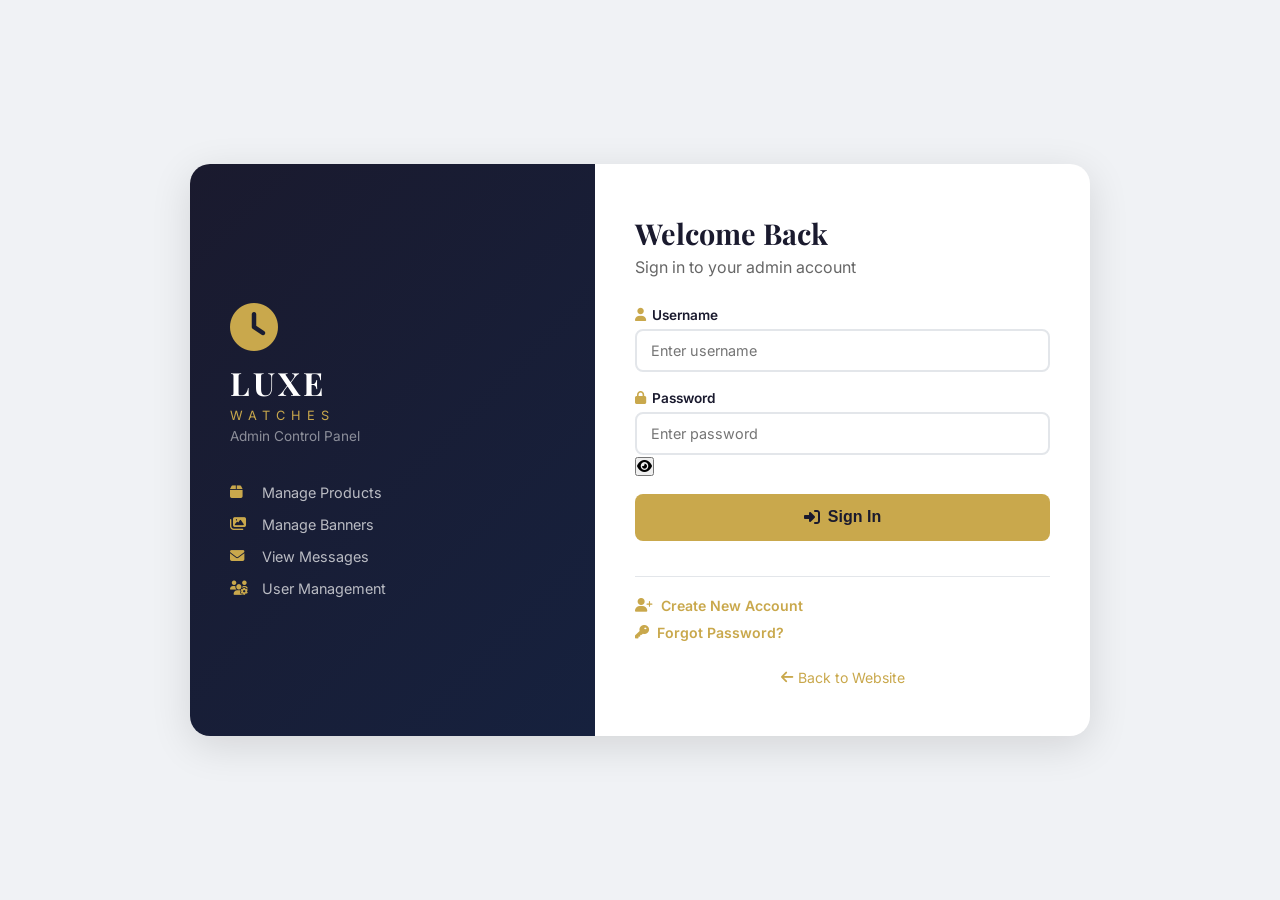
<file: admin/index.html>
<!DOCTYPE html>
<html lang="en">
<head>
    <meta charset="UTF-8">
    <meta name="viewport" content="width=device-width, initial-scale=1.0">
    <title>Admin Login - LUXE WATCHES</title>
    <link rel="stylesheet" href="css/admin.css">
    <link href="https://fonts.googleapis.com/css2?family=Inter:wght@300;400;500;600;700;800&family=Playfair+Display:wght@700;800&display=swap" rel="stylesheet">
    <link rel="stylesheet" href="https://cdnjs.cloudflare.com/ajax/libs/font-awesome/6.5.0/css/all.min.css">
</head>
<body class="login-body">

<div class="login-container">
    <div class="login-left">
        <div class="login-brand">
            <i class="fas fa-clock"></i>
            <h1>LUXE <span>WATCHES</span></h1>
            <p>Admin Control Panel</p>
        </div>
        <div class="login-features">
            <div class="login-feature"><i class="fas fa-box"></i><span>Manage Products</span></div>
            <div class="login-feature"><i class="fas fa-images"></i><span>Manage Banners</span></div>
            <div class="login-feature"><i class="fas fa-envelope"></i><span>View Messages</span></div>
            <div class="login-feature"><i class="fas fa-users-cog"></i><span>User Management</span></div>
        </div>
    </div>
    <div class="login-right">
        <div class="login-form-container">
            <h2>Welcome Back</h2>
            <p class="login-subtitle">Sign in to your admin account</p>
            <form id="loginForm">
                <div class="form-group">
                    <label><i class="fas fa-user"></i> Username</label>
                    <input type="text" id="loginUsername" placeholder="Enter username" required>
                </div>
                <div class="form-group">
                    <label><i class="fas fa-lock"></i> Password</label>
                    <div class="password-wrap">
                        <input type="password" id="loginPassword" placeholder="Enter password" required>
                        <button type="button" id="togglePass">
                            <i class="fas fa-eye"></i>
                        </button>
                    </div>
                </div>
                <button type="submit" id="loginBtn" class="btn-login">
                    <span class="btn-text"><i class="fas fa-sign-in-alt"></i> Sign In</span>
                    <span class="btn-loading" style="display:none;"><i class="fas fa-spinner fa-spin"></i> Signing in...</span>
                </button>
                <div class="login-error" id="loginError" style="display:none;">
                    <i class="fas fa-exclamation-circle"></i>
                    <span id="loginErrorText">Invalid credentials</span>
                </div>
                <div class="login-success" id="loginSuccess" style="display:none;">
                    <i class="fas fa-check-circle"></i>
                    <span>Login successful! Redirecting...</span>
                </div>
            </form>
            <div class="login-links">
                <a href="signup.html" class="auth-link"><i class="fas fa-user-plus"></i> Create New Account</a>
                <a href="forgot-password.html" class="auth-link"><i class="fas fa-key"></i> Forgot Password?</a>
            </div>
            <div class="login-footer">
                <a href="../index.html"><i class="fas fa-arrow-left"></i> Back to Website</a>
            </div>
        </div>
    </div>
</div>

    <script src="../js/config.js"></script>
    <script src="js/admin.js"></script>
    <script src="js/auth.js"></script>
    <script>
        document.addEventListener("DOMContentLoaded", function() {
            if (sessionStorage.getItem("adminLoggedIn") === "true") {
                window.location.href = "dashboard.html";
                return;
            }
            var toggleBtn = document.getElementById("togglePass");
            if (toggleBtn) {
                toggleBtn.addEventListener("click", function() {
                    var inp = document.getElementById("loginPassword");
                    var ico = this.querySelector("i");
                    if (inp.type === "password") { inp.type = "text"; ico.className = "fas fa-eye-slash"; }
                    else { inp.type = "password"; ico.className = "fas fa-eye"; }
                });
            }
            var loginForm = document.getElementById("loginForm");
            if (loginForm) {
                loginForm.addEventListener("submit", function(e) {
                    e.preventDefault();
                    var username = document.getElementById("loginUsername").value.trim();
                    var password = document.getElementById("loginPassword").value;
                    var errorEl = document.getElementById("loginError");
                    var errorText = document.getElementById("loginErrorText");
                    var successEl = document.getElementById("loginSuccess");
                    var btn = document.getElementById("loginBtn");
                    var btnText = btn.querySelector(".btn-text");
                    var btnLoading = btn.querySelector(".btn-loading");
                    errorEl.style.display = "none";
                    if (successEl) { successEl.style.display = "none"; }
                    if (!username || !password) {
                        errorText.textContent = "Please enter username and password";
                        errorEl.style.display = "flex";
                        return;
                    }
                    btnText.style.display = "none";
                    btnLoading.style.display = "inline-flex";
                    btn.disabled = true;
                    loginUser(username, password).then(function(result) {
                        if (result.success) {
                            if (successEl) { successEl.style.display = "flex"; }
                            setTimeout(function() { window.location.href = "dashboard.html"; }, 800);
                        } else {
                            errorText.textContent = result.error || "Invalid credentials";
                            errorEl.style.display = "flex";
                            btnText.style.display = "inline-flex";
                            btnLoading.style.display = "none";
                            btn.disabled = false;
                        }
                    });
                });
            }
        });
    </script>
</body>
</html>
</body>
</html>
</file>
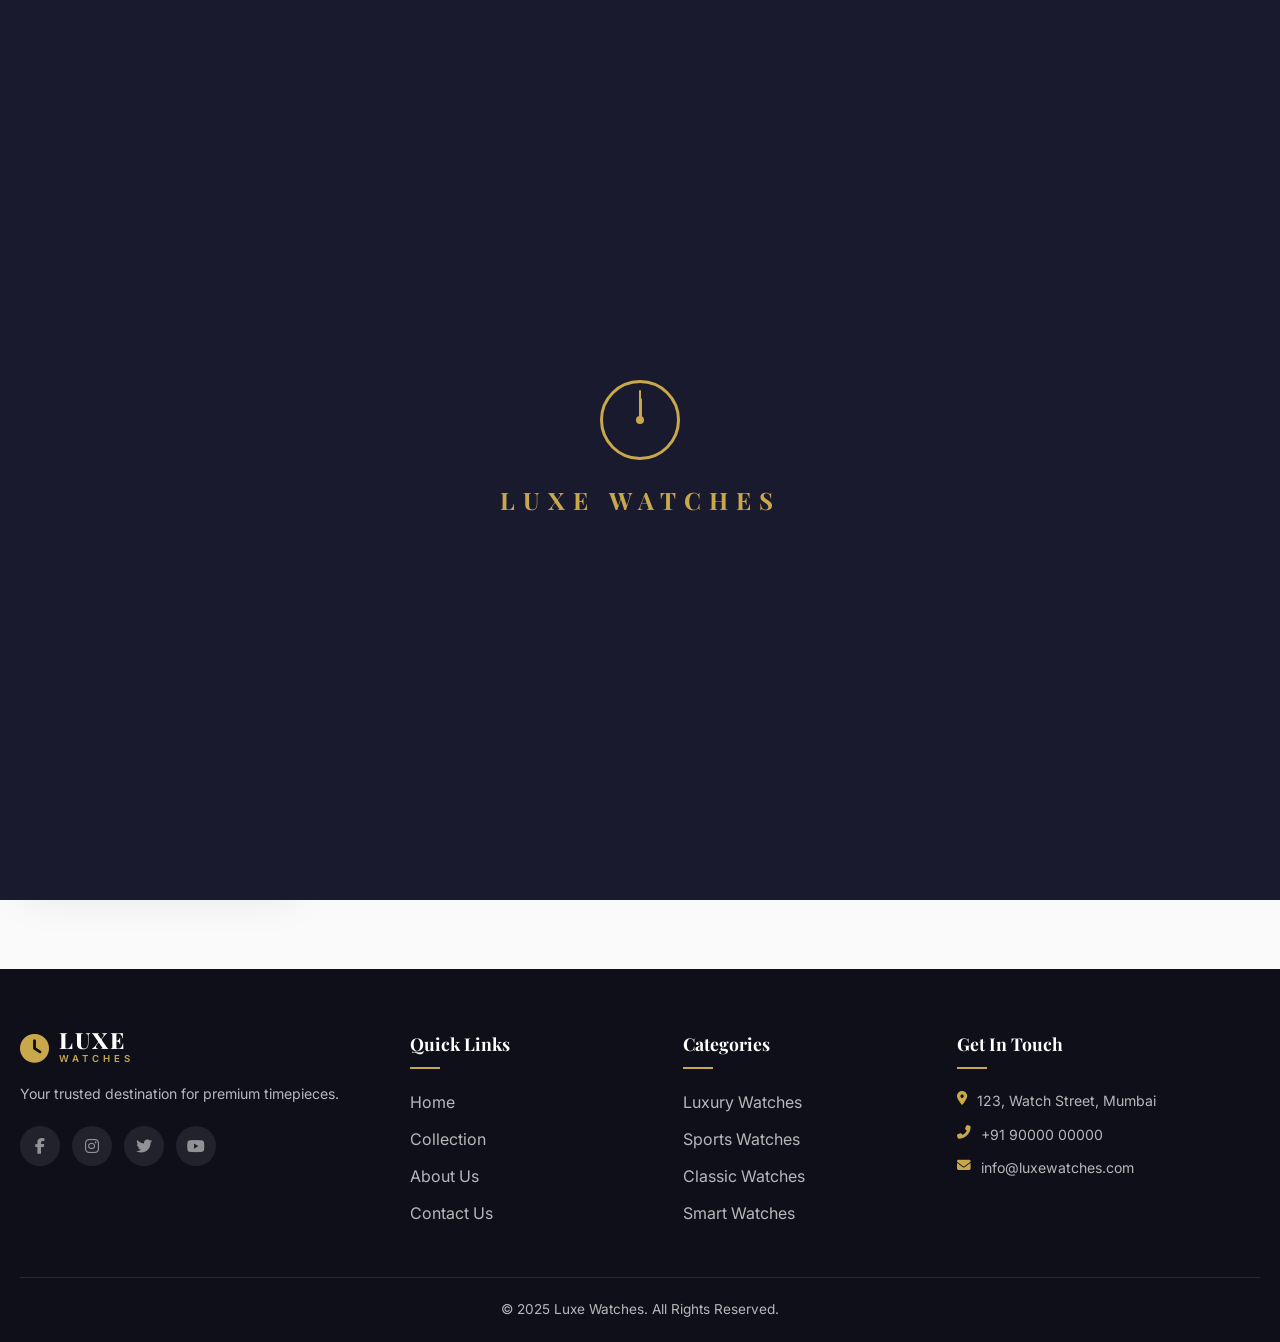
<file: collection.html>
<!DOCTYPE html>
<html lang="en">
<head>
    <meta charset="UTF-8">
    <meta name="viewport" content="width=device-width, initial-scale=1.0">
    <title>Collection - LUXE WATCHES</title>
    <link rel="stylesheet" href="css/style.css">
    <link href="https://fonts.googleapis.com/css2?family=Playfair+Display:wght@400;500;600;700;800;900&family=Inter:wght@300;400;500;600;700&family=Cormorant+Garamond:wght@400;500;600;700&display=swap" rel="stylesheet">
    <link rel="stylesheet" href="https://cdnjs.cloudflare.com/ajax/libs/font-awesome/6.5.0/css/all.min.css">
</head>
<body>

    <!-- Preloader -->
    <div id="preloader">
        <div class="loader-content">
            <div class="watch-loader">
                <div class="watch-face">
                    <div class="watch-hand hour-hand"></div>
                    <div class="watch-hand minute-hand"></div>
                    <div class="watch-center-dot"></div>
                </div>
            </div>
            <p class="loader-text">LUXE WATCHES</p>
        </div>
    </div>

    <!-- Top Bar -->
    <div class="top-bar">
        <div class="container top-bar-inner">
            <div class="top-bar-left">
                <span><i class="fas fa-phone-alt"></i> +91 98765 43210</span>
                <span><i class="fas fa-envelope"></i> info@luxewatches.com</span>
            </div>
            <div class="top-bar-right">
                <span><i class="fas fa-shipping-fast"></i> Free Shipping on Orders Above ₹10,000</span>
                <div class="social-links-top">
                    <a href="#"><i class="fab fa-facebook-f"></i></a>
                    <a href="#"><i class="fab fa-instagram"></i></a>
                    <a href="#"><i class="fab fa-twitter"></i></a>
                </div>
            </div>
        </div>
    </div>

    <!-- Navbar -->
    <nav class="navbar" id="navbar">
        <div class="container nav-inner">
            <a href="index.html" class="logo">
                <i class="fas fa-clock logo-icon"></i>
                <div>
                    <span class="logo-main">LUXE</span>
                    <span class="logo-sub">WATCHES</span>
                </div>
            </a>
            <ul class="nav-links" id="navLinks">
                <li><a href="index.html">Home</a></li>
                <li><a href="collection.html" class="active">Collection</a></li>
                <li><a href="about.html">About Us</a></li>
                <li><a href="contact.html">Contact Us</a></li>
            </ul>
            <div class="nav-actions">
                <a href="https://wa.me/917888525380" class="nav-whatsapp" target="_blank">
                    <i class="fab fa-whatsapp"></i> Chat
                </a>
                <button class="hamburger" id="hamburger">
                    <span></span><span></span><span></span>
                </button>
            </div>
        </div>
    </nav>

    <!-- Page Header -->
    <section class="page-header">
        <div class="page-header-overlay"></div>
        <div class="container">
            <h1>Our Collection</h1>
            <nav class="breadcrumb">
                <a href="index.html">Home</a> <span>/</span> <span>Collection</span>
            </nav>
        </div>
    </section>

    <!-- Collection Section -->
    <section class="section collection-section">
        <div class="container">
            <div class="collection-layout">
                <!-- Sidebar Filters -->
                <aside class="filter-sidebar" id="filterSidebar">
                    <div class="filter-header-mobile">
                        <h3>Filters</h3>
                        <button class="close-filter" id="closeFilter"><i class="fas fa-times"></i></button>
                    </div>
                    
                    <div class="filter-group">
                        <h4><i class="fas fa-tags"></i> Category</h4>
                        <div class="filter-options" id="categoryFilters">
                            <!-- Categories loaded dynamically -->
                        </div>
                    </div>

                    <div class="filter-group">
                        <h4><i class="fas fa-rupee-sign"></i> Price Range</h4>
                        <div class="price-filter">
                            <div class="price-inputs">
                                <div class="price-input-group">
                                    <label>Min (₹)</label>
                                    <input type="number" id="minPrice" placeholder="0" min="0">
                                </div>
                                <span class="price-separator">—</span>
                                <div class="price-input-group">
                                    <label>Max (₹)</label>
                                    <input type="number" id="maxPrice" placeholder="200000" min="0">
                                </div>
                            </div>
                            <button class="btn-apply-price" id="applyPrice">Apply Price Filter</button>
                        </div>
                    </div>

                    <button class="btn-reset-filter" id="resetFilters">
                        <i class="fas fa-redo-alt"></i> Reset All Filters
                    </button>
                </aside>

                <!-- Products Area -->
                <div class="products-area">
                    <div class="products-top-bar">
                        <div class="results-info" id="resultsInfo">Showing all watches</div>
                        <div class="top-bar-actions">
                            <button class="filter-toggle-btn" id="filterToggle">
                                <i class="fas fa-filter"></i> Filters
                            </button>
                            <div class="sort-select">
                                <select id="sortSelect">
                                    <option value="newest">Newest First</option>
                                    <option value="price_low">Price: Low to High</option>
                                    <option value="price_high">Price: High to Low</option>
                                    <option value="name_asc">Name: A to Z</option>
                                </select>
                            </div>
                        </div>
                    </div>

                    <div class="products-grid" id="collectionProducts">
                        <!-- All products loaded here -->
                    </div>

                    <div class="pagination-wrapper" id="collectionPagination"></div>
                </div>
            </div>
        </div>
    </section>

    <!-- Footer -->
    <footer class="footer">
        <div class="container">
            <div class="footer-grid">
                <div class="footer-col brand-col">
                    <div class="footer-logo">
                        <i class="fas fa-clock"></i>
                        <div>
                            <span class="logo-main">LUXE</span>
                            <span class="logo-sub">WATCHES</span>
                        </div>
                    </div>
                    <p>Your trusted destination for premium timepieces.</p>
                    <div class="footer-social">
                        <a href="#"><i class="fab fa-facebook-f"></i></a>
                        <a href="#"><i class="fab fa-instagram"></i></a>
                        <a href="#"><i class="fab fa-twitter"></i></a>
                        <a href="#"><i class="fab fa-youtube"></i></a>
                    </div>
                </div>
                <div class="footer-col">
                    <h4>Quick Links</h4>
                    <ul>
                        <li><a href="index.html">Home</a></li>
                        <li><a href="collection.html">Collection</a></li>
                        <li><a href="about.html">About Us</a></li>
                        <li><a href="contact.html">Contact Us</a></li>
                    </ul>
                </div>
                <div class="footer-col">
                    <h4>Categories</h4>
                    <ul>
                        <li><a href="collection.html?category=Luxury">Luxury Watches</a></li>
                        <li><a href="collection.html?category=Sports">Sports Watches</a></li>
                        <li><a href="collection.html?category=Classic">Classic Watches</a></li>
                        <li><a href="collection.html?category=Smart Watch">Smart Watches</a></li>
                    </ul>
                </div>
                <div class="footer-col">
                    <h4>Get In Touch</h4>
                    <ul class="contact-info">
                        <li><i class="fas fa-map-marker-alt"></i> 123, Watch Street, Mumbai</li>
                        <li><i class="fas fa-phone-alt"></i> +91 90000 00000</li>
                        <li><i class="fas fa-envelope"></i> info@luxewatches.com</li>
                    </ul>
                </div>
            </div>
            <div class="footer-bottom">
                <p>&copy; 2025 Luxe Watches. All Rights Reserved.</p>
            </div>
        </div>
    </footer>

    <a href="https://wa.me/917888525380" class="whatsapp-float" target="_blank">
        <i class="fab fa-whatsapp"></i>
        <span class="pulse-ring"></span>
    </a>
    <button class="scroll-top" id="scrollTop">
        <i class="fas fa-chevron-up"></i>
    </button>

    <script src="js/config.js"></script>
    <script src="js/security.js"></script>
    <script src="js/app.js"></script>
    <script>
        document.addEventListener("DOMContentLoaded", function() {
            initCollection();
        });
    </script>
</body>
</html>
</body>
</html>
</file>
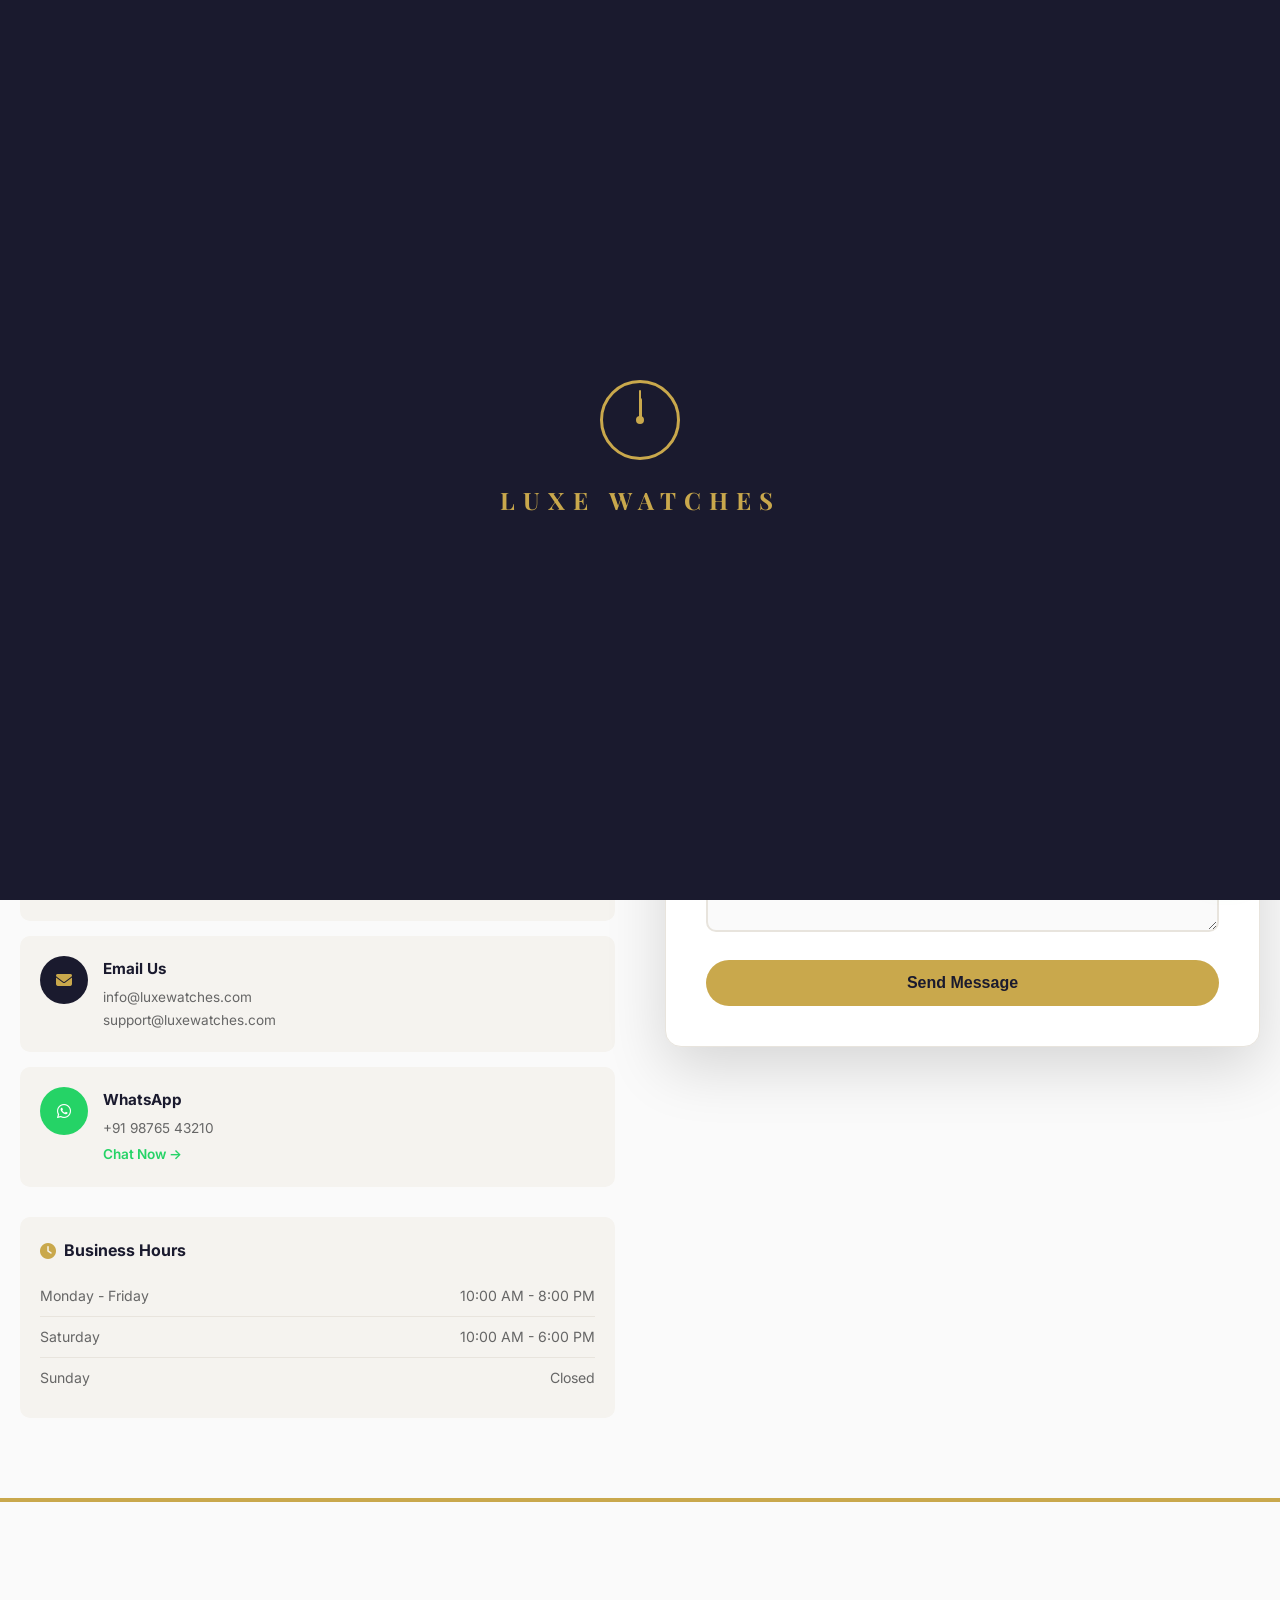
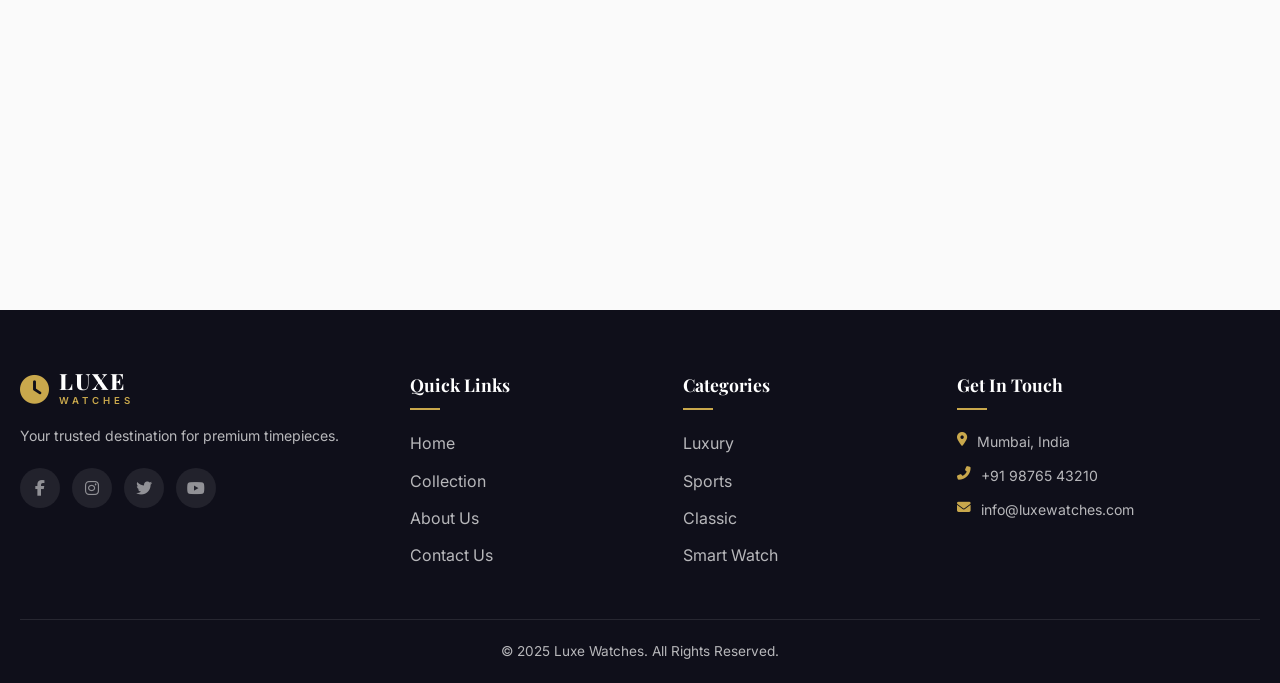
<file: contact.html>
<!DOCTYPE html>
<html lang="en">
<head>
    <meta charset="UTF-8">
    <meta name="viewport" content="width=device-width, initial-scale=1.0">
    <title>Contact Us - LUXE WATCHES</title>
    <link rel="stylesheet" href="css/style.css">
    <link href="https://fonts.googleapis.com/css2?family=Playfair+Display:wght@400;500;600;700;800;900&family=Inter:wght@300;400;500;600;700&family=Cormorant+Garamond:wght@400;500;600;700&display=swap" rel="stylesheet">
    <link rel="stylesheet" href="https://cdnjs.cloudflare.com/ajax/libs/font-awesome/6.5.0/css/all.min.css">
</head>
<body>

    <div id="preloader">
        <div class="loader-content">
            <div class="watch-loader"><div class="watch-face"><div class="watch-hand hour-hand"></div><div class="watch-hand minute-hand"></div><div class="watch-center-dot"></div></div></div>
            <p class="loader-text">LUXE WATCHES</p>
        </div>
    </div>

    <div class="top-bar">
        <div class="container top-bar-inner">
            <div class="top-bar-left"><span><i class="fas fa-phone-alt"></i> +91 98765 43210</span><span><i class="fas fa-envelope"></i> info@luxewatches.com</span></div>
            <div class="top-bar-right"><span><i class="fas fa-shipping-fast"></i> Free Shipping on Orders Above ₹10,000</span><div class="social-links-top"><a href="#"><i class="fab fa-facebook-f"></i></a><a href="#"><i class="fab fa-instagram"></i></a><a href="#"><i class="fab fa-twitter"></i></a></div></div>
        </div>
    </div>

    <nav class="navbar" id="navbar">
        <div class="container nav-inner">
            <a href="index.html" class="logo"><i class="fas fa-clock logo-icon"></i><div><span class="logo-main">LUXE</span><span class="logo-sub">WATCHES</span></div></a>
            <ul class="nav-links" id="navLinks">
                <li><a href="index.html">Home</a></li>
                <li><a href="collection.html">Collection</a></li>
                <li><a href="about.html">About Us</a></li>
                <li><a href="contact.html" class="active">Contact Us</a></li>
            </ul>
            <div class="nav-actions">
                <a href="https://wa.me/917888525380" class="nav-whatsapp" target="_blank"><i class="fab fa-whatsapp"></i> Chat</a>
                <button class="hamburger" id="hamburger"><span></span><span></span><span></span></button>
            </div>
        </div>
    </nav>

    <section class="page-header">
        <div class="page-header-overlay"></div>
        <div class="container">
            <h1>Contact Us</h1>
            <nav class="breadcrumb"><a href="index.html">Home</a> <span>/</span> <span>Contact Us</span></nav>
        </div>
    </section>

    <!-- Contact Section -->
    <section class="section contact-section">
        <div class="container">
            <div class="contact-grid">
                <div class="contact-info-area">
                    <span class="section-tag">✦ Reach Out</span>
                    <h2>Let's Start a Conversation</h2>
                    <p>Have questions about our watches? Want to know more about a specific timepiece? We'd love to hear from you. Reach out via any of the channels below.</p>

                    <div class="contact-cards">
                        <div class="contact-card">
                            <div class="contact-card-icon"><i class="fas fa-map-marker-alt"></i></div>
                            <div>
                                <h4>Visit Us</h4>
                                <p>123, Watch Street, Andheri West, Mumbai, Maharashtra 400058</p>
                            </div>
                        </div>
                        <div class="contact-card">
                            <div class="contact-card-icon"><i class="fas fa-phone-alt"></i></div>
                            <div>
                                <h4>Call Us</h4>
                                <p>+91 98765 43210</p>
                                <p>+91 98765 43211</p>
                            </div>
                        </div>
                        <div class="contact-card">
                            <div class="contact-card-icon"><i class="fas fa-envelope"></i></div>
                            <div>
                                <h4>Email Us</h4>
                                <p>info@luxewatches.com</p>
                                <p>support@luxewatches.com</p>
                            </div>
                        </div>
                        <div class="contact-card">
                            <div class="contact-card-icon whatsapp-icon"><i class="fab fa-whatsapp"></i></div>
                            <div>
                                <h4>WhatsApp</h4>
                                <p>+91 98765 43210</p>
                                <a href="https://wa.me/917888525380" target="_blank" class="wa-link">Chat Now →</a>
                            </div>
                        </div>
                    </div>

                    <div class="business-hours">
                        <h4><i class="fas fa-clock"></i> Business Hours</h4>
                        <ul>
                            <li><span>Monday - Friday</span><span>10:00 AM - 8:00 PM</span></li>
                            <li><span>Saturday</span><span>10:00 AM - 6:00 PM</span></li>
                            <li><span>Sunday</span><span>Closed</span></li>
                        </ul>
                    </div>
                </div>

                <div class="contact-form-area">
                    <div class="form-card">
                        <h3>Send Us a Message</h3>
                        <p>Fill out the form below and we'll get back to you within 24 hours.</p>
                        <form id="contactForm">
                            <div class="form-group">
                                <label for="name"><i class="fas fa-user"></i> Your Name</label>
                                <input type="text" id="name" name="name" required placeholder="Enter your full name">
                            </div>
                            <div class="form-row">
                                <div class="form-group">
                                    <label for="email"><i class="fas fa-envelope"></i> Email Address</label>
                                    <input type="email" id="email" name="email" required placeholder="your@email.com">
                                </div>
                                <div class="form-group">
                                    <label for="phone"><i class="fas fa-phone"></i> Phone Number</label>
                                    <input type="tel" id="phone" name="phone" placeholder="+91 XXXXX XXXXX">
                                </div>
                            </div>
                            <div class="form-group">
                                <label for="message"><i class="fas fa-comment-dots"></i> Your Message</label>
                                <textarea id="message" name="message" rows="5" required placeholder="How can we help you?"></textarea>
                            </div>
                            <button type="submit" class="btn-primary btn-full" id="submitBtn">
                                <span class="btn-text">Send Message</span>
                                <span class="btn-loading" style="display:none"><i class="fas fa-spinner fa-spin"></i> Sending...</span>
                            </button>
                        </form>
                        <div id="formSuccess" class="form-success" style="display:none">
                            <i class="fas fa-check-circle"></i>
                            <h4>Message Sent Successfully!</h4>
                            <p>We'll get back to you within 24 hours.</p>
                        </div>
                    </div>
                </div>
            </div>
        </div>
    </section>

    <!-- Map Section -->
    <section class="map-section">
        <iframe src="https://www.google.com/maps/embed?pb=!1m18!1m12!1m3!1d241317.11609823277!2d72.74109995709657!3d19.08219783958221!2m3!1f0!2f0!3f0!3m2!1i1024!2i768!4f13.1!3m3!1m2!1s0x3be7c6306644edc1%3A0x5da4ed8f8d648c69!2sMumbai%2C%20Maharashtra!5e0!3m2!1sen!2sin!4v1700000000000!5m2!1sen!2sin" width="100%" height="400" style="border:0;" allowfullscreen="" loading="lazy"></iframe>
    </section>

    <footer class="footer">
        <div class="container">
            <div class="footer-grid">
                <div class="footer-col brand-col">
                    <div class="footer-logo"><i class="fas fa-clock"></i><div><span class="logo-main">LUXE</span><span class="logo-sub">WATCHES</span></div></div>
                    <p>Your trusted destination for premium timepieces.</p>
                    <div class="footer-social"><a href="#"><i class="fab fa-facebook-f"></i></a><a href="#"><i class="fab fa-instagram"></i></a><a href="#"><i class="fab fa-twitter"></i></a><a href="#"><i class="fab fa-youtube"></i></a></div>
                </div>
                <div class="footer-col"><h4>Quick Links</h4><ul><li><a href="index.html">Home</a></li><li><a href="collection.html">Collection</a></li><li><a href="about.html">About Us</a></li><li><a href="contact.html">Contact Us</a></li></ul></div>
                <div class="footer-col"><h4>Categories</h4><ul><li><a href="collection.html?category=Luxury">Luxury</a></li><li><a href="collection.html?category=Sports">Sports</a></li><li><a href="collection.html?category=Classic">Classic</a></li><li><a href="collection.html?category=Smart Watch">Smart Watch</a></li></ul></div>
                <div class="footer-col"><h4>Get In Touch</h4><ul class="contact-info"><li><i class="fas fa-map-marker-alt"></i> Mumbai, India</li><li><i class="fas fa-phone-alt"></i> +91 98765 43210</li><li><i class="fas fa-envelope"></i> info@luxewatches.com</li></ul></div>
            </div>
            <div class="footer-bottom"><p>&copy; 2025 Luxe Watches. All Rights Reserved.</p></div>
        </div>
    </footer>

    <a href="https://wa.me/917888525380" class="whatsapp-float" target="_blank">
        <i class="fab fa-whatsapp"></i>
        <span class="pulse-ring"></span>
    </a>
    <button class="scroll-top" id="scrollTop">
        <i class="fas fa-chevron-up"></i>
    </button>

    <script src="js/config.js"></script>
    <script src="js/security.js"></script>
    <script src="js/app.js"></script>
    <script>
        document.addEventListener("DOMContentLoaded", function() {
            initContactForm();
        });
    </script>
</body>
</html>
</body>
</html>
</file>
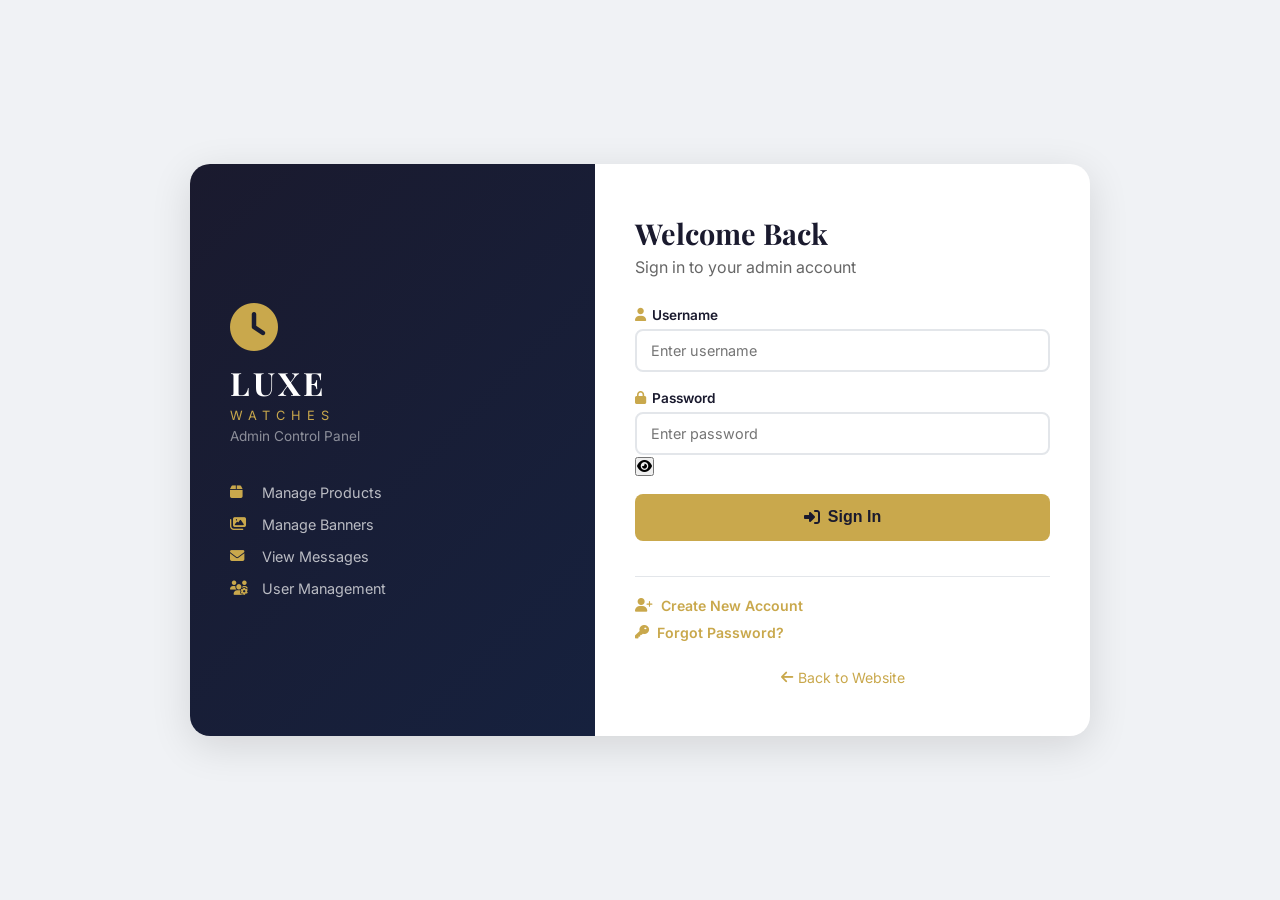
<file: admin/banners.html>
<!DOCTYPE html>
<html lang="en">
<head>
    <meta charset="UTF-8">
    <meta name="viewport" content="width=device-width, initial-scale=1.0">
    <title>Banners - LUXE WATCHES Admin</title>
    <link rel="stylesheet" href="css/admin.css">
    <link href="https://fonts.googleapis.com/css2?family=Inter:wght@300;400;500;600;700;800&family=Playfair+Display:wght@700;800&display=swap" rel="stylesheet">
    <link rel="stylesheet" href="https://cdnjs.cloudflare.com/ajax/libs/font-awesome/6.5.0/css/all.min.css">
</head>
<body>

<aside class="sidebar" id="sidebar">
    <div class="sidebar-header">
        <div class="sidebar-logo"><i class="fas fa-clock"></i><div><span class="logo-main">LUXE</span><span class="logo-sub">ADMIN</span></div></div>
        <button class="sidebar-close" id="sidebarClose"><i class="fas fa-times"></i></button>
    </div>
    <nav class="sidebar-nav">
        <a href="dashboard.html" class="nav-item"><i class="fas fa-tachometer-alt"></i><span>Dashboard</span></a>
        <a href="products.html" class="nav-item"><i class="fas fa-box"></i><span>Products</span></a>
        <a href="banners.html" class="nav-item active"><i class="fas fa-images"></i><span>Banners</span></a>
        <a href="messages.html" class="nav-item"><i class="fas fa-envelope"></i><span>Messages</span></a>
        <div class="nav-divider"></div>
        <a href="profile.html" class="nav-item"><i class="fas fa-user"></i><span>Profile</span></a>
        <a href="change-password.html" class="nav-item"><i class="fas fa-key"></i><span>Change Password</span></a>
        <a href="manage-users.html" class="nav-item"><i class="fas fa-users-cog"></i><span>Manage Users</span></a>
        <div class="nav-divider"></div>
        <a href="../index.html" target="_blank" class="nav-item"><i class="fas fa-globe"></i><span>View Website</span></a>
        <a href="#" class="nav-item" id="logoutBtn"><i class="fas fa-sign-out-alt"></i><span>Logout</span></a>
    </nav>
</aside>

<main class="main-content">
    <header class="topbar">
        <div class="topbar-left">
            <button class="menu-toggle" id="menuToggle"><i class="fas fa-bars"></i></button>
            <h2>Banners Management</h2>
        </div>
        <div class="topbar-right">
            <button class="btn-add" id="addBannerBtn"><i class="fas fa-plus"></i> Add Banner</button>
        </div>
    </header>
    <div class="content-area">
        <div class="info-box">
            <i class="fas fa-info-circle"></i>
            <p>Banners appear on homepage slider. Use Sort Order to control sequence.</p>
        </div>
        <div class="banners-grid" id="bannersGrid">
            <div class="loading-spinner"><i class="fas fa-spinner fa-spin"></i> Loading...</div>
        </div>
    </div>
</main>

<div class="modal-overlay" id="bannerModal">
    <div class="modal">
        <div class="modal-header">
            <h3 id="bannerModalTitle"><i class="fas fa-image"></i> Add Banner</h3>
            <button class="modal-close" id="closeBannerModal"><i class="fas fa-times"></i></button>
        </div>
        <div class="modal-body">
            <form id="bannerForm">
                <input type="hidden" id="bannerId">
                <div class="form-group">
                    <label>Banner Image URL *</label>
                    <input type="url" id="bannerImageUrl" required placeholder="https://images.unsplash.com/...">
                    <div class="image-preview-wrap">
                        <div class="image-preview banner-preview" id="bannerImagePreview">
                            <i class="fas fa-image"></i><span>Banner Preview</span>
                        </div>
                    </div>
                </div>
                <div class="form-row">
                    <div class="form-group">
                        <label>Title</label>
                        <input type="text" id="bannerTitle" placeholder="e.g. Luxury Timepieces">
                    </div>
                    <div class="form-group">
                        <label>Sort Order</label>
                        <input type="number" id="bannerOrder" min="0" value="0">
                    </div>
                </div>
                <div class="form-group">
                    <label>Subtitle</label>
                    <input type="text" id="bannerSubtitle" placeholder="e.g. Discover Our Collection">
                </div>
                <div class="form-group">
                    <label>Active?</label>
                    <div class="toggle-switch-wrap">
                        <label class="toggle-switch">
                            <input type="checkbox" id="bannerActive" checked>
                            <span class="toggle-slider"></span>
                        </label>
                        <span class="toggle-label" id="bannerActiveLabel">Active</span>
                    </div>
                </div>
                <div class="form-actions">
                    <button type="button" class="btn-cancel" id="cancelBanner">Cancel</button>
                    <button type="submit" class="btn-save">
                        <span class="btn-text"><i class="fas fa-save"></i> Save Banner</span>
                        <span class="btn-loading" style="display:none;"><i class="fas fa-spinner fa-spin"></i> Saving...</span>
                    </button>
                </div>
            </form>
        </div>
    </div>
</div>

<div class="modal-overlay" id="deleteBannerModal">
    <div class="modal modal-sm">
        <div class="modal-header modal-header-danger">
            <h3><i class="fas fa-exclamation-triangle"></i> Delete Banner</h3>
        </div>
        <div class="modal-body text-center">
            <p style="margin-bottom:20px;">Delete this banner permanently?</p>
            <div class="form-actions" style="justify-content:center;">
                <button class="btn-cancel" id="cancelBannerDelete">Cancel</button>
                <button class="btn-delete" id="confirmBannerDelete"><i class="fas fa-trash"></i> Delete</button>
            </div>
        </div>
    </div>
</div>

<div class="toast-container" id="toastContainer"></div>

    <script src="../js/config.js"></script>
    <script src="js/admin.js"></script>
    <script src="js/auth.js"></script>
    <script>
        document.addEventListener("DOMContentLoaded", function() {
            checkAuth();

            var deleteBannerId = null;

            document.getElementById("addBannerBtn").addEventListener("click", function() { openBannerModal(null); });
            document.getElementById("closeBannerModal").addEventListener("click", closeBannerModal);
            document.getElementById("cancelBanner").addEventListener("click", closeBannerModal);
            document.getElementById("bannerModal").addEventListener("click", function(e) { if (e.target === this) { closeBannerModal(); } });

            document.getElementById("bannerImageUrl").addEventListener("input", function() {
                var preview = document.getElementById("bannerImagePreview");
                if (this.value) {
                    preview.innerHTML = "<img src=\"" + this.value + "\" alt=\"Preview\" style=\"width:100%;height:100%;object-fit:cover;\">";
                } else {
                    preview.innerHTML = "<i class=\"fas fa-image\"></i><span>Banner Preview</span>";
                }
            });

            document.getElementById("bannerActive").addEventListener("change", function() {
                document.getElementById("bannerActiveLabel").textContent = this.checked ? "Active" : "Inactive";
            });

            document.getElementById("cancelBannerDelete").addEventListener("click", function() {
                document.getElementById("deleteBannerModal").classList.remove("active");
            });

            document.getElementById("confirmBannerDelete").addEventListener("click", function() {
                if (!deleteBannerId) { return; }
                adminDelete("banners", deleteBannerId).then(function(ok) {
                    if (ok) { showToast("Deleted!", "success"); loadBanners(); }
                    else { showToast("Failed!", "error"); }
                    document.getElementById("deleteBannerModal").classList.remove("active");
                    deleteBannerId = null;
                });
            });

            document.getElementById("bannerForm").addEventListener("submit", function(e) {
                e.preventDefault();
                saveBanner();
            });

            function openBannerModal(banner) {
                document.getElementById("bannerForm").reset();
                document.getElementById("bannerImagePreview").innerHTML = "<i class=\"fas fa-image\"></i><span>Banner Preview</span>";
                document.getElementById("bannerActive").checked = true;
                document.getElementById("bannerActiveLabel").textContent = "Active";
                if (banner) {
                    document.getElementById("bannerModalTitle").innerHTML = "<i class=\"fas fa-edit\"></i> Edit Banner";
                    document.getElementById("bannerId").value = banner.id;
                    document.getElementById("bannerImageUrl").value = banner.image_url || "";
                    document.getElementById("bannerTitle").value = banner.title || "";
                    document.getElementById("bannerSubtitle").value = banner.subtitle || "";
                    document.getElementById("bannerOrder").value = banner.sort_order || 0;
                    document.getElementById("bannerActive").checked = banner.is_active ? true : false;
                    document.getElementById("bannerActiveLabel").textContent = banner.is_active ? "Active" : "Inactive";
                    if (banner.image_url) {
                        document.getElementById("bannerImagePreview").innerHTML = "<img src=\"" + banner.image_url + "\" alt=\"Preview\" style=\"width:100%;height:100%;object-fit:cover;\">";
                    }
                } else {
                    document.getElementById("bannerModalTitle").innerHTML = "<i class=\"fas fa-plus-circle\"></i> Add New Banner";
                    document.getElementById("bannerId").value = "";
                }
                document.getElementById("bannerModal").classList.add("active");
            }

            function closeBannerModal() {
                document.getElementById("bannerModal").classList.remove("active");
            }

            function saveBanner() {
                var id = document.getElementById("bannerId").value;
                var body = {
                    image_url: document.getElementById("bannerImageUrl").value.trim(),
                    title: document.getElementById("bannerTitle").value.trim(),
                    subtitle: document.getElementById("bannerSubtitle").value.trim(),
                    sort_order: parseInt(document.getElementById("bannerOrder").value) || 0,
                    is_active: document.getElementById("bannerActive").checked
                };
                var promise = id ? adminUpdate("banners", id, body) : adminInsert("banners", body);
                promise.then(function(ok) {
                    if (ok) { showToast(id ? "Updated!" : "Added!", "success"); closeBannerModal(); loadBanners(); }
                    else { showToast("Failed!", "error"); }
                });
            }

            window.editBanner = function(id) {
                adminQuery("banners", { filters: ["id=eq." + id] }).then(function(r) {
                    if (r.data && r.data.length > 0) { openBannerModal(r.data[0]); }
                });
            };

            window.toggleBanner = function(id, currentStatus) {
                adminUpdate("banners", id, { is_active: !currentStatus }).then(function(ok) {
                    if (ok) { showToast(currentStatus ? "Hidden!" : "Activated!", "success"); loadBanners(); }
                });
            };

            window.deleteBanner = function(id) {
                deleteBannerId = id;
                document.getElementById("deleteBannerModal").classList.add("active");
            };

            function loadBanners() {
                var grid = document.getElementById("bannersGrid");
                grid.innerHTML = "<div class=\"loading-spinner\"><i class=\"fas fa-spinner fa-spin\"></i> Loading...</div>";
                adminQuery("banners", { order: "sort_order.asc" }).then(function(result) {
                    var data = result.data;
                    if (!data || data.length === 0) {
                        grid.innerHTML = "<div class=\"empty-state\"><i class=\"fas fa-images\"></i><h3>No Banners</h3></div>";
                        return;
                    }
                    var html = "";
                    for (var i = 0; i < data.length; i++) {
                        var b = data[i];
                        html += "<div class=\"banner-card " + (b.is_active ? "" : "inactive") + "\">"
                            + "<div class=\"banner-card-img\">"
                            + "<img src=\"" + b.image_url + "\" alt=\"Banner\" onerror=\"this.src='https://via.placeholder.com/400x200'\">"
                            + "<div class=\"banner-card-overlay\">"
                            + "<span class=\"badge " + (b.is_active ? "badge-green" : "badge-red") + "\">" + (b.is_active ? "Active" : "Inactive") + "</span>"
                            + "<span class=\"badge badge-blue\">Order: " + b.sort_order + "</span>"
                            + "</div></div>"
                            + "<div class=\"banner-card-info\">"
                            + "<h4>" + (b.title || "No Title") + "</h4>"
                            + "<p>" + (b.subtitle || "No subtitle") + "</p>"
                            + "<div class=\"banner-card-actions\">"
                            + "<button class=\"action-btn edit-btn\" onclick=\"editBanner(" + b.id + ")\"><i class=\"fas fa-edit\"></i> Edit</button>"
                            + "<button class=\"action-btn " + (b.is_active ? "warn-btn" : "success-btn") + "\" onclick=\"toggleBanner(" + b.id + ", " + b.is_active + ")\"><i class=\"fas fa-" + (b.is_active ? "eye-slash" : "eye") + "\"></i> " + (b.is_active ? "Hide" : "Show") + "</button>"
                            + "<button class=\"action-btn delete-btn\" onclick=\"deleteBanner(" + b.id + ")\"><i class=\"fas fa-trash\"></i> Delete</button>"
                            + "</div></div></div>";
                    }
                    grid.innerHTML = html;
                });
            }

            loadBanners();
        });
    </script>
</body>
</html>
</body>
</html>
</file>
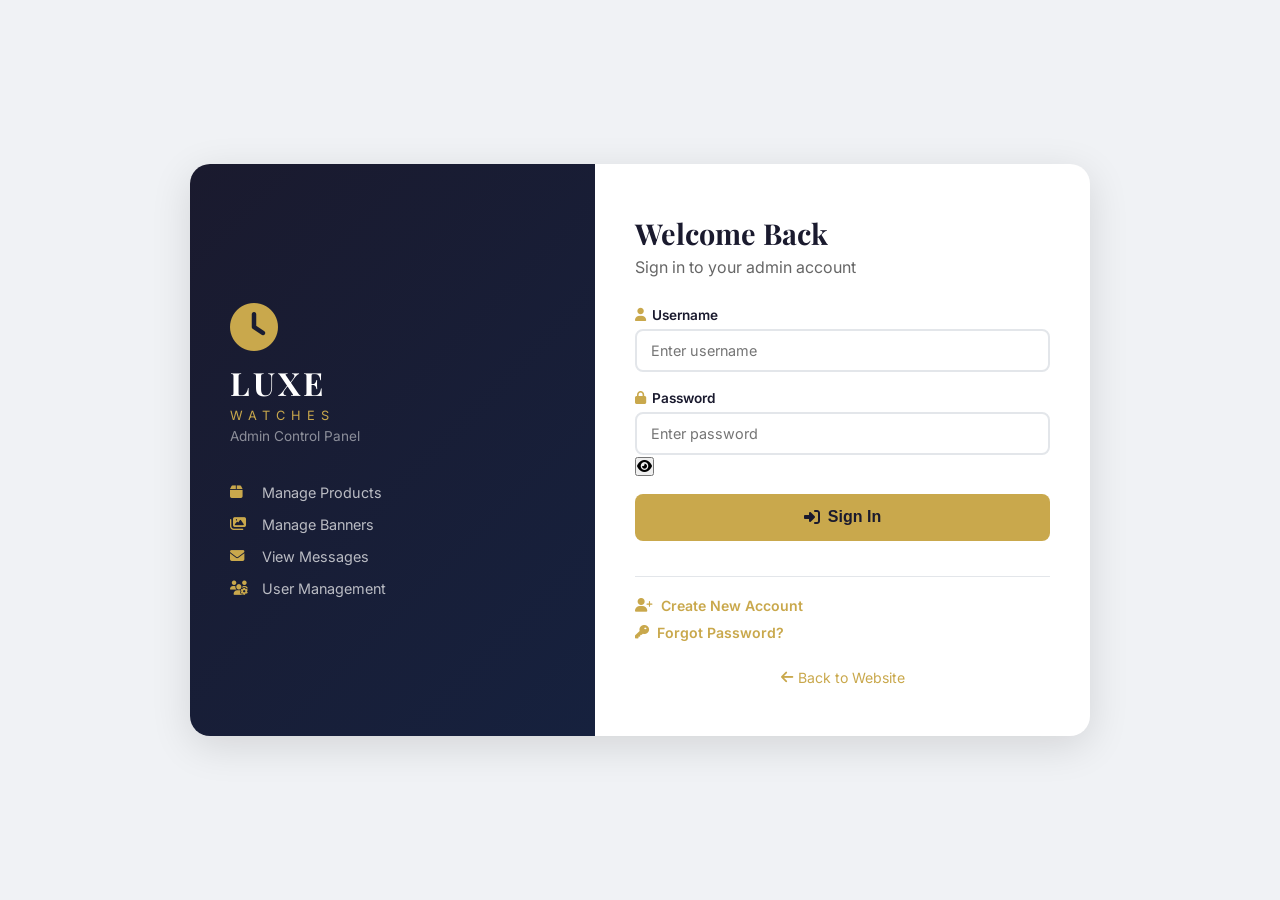
<file: admin/change-password.html>
<!DOCTYPE html>
<html lang="en">
<head>
    <meta charset="UTF-8">
    <meta name="viewport" content="width=device-width, initial-scale=1.0">
    <title>Change Password - LUXE WATCHES Admin</title>
    <link rel="stylesheet" href="css/admin.css">
    <link href="https://fonts.googleapis.com/css2?family=Inter:wght@300;400;500;600;700;800&family=Playfair+Display:wght@700;800&display=swap" rel="stylesheet">
    <link rel="stylesheet" href="https://cdnjs.cloudflare.com/ajax/libs/font-awesome/6.5.0/css/all.min.css">
</head>
<body>

<aside class="sidebar" id="sidebar">
    <div class="sidebar-header">
        <div class="sidebar-logo">
            <i class="fas fa-clock"></i>
            <div><span class="logo-main">LUXE</span><span class="logo-sub">ADMIN</span></div>
        </div>
        <button class="sidebar-close" id="sidebarClose"><i class="fas fa-times"></i></button>
    </div>
    <nav class="sidebar-nav">
        <a href="dashboard.html" class="nav-item"><i class="fas fa-tachometer-alt"></i><span>Dashboard</span></a>
        <a href="products.html" class="nav-item"><i class="fas fa-box"></i><span>Products</span></a>
        <a href="banners.html" class="nav-item"><i class="fas fa-images"></i><span>Banners</span></a>
        <a href="messages.html" class="nav-item"><i class="fas fa-envelope"></i><span>Messages</span></a>
        <div class="nav-divider"></div>
        <a href="profile.html" class="nav-item"><i class="fas fa-user"></i><span>Profile</span></a>
        <a href="change-password.html" class="nav-item active"><i class="fas fa-key"></i><span>Change Password</span></a>
        <a href="manage-users.html" class="nav-item"><i class="fas fa-users-cog"></i><span>Manage Users</span></a>
        <div class="nav-divider"></div>
        <a href="#" class="nav-item" id="logoutBtn"><i class="fas fa-sign-out-alt"></i><span>Logout</span></a>
    </nav>
</aside>

<main class="main-content">
    <header class="topbar">
        <div class="topbar-left">
            <button class="menu-toggle" id="menuToggle"><i class="fas fa-bars"></i></button>
            <h2>Change Password</h2>
        </div>
        <div class="topbar-right">
            <div class="admin-info">
                <div class="admin-avatar"><i class="fas fa-user-shield"></i></div>
                <span id="adminName">Admin</span>
            </div>
        </div>
    </header>

    <div class="content-area">
        <div class="auth-card">
            <div class="auth-card-header">
                <div class="auth-icon"><i class="fas fa-key"></i></div>
                <h3>Change Your Password</h3>
                <p>For security, enter your current password to set a new one</p>
            </div>

            <form id="changePasswordForm">
                <div class="form-group">
                    <label><i class="fas fa-lock"></i> Current Password *</label>
                    <div class="password-wrap">
                        <input type="password" id="currentPassword" placeholder="Enter current password" required>
                        <button type="button" class="toggle-pass" onclick="togglePassword('currentPassword', this)">
                            <i class="fas fa-eye"></i>
                        </button>
                    </div>
                </div>

                <div class="form-group">
                    <label><i class="fas fa-lock"></i> New Password *</label>
                    <div class="password-wrap">
                        <input type="password" id="newPassword" placeholder="Enter new password" required>
                        <button type="button" class="toggle-pass" onclick="togglePassword('newPassword', this)">
                            <i class="fas fa-eye"></i>
                        </button>
                    </div>
                    <div class="password-strength" id="passStrength"></div>
                </div>

                <div class="form-group">
                    <label><i class="fas fa-lock"></i> Confirm New Password *</label>
                    <div class="password-wrap">
                        <input type="password" id="confirmNewPassword" placeholder="Confirm new password" required>
                        <button type="button" class="toggle-pass" onclick="togglePassword('confirmNewPassword', this)">
                            <i class="fas fa-eye"></i>
                        </button>
                    </div>
                </div>

                <div class="password-rules">
                    <h4><i class="fas fa-info-circle"></i> Password Requirements:</h4>
                    <ul>
                        <li id="rule1"><i class="fas fa-circle"></i> At least 6 characters</li>
                        <li id="rule2"><i class="fas fa-circle"></i> At least one letter</li>
                        <li id="rule3"><i class="fas fa-circle"></i> At least one number</li>
                        <li id="rule4"><i class="fas fa-circle"></i> Passwords must match</li>
                    </ul>
                </div>

                <button type="submit" class="btn-save btn-full" id="changePassBtn">
                    <span class="btn-text"><i class="fas fa-save"></i> Update Password</span>
                    <span class="btn-loading" style="display:none;"><i class="fas fa-spinner fa-spin"></i> Updating...</span>
                </button>
            </form>

            <div class="auth-result" id="changeResult" style="display:none;"></div>
        </div>
    </div>
</main>

<div class="toast-container" id="toastContainer"></div>

<!DOCTYPE html>
<html lang="en">
<head>
    <meta charset="UTF-8">
    <meta name="viewport" content="width=device-width, initial-scale=1.0">
    <title>Change Password - LUXE WATCHES Admin</title>
    <link rel="stylesheet" href="css/admin.css">
    <link href="https://fonts.googleapis.com/css2?family=Inter:wght@300;400;500;600;700;800&family=Playfair+Display:wght@700;800&display=swap" rel="stylesheet">
    <link rel="stylesheet" href="https://cdnjs.cloudflare.com/ajax/libs/font-awesome/6.5.0/css/all.min.css">
</head>
<body>

<aside class="sidebar" id="sidebar">
    <div class="sidebar-header">
        <div class="sidebar-logo"><i class="fas fa-clock"></i><div><span class="logo-main">LUXE</span><span class="logo-sub">ADMIN</span></div></div>
        <button class="sidebar-close" id="sidebarClose"><i class="fas fa-times"></i></button>
    </div>
    <nav class="sidebar-nav">
        <a href="dashboard.html" class="nav-item"><i class="fas fa-tachometer-alt"></i><span>Dashboard</span></a>
        <a href="products.html" class="nav-item"><i class="fas fa-box"></i><span>Products</span></a>
        <a href="banners.html" class="nav-item"><i class="fas fa-images"></i><span>Banners</span></a>
        <a href="messages.html" class="nav-item"><i class="fas fa-envelope"></i><span>Messages</span></a>
        <div class="nav-divider"></div>
        <a href="profile.html" class="nav-item"><i class="fas fa-user"></i><span>Profile</span></a>
        <a href="change-password.html" class="nav-item active"><i class="fas fa-key"></i><span>Change Password</span></a>
        <a href="manage-users.html" class="nav-item"><i class="fas fa-users-cog"></i><span>Manage Users</span></a>
        <div class="nav-divider"></div>
        <a href="../index.html" target="_blank" class="nav-item"><i class="fas fa-globe"></i><span>View Website</span></a>
        <a href="#" class="nav-item" id="logoutBtn"><i class="fas fa-sign-out-alt"></i><span>Logout</span></a>
    </nav>
</aside>

<main class="main-content">
    <header class="topbar">
        <div class="topbar-left">
            <button class="menu-toggle" id="menuToggle"><i class="fas fa-bars"></i></button>
            <h2>Change Password</h2>
        </div>
        <div class="topbar-right">
            <div class="admin-info">
                <div class="admin-avatar"><i class="fas fa-user-shield"></i></div>
                <span id="adminName">Admin</span>
            </div>
        </div>
    </header>

    <div class="content-area">
        <div class="auth-card">
            <div class="auth-card-header">
                <div class="auth-icon"><i class="fas fa-key"></i></div>
                <h3>Change Your Password</h3>
                <p>Enter your current password to set a new one</p>
            </div>

            <form id="changePasswordForm">
                <div class="form-group">
                    <label><i class="fas fa-lock"></i> Current Password *</label>
                    <div class="password-wrap">
                        <input type="password" id="currentPassword" placeholder="Enter current password" required>
                        <button type="button" id="toggle1"><i class="fas fa-eye"></i></button>
                    </div>
                </div>

                <div class="form-group">
                    <label><i class="fas fa-lock"></i> New Password *</label>
                    <div class="password-wrap">
                        <input type="password" id="newPassword" placeholder="Enter new password" required>
                        <button type="button" id="toggle2"><i class="fas fa-eye"></i></button>
                    </div>
                    <div class="password-strength" id="passStrength"></div>
                </div>

                <div class="form-group">
                    <label><i class="fas fa-lock"></i> Confirm New Password *</label>
                    <div class="password-wrap">
                        <input type="password" id="confirmNewPassword" placeholder="Confirm new password" required>
                        <button type="button" id="toggle3"><i class="fas fa-eye"></i></button>
                    </div>
                </div>

                <div class="password-rules">
                    <h4><i class="fas fa-info-circle"></i> Password Requirements:</h4>
                    <ul>
                        <li id="rule1"><i class="fas fa-circle"></i> At least 6 characters</li>
                        <li id="rule2"><i class="fas fa-circle"></i> At least one letter</li>
                        <li id="rule3"><i class="fas fa-circle"></i> At least one number</li>
                        <li id="rule4"><i class="fas fa-circle"></i> Passwords must match</li>
                    </ul>
                </div>

                <button type="submit" class="btn-save btn-full" id="changePassBtn">
                    <span class="btn-text"><i class="fas fa-save"></i> Update Password</span>
                    <span class="btn-loading" style="display:none;"><i class="fas fa-spinner fa-spin"></i> Updating...</span>
                </button>
            </form>

            <div class="auth-result" id="changeResult" style="display:none;"></div>
        </div>
    </div>
</main>

<div class="toast-container" id="toastContainer"></div>

<script src="../js/config.js"></script>
<script src="js/admin.js"></script>
<script src="js/auth.js"></script>
<script>
    document.addEventListener("DOMContentLoaded", function() {
        checkAuth();

        function togglePass(btnId, inputId) {
            var btn = document.getElementById(btnId);
            if (btn) {
                btn.addEventListener("click", function() {
                    var inp = document.getElementById(inputId);
                    var ico = this.querySelector("i");
                    if (inp.type === "password") { inp.type = "text"; ico.className = "fas fa-eye-slash"; }
                    else { inp.type = "password"; ico.className = "fas fa-eye"; }
                });
            }
        }

        togglePass("toggle1", "currentPassword");
        togglePass("toggle2", "newPassword");
        togglePass("toggle3", "confirmNewPassword");

        function updateRule(id, passed) {
            var el = document.getElementById(id);
            if (!el) { return; }
            if (passed) {
                el.style.color = "#27ae60";
                el.querySelector("i").className = "fas fa-check-circle";
            } else {
                el.style.color = "#999";
                el.querySelector("i").className = "fas fa-circle";
            }
        }

        var newPassInput = document.getElementById("newPassword");
        if (newPassInput) {
            newPassInput.addEventListener("input", function() {
                var val = this.value;
                var confirm = document.getElementById("confirmNewPassword").value;
                updateRule("rule1", val.length >= 6);
                updateRule("rule2", /[a-zA-Z]/.test(val));
                updateRule("rule3", /[0-9]/.test(val));
                updateRule("rule4", val && confirm && val === confirm);

                var el = document.getElementById("passStrength");
                if (!val) { el.innerHTML = ""; return; }
                var score = 0;
                if (val.length >= 6) { score++; }
                if (val.length >= 10) { score++; }
                if (/[A-Z]/.test(val)) { score++; }
                if (/[0-9]/.test(val)) { score++; }
                if (/[^A-Za-z0-9]/.test(val)) { score++; }
                var labels = ["Very Weak", "Weak", "Fair", "Strong", "Very Strong"];
                var colors = ["#e74c3c", "#e67e22", "#f1c40f", "#2ecc71", "#27ae60"];
                var widths = ["20%", "40%", "60%", "80%", "100%"];
                var idx = Math.min(score, 4);
                el.innerHTML = "<div class=\"strength-bar\"><div class=\"strength-fill\" style=\"width:" + widths[idx] + ";background:" + colors[idx] + "\"></div></div>"
                    + "<span style=\"color:" + colors[idx] + ";font-size:0.75rem;\">" + labels[idx] + "</span>";
            });
        }

        var confirmPassInput = document.getElementById("confirmNewPassword");
        if (confirmPassInput) {
            confirmPassInput.addEventListener("input", function() {
                var newP = document.getElementById("newPassword").value;
                updateRule("rule4", this.value && newP && this.value === newP);
            });
        }

        var form = document.getElementById("changePasswordForm");
        if (form) {
            form.addEventListener("submit", function(e) {
                e.preventDefault();
                var current = document.getElementById("currentPassword").value;
                var newPass = document.getElementById("newPassword").value;
                var confirm = document.getElementById("confirmNewPassword").value;
                var resultEl = document.getElementById("changeResult");
                var btn = document.getElementById("changePassBtn");
                var btnText = btn.querySelector(".btn-text");
                var btnLoading = btn.querySelector(".btn-loading");

                resultEl.style.display = "none";

                if (newPass !== confirm) {
                    resultEl.className = "auth-result error";
                    resultEl.innerHTML = "<i class=\"fas fa-exclamation-circle\"></i> Passwords do not match!";
                    resultEl.style.display = "flex";
                    return;
                }

                var userId = getCurrentUserId();
                if (!userId) {
                    resultEl.className = "auth-result error";
                    resultEl.innerHTML = "<i class=\"fas fa-exclamation-circle\"></i> Session expired. Login again.";
                    resultEl.style.display = "flex";
                    return;
                }

                btnText.style.display = "none";
                btnLoading.style.display = "inline-flex";

                changePassword(userId, current, newPass).then(function(result) {
                    if (result.success) {
                        resultEl.className = "auth-result success";
                        resultEl.innerHTML = "<i class=\"fas fa-check-circle\"></i> " + result.message;
                        form.reset();
                        document.getElementById("passStrength").innerHTML = "";
                        updateRule("rule1", false);
                        updateRule("rule2", false);
                        updateRule("rule3", false);
                        updateRule("rule4", false);
                    } else {
                        resultEl.className = "auth-result error";
                        resultEl.innerHTML = "<i class=\"fas fa-exclamation-circle\"></i> " + result.error;
                    }
                    resultEl.style.display = "flex";
                    btnText.style.display = "inline-flex";
                    btnLoading.style.display = "none";
                });
            });
        }
    });
</script>
</body>
</html>

</body>
</html>
</file>
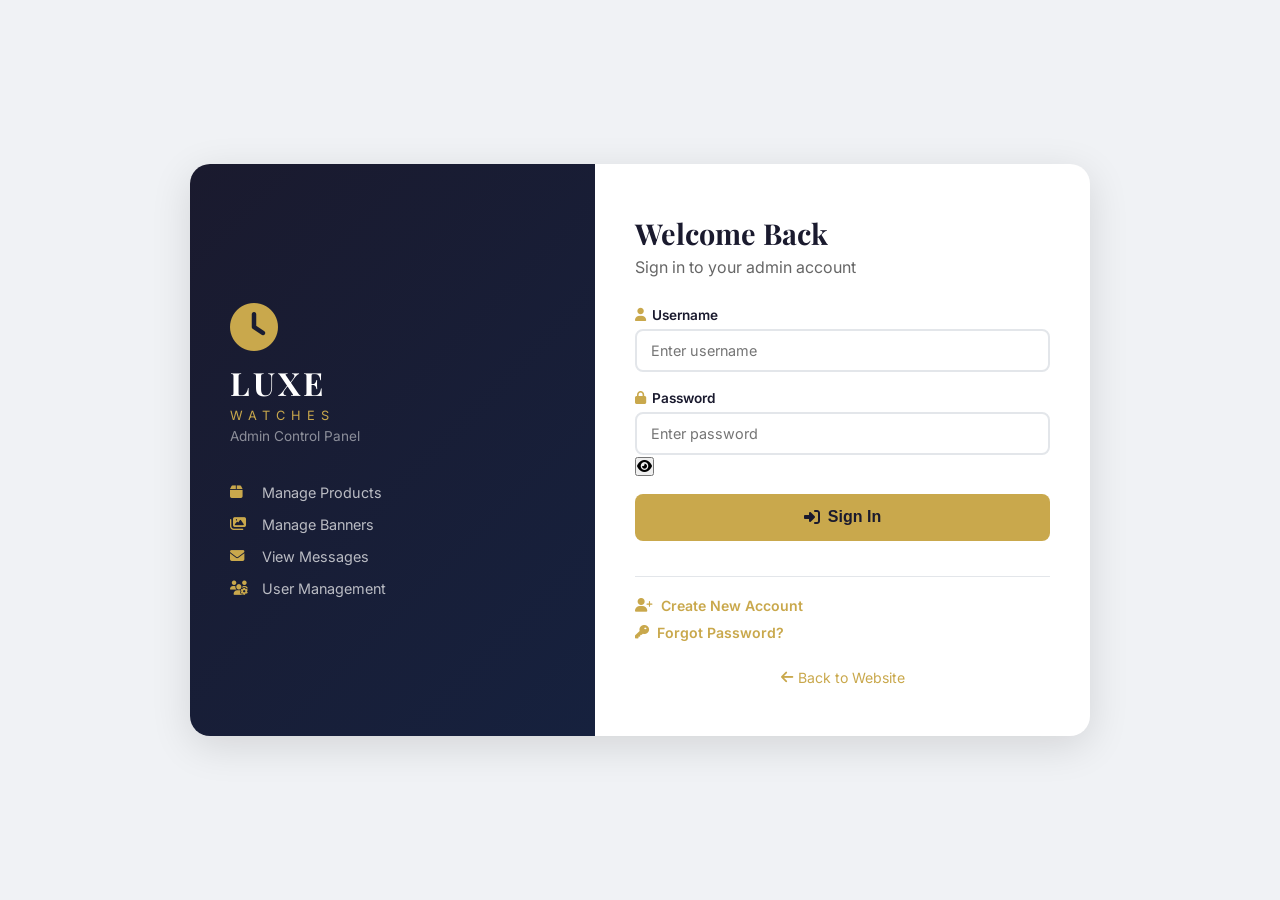
<file: admin/dashboard.html>
<!DOCTYPE html>
<html lang="en">
<head>
    <meta charset="UTF-8">
    <meta name="viewport" content="width=device-width, initial-scale=1.0">
    <title>Dashboard - LUXE WATCHES Admin</title>
    <link rel="stylesheet" href="css/admin.css">
    <link href="https://fonts.googleapis.com/css2?family=Inter:wght@300;400;500;600;700;800&family=Playfair+Display:wght@700;800&display=swap" rel="stylesheet">
    <link rel="stylesheet" href="https://cdnjs.cloudflare.com/ajax/libs/font-awesome/6.5.0/css/all.min.css">
</head>
<body>

<aside class="sidebar" id="sidebar">
    <div class="sidebar-header">
        <div class="sidebar-logo">
            <i class="fas fa-clock"></i>
            <div><span class="logo-main">LUXE</span><span class="logo-sub">ADMIN</span></div>
        </div>
        <button class="sidebar-close" id="sidebarClose"><i class="fas fa-times"></i></button>
    </div>
    <nav class="sidebar-nav">
        <a href="dashboard.html" class="nav-item active"><i class="fas fa-tachometer-alt"></i><span>Dashboard</span></a>
        <a href="products.html" class="nav-item"><i class="fas fa-box"></i><span>Products</span></a>
        <a href="banners.html" class="nav-item"><i class="fas fa-images"></i><span>Banners</span></a>
        <a href="messages.html" class="nav-item"><i class="fas fa-envelope"></i><span>Messages</span></a>
        <div class="nav-divider"></div>
        <a href="profile.html" class="nav-item"><i class="fas fa-user"></i><span>Profile</span></a>
        <a href="change-password.html" class="nav-item"><i class="fas fa-key"></i><span>Change Password</span></a>
        <a href="manage-users.html" class="nav-item"><i class="fas fa-users-cog"></i><span>Manage Users</span></a>
        <div class="nav-divider"></div>
        <a href="../index.html" target="_blank" class="nav-item"><i class="fas fa-globe"></i><span>View Website</span></a>
        <a href="#" class="nav-item" id="logoutBtn"><i class="fas fa-sign-out-alt"></i><span>Logout</span></a>
    </nav>
</aside>

<main class="main-content">
    <header class="topbar">
        <div class="topbar-left">
            <button class="menu-toggle" id="menuToggle"><i class="fas fa-bars"></i></button>
            <h2>Dashboard</h2>
        </div>
        <div class="topbar-right">
            <div class="admin-info">
                <div class="admin-avatar"><i class="fas fa-user-shield"></i></div>
                <span id="adminName">Admin</span>
            </div>
        </div>
    </header>

    <div class="content-area">
        <div class="stats-grid">
            <div class="stat-card stat-blue">
                <div class="stat-icon"><i class="fas fa-box"></i></div>
                <div class="stat-info"><h3 id="totalProducts">-</h3><p>Total Products</p></div>
            </div>
            <div class="stat-card stat-gold">
                <div class="stat-icon"><i class="fas fa-star"></i></div>
                <div class="stat-info"><h3 id="featuredProducts">-</h3><p>Featured Products</p></div>
            </div>
            <div class="stat-card stat-green">
                <div class="stat-icon"><i class="fas fa-images"></i></div>
                <div class="stat-info"><h3 id="activeBanners">-</h3><p>Active Banners</p></div>
            </div>
            <div class="stat-card stat-purple">
                <div class="stat-icon"><i class="fas fa-envelope"></i></div>
                <div class="stat-info"><h3 id="totalMessages">-</h3><p>Messages</p></div>
            </div>
        </div>

        <div class="dashboard-grid">
            <div class="dash-card">
                <div class="dash-card-header">
                    <h3><i class="fas fa-box"></i> Recent Products</h3>
                    <a href="products.html" class="view-all">View All <i class="fas fa-arrow-right"></i></a>
                </div>
                <div class="dash-card-body" id="recentProducts">
                    <div class="loading-spinner"><i class="fas fa-spinner fa-spin"></i></div>
                </div>
            </div>
            <div class="dash-card">
                <div class="dash-card-header">
                    <h3><i class="fas fa-envelope"></i> Recent Messages</h3>
                    <a href="messages.html" class="view-all">View All <i class="fas fa-arrow-right"></i></a>
                </div>
                <div class="dash-card-body" id="recentMessages">
                    <div class="loading-spinner"><i class="fas fa-spinner fa-spin"></i></div>
                </div>
            </div>
        </div>

        <div class="quick-actions">
            <h3>Quick Actions</h3>
            <div class="quick-actions-grid">
                <a href="products.html" class="quick-action-btn"><i class="fas fa-plus-circle"></i><span>Add Product</span></a>
                <a href="banners.html" class="quick-action-btn"><i class="fas fa-image"></i><span>Add Banner</span></a>
                <a href="messages.html" class="quick-action-btn"><i class="fas fa-envelope-open"></i><span>View Messages</span></a>
                <a href="../index.html" target="_blank" class="quick-action-btn"><i class="fas fa-external-link-alt"></i><span>View Website</span></a>
            </div>
        </div>
    </div>
</main>

<div class="toast-container" id="toastContainer"></div>

    <script src="../js/config.js"></script>
    <script src="js/admin.js"></script>
    <script src="js/auth.js"></script>
    <script>
        document.addEventListener("DOMContentLoaded", function() {
            checkAuth();

            function animateNumber(id, target) {
                var el = document.getElementById(id);
                if (!el) { return; }
                var t = target || 0;
                if (t === 0) { el.textContent = "0"; return; }
                var current = 0;
                var step = Math.max(1, Math.ceil(t / 40));
                var timer = setInterval(function() {
                    current += step;
                    if (current >= t) { current = t; clearInterval(timer); }
                    el.textContent = current;
                }, 40);
            }

            adminQuery("products", { select: "id", count: true, limit: 0 })
            .then(function(r) { animateNumber("totalProducts", r.count || 0); });

            adminQuery("products", { select: "id", count: true, limit: 0, filters: ["is_featured=eq.true"] })
            .then(function(r) { animateNumber("featuredProducts", r.count || 0); });

            adminQuery("banners", { select: "id", count: true, limit: 0, filters: ["is_active=eq.true"] })
            .then(function(r) { animateNumber("activeBanners", r.count || 0); });

            adminQuery("contact_messages", { select: "id", count: true, limit: 0 })
            .then(function(r) { animateNumber("totalMessages", r.count || 0); });

            adminQuery("products", { order: "created_at.desc", limit: 5 })
            .then(function(result) {
                var el = document.getElementById("recentProducts");
                var items = result.data;
                if (!items || items.length === 0) { el.innerHTML = "<p class=\"empty-text\">No products yet</p>"; return; }
                var html = "";
                for (var i = 0; i < items.length; i++) {
                    var p = items[i];
                    html += "<div class=\"recent-item\">"
                        + "<img src=\"" + p.image_url + "\" class=\"recent-img\" alt=\"\" onerror=\"this.src='https://via.placeholder.com/50'\">"
                        + "<div class=\"recent-info\"><h4>" + p.title + "</h4>"
                        + "<span class=\"recent-meta\">Rs." + Number(p.price).toLocaleString("en-IN") + "</span></div>"
                        + (p.is_featured ? "<span class=\"badge badge-gold\">Featured</span>" : "<span class=\"badge badge-gray\">Regular</span>")
                        + "</div>";
                }
                el.innerHTML = html;
            });

            adminQuery("contact_messages", { order: "created_at.desc", limit: 5 })
            .then(function(result) {
                var el = document.getElementById("recentMessages");
                var items = result.data;
                if (!items || items.length === 0) { el.innerHTML = "<p class=\"empty-text\">No messages yet</p>"; return; }
                var html = "";
                for (var i = 0; i < items.length; i++) {
                    var m = items[i];
                    html += "<div class=\"recent-item\">"
                        + "<div class=\"recent-avatar\">" + m.name.charAt(0).toUpperCase() + "</div>"
                        + "<div class=\"recent-info\"><h4>" + m.name + "</h4>"
                        + "<span class=\"recent-meta\">" + m.email + "</span></div>"
                        + "<span class=\"recent-time\">" + timeAgo(m.created_at) + "</span>"
                        + "</div>";
                }
                el.innerHTML = html;
            });
        });
    </script>
</body>
</html>
</body>
</html>
</file>
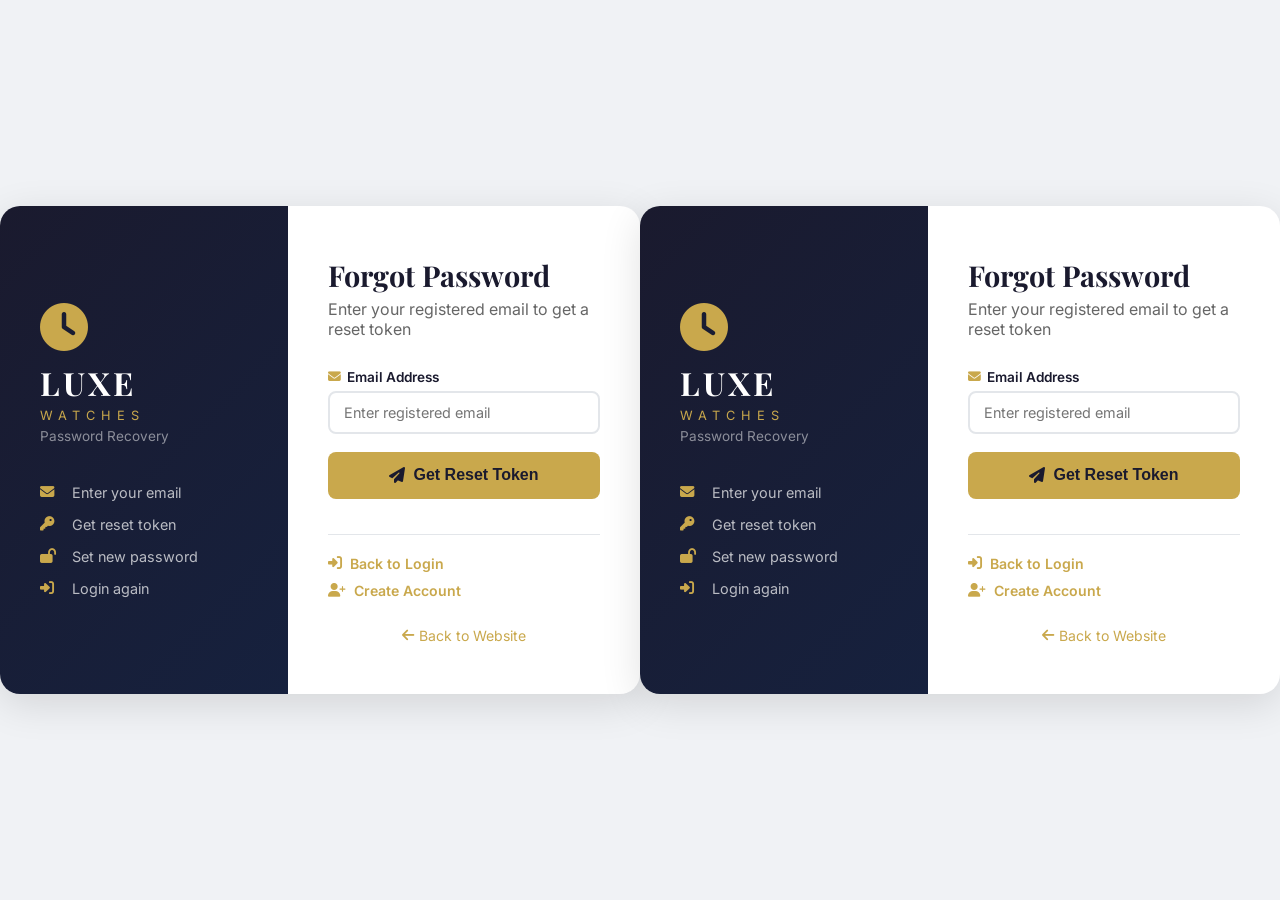
<file: admin/forgot-password.html>
<!DOCTYPE html>
<html lang="en">
<head>
    <meta charset="UTF-8">
    <meta name="viewport" content="width=device-width, initial-scale=1.0">
    <title>Forgot Password - LUXE WATCHES Admin</title>
    <link rel="stylesheet" href="css/admin.css">
    <link href="https://fonts.googleapis.com/css2?family=Inter:wght@300;400;500;600;700;800&family=Playfair+Display:wght@700;800&display=swap" rel="stylesheet">
    <link rel="stylesheet" href="https://cdnjs.cloudflare.com/ajax/libs/font-awesome/6.5.0/css/all.min.css">
</head>
<body class="login-body">

<div class="login-container">
    <div class="login-left">
        <div class="login-brand">
            <i class="fas fa-clock"></i>
            <h1>LUXE <span>WATCHES</span></h1>
            <p>Password Recovery</p>
        </div>
        <div class="login-features">
            <div class="login-feature">
                <i class="fas fa-envelope"></i><span>Enter your email</span>
            </div>
            <div class="login-feature">
                <i class="fas fa-key"></i><span>Get reset token</span>
            </div>
            <div class="login-feature">
                <i class="fas fa-lock-open"></i><span>Set new password</span>
            </div>
            <div class="login-feature">
                <i class="fas fa-sign-in-alt"></i><span>Login again</span>
            </div>
        </div>
    </div>
    <div class="login-right">
        <div class="login-form-container">

            <!-- Step 1: Email -->
            <div id="step1">
                <h2>Forgot Password</h2>
                <p class="login-subtitle">Enter your registered email to get a reset token</p>

                <form id="emailForm">
                    <div class="form-group">
                        <label><i class="fas fa-envelope"></i> Email Address</label>
                        <input type="email" id="resetEmail" placeholder="Enter registered email" required>
                    </div>

                    <button type="submit" class="btn-login" id="emailBtn">
                        <span class="btn-text"><i class="fas fa-paper-plane"></i> Get Reset Token</span>
                        <span class="btn-loading" style="display:none;"><i class="fas fa-spinner fa-spin"></i> Processing...</span>
                    </button>

                    <div class="login-error" id="emailError" style="display:none;">
                        <i class="fas fa-exclamation-circle"></i>
                        <span id="emailErrorText">Error</span>
                    </div>
                </form>
            </div>

            <!-- Step 2: Token + New Password -->
            <div id="step2" style="display:none;">
                <h2>Reset Password</h2>
                <p class="login-subtitle">Your token has been generated. Copy it and set new password.</p>

                <div class="token-display" id="tokenDisplay">
                    <label>Your Reset Token:</label>
                    <div class="token-box">
                        <code id="generatedToken"></code>
                        <button type="button" class="copy-token-btn" id="copyTokenBtn">
                            <i class="fas fa-copy"></i>
                        </button>
                    </div>
                    <small>This token expires in 1 hour</small>
                </div>

                <form id="resetForm">
                    <div class="form-group">
                        <label><i class="fas fa-key"></i> Reset Token</label>
                        <input type="text" id="resetToken" placeholder="Paste your token here" required>
                    </div>

                    <div class="form-group">
                        <label><i class="fas fa-lock"></i> New Password</label>
                        <div class="password-wrap">
                            <input type="password" id="newPassword" placeholder="Enter new password" required>
                            <button type="button" class="toggle-pass" id="toggleNewPass">
                                <i class="fas fa-eye"></i>
                            </button>
                        </div>
                    </div>

                    <div class="form-group">
                        <label><i class="fas fa-lock"></i> Confirm New Password</label>
                        <input type="password" id="confirmNewPassword" placeholder="Confirm new password" required>
                    </div>

                    <button type="submit" class="btn-login" id="resetBtn">
                        <span class="btn-text"><i class="fas fa-sync"></i> Reset Password</span>
                        <span class="btn-loading" style="display:none;"><i class="fas fa-spinner fa-spin"></i> Resetting...</span>
                    </button>

                    <div class="login-error" id="resetError" style="display:none;">
                        <i class="fas fa-exclamation-circle"></i>
                        <span id="resetErrorText">Error</span>
                    </div>

                    <div class="login-success" id="resetSuccess" style="display:none;">
                        <i class="fas fa-check-circle"></i>
                        <span id="resetSuccessText">Password reset!</span>
                    </div>
                </form>
            </div>

            <div class="login-links">
                <a href="index.html" class="auth-link">
                    <i class="fas fa-sign-in-alt"></i> Back to Login
                </a>
                <a href="signup.html" class="auth-link">
                    <i class="fas fa-user-plus"></i> Create Account
                </a>
            </div>

            <div class="login-footer">
                <a href="../index.html"><i class="fas fa-arrow-left"></i> Back to Website</a>
            </div>
        </div>
    </div>
</div>

<!DOCTYPE html>
<html lang="en">
<head>
    <meta charset="UTF-8">
    <meta name="viewport" content="width=device-width, initial-scale=1.0">
    <title>Forgot Password - LUXE WATCHES Admin</title>
    <link rel="stylesheet" href="css/admin.css">
    <link href="https://fonts.googleapis.com/css2?family=Inter:wght@300;400;500;600;700;800&family=Playfair+Display:wght@700;800&display=swap" rel="stylesheet">
    <link rel="stylesheet" href="https://cdnjs.cloudflare.com/ajax/libs/font-awesome/6.5.0/css/all.min.css">
</head>
<body class="login-body">

<div class="login-container">
    <div class="login-left">
        <div class="login-brand">
            <i class="fas fa-clock"></i>
            <h1>LUXE <span>WATCHES</span></h1>
            <p>Password Recovery</p>
        </div>
        <div class="login-features">
            <div class="login-feature"><i class="fas fa-envelope"></i><span>Enter your email</span></div>
            <div class="login-feature"><i class="fas fa-key"></i><span>Get reset token</span></div>
            <div class="login-feature"><i class="fas fa-lock-open"></i><span>Set new password</span></div>
            <div class="login-feature"><i class="fas fa-sign-in-alt"></i><span>Login again</span></div>
        </div>
    </div>
    <div class="login-right">
        <div class="login-form-container">

            <div id="step1">
                <h2>Forgot Password</h2>
                <p class="login-subtitle">Enter your registered email to get a reset token</p>

                <form id="emailForm">
                    <div class="form-group">
                        <label><i class="fas fa-envelope"></i> Email Address</label>
                        <input type="email" id="resetEmail" placeholder="Enter registered email" required>
                    </div>
                    <button type="submit" class="btn-login" id="emailBtn">
                        <span class="btn-text"><i class="fas fa-paper-plane"></i> Get Reset Token</span>
                        <span class="btn-loading" style="display:none;"><i class="fas fa-spinner fa-spin"></i> Processing...</span>
                    </button>
                    <div class="login-error" id="emailError" style="display:none;">
                        <i class="fas fa-exclamation-circle"></i>
                        <span id="emailErrorText">Error</span>
                    </div>
                </form>
            </div>

            <div id="step2" style="display:none;">
                <h2>Reset Password</h2>
                <p class="login-subtitle">Your token has been generated. Copy it and set new password.</p>

                <div class="token-display">
                    <label>Your Reset Token:</label>
                    <div class="token-box">
                        <code id="generatedToken"></code>
                        <button type="button" class="copy-token-btn" id="copyTokenBtn">
                            <i class="fas fa-copy"></i>
                        </button>
                    </div>
                    <small>This token expires in 1 hour</small>
                </div>

                <form id="resetForm">
                    <div class="form-group">
                        <label><i class="fas fa-key"></i> Reset Token</label>
                        <input type="text" id="resetToken" placeholder="Paste your token here" required>
                    </div>
                    <div class="form-group">
                        <label><i class="fas fa-lock"></i> New Password</label>
                        <div class="password-wrap">
                            <input type="password" id="newPassword" placeholder="Enter new password" required>
                            <button type="button" id="toggleNewPass"><i class="fas fa-eye"></i></button>
                        </div>
                    </div>
                    <div class="form-group">
                        <label><i class="fas fa-lock"></i> Confirm New Password</label>
                        <input type="password" id="confirmNewPassword" placeholder="Confirm new password" required>
                    </div>
                    <button type="submit" class="btn-login" id="resetBtn">
                        <span class="btn-text"><i class="fas fa-sync"></i> Reset Password</span>
                        <span class="btn-loading" style="display:none;"><i class="fas fa-spinner fa-spin"></i> Resetting...</span>
                    </button>
                    <div class="login-error" id="resetError" style="display:none;">
                        <i class="fas fa-exclamation-circle"></i>
                        <span id="resetErrorText">Error</span>
                    </div>
                    <div class="login-success" id="resetSuccess" style="display:none;">
                        <i class="fas fa-check-circle"></i>
                        <span id="resetSuccessText">Password reset!</span>
                    </div>
                </form>
            </div>

            <div class="login-links">
                <a href="index.html" class="auth-link"><i class="fas fa-sign-in-alt"></i> Back to Login</a>
                <a href="signup.html" class="auth-link"><i class="fas fa-user-plus"></i> Create Account</a>
            </div>
            <div class="login-footer">
                <a href="../index.html"><i class="fas fa-arrow-left"></i> Back to Website</a>
            </div>
        </div>
    </div>
</div>

<script src="../js/config.js"></script>
<script src="js/admin.js"></script>
<script src="js/auth.js"></script>
<script>
    document.addEventListener("DOMContentLoaded", function() {

        var toggleNewPass = document.getElementById("toggleNewPass");
        if (toggleNewPass) {
            toggleNewPass.addEventListener("click", function() {
                var inp = document.getElementById("newPassword");
                var ico = this.querySelector("i");
                if (inp.type === "password") { inp.type = "text"; ico.className = "fas fa-eye-slash"; }
                else { inp.type = "password"; ico.className = "fas fa-eye"; }
            });
        }

        var emailForm = document.getElementById("emailForm");
        if (emailForm) {
            emailForm.addEventListener("submit", function(e) {
                e.preventDefault();
                var email = document.getElementById("resetEmail").value.trim();
                var errorEl = document.getElementById("emailError");
                var errorText = document.getElementById("emailErrorText");
                var btn = document.getElementById("emailBtn");
                var btnText = btn.querySelector(".btn-text");
                var btnLoading = btn.querySelector(".btn-loading");

                errorEl.style.display = "none";
                btnText.style.display = "none";
                btnLoading.style.display = "inline-flex";

                generateResetToken(email).then(function(result) {
                    if (result.success) {
                        document.getElementById("step1").style.display = "none";
                        document.getElementById("step2").style.display = "block";
                        document.getElementById("generatedToken").textContent = result.token;
                        document.getElementById("resetToken").value = result.token;
                    } else {
                        errorText.textContent = result.error;
                        errorEl.style.display = "flex";
                    }
                    btnText.style.display = "inline-flex";
                    btnLoading.style.display = "none";
                });
            });
        }

        var copyBtn = document.getElementById("copyTokenBtn");
        if (copyBtn) {
            copyBtn.addEventListener("click", function() {
                var token = document.getElementById("generatedToken").textContent;
                if (navigator.clipboard) {
                    navigator.clipboard.writeText(token).then(function() {
                        copyBtn.innerHTML = "<i class=\"fas fa-check\"></i>";
                        setTimeout(function() { copyBtn.innerHTML = "<i class=\"fas fa-copy\"></i>"; }, 2000);
                    });
                }
            });
        }

        var resetForm = document.getElementById("resetForm");
        if (resetForm) {
            resetForm.addEventListener("submit", function(e) {
                e.preventDefault();
                var token = document.getElementById("resetToken").value.trim();
                var newPass = document.getElementById("newPassword").value;
                var confirmPass = document.getElementById("confirmNewPassword").value;
                var errorEl = document.getElementById("resetError");
                var errorText = document.getElementById("resetErrorText");
                var successEl = document.getElementById("resetSuccess");
                var successText = document.getElementById("resetSuccessText");
                var btn = document.getElementById("resetBtn");
                var btnText = btn.querySelector(".btn-text");
                var btnLoading = btn.querySelector(".btn-loading");

                errorEl.style.display = "none";
                successEl.style.display = "none";

                if (newPass !== confirmPass) {
                    errorText.textContent = "Passwords do not match!";
                    errorEl.style.display = "flex";
                    return;
                }

                btnText.style.display = "none";
                btnLoading.style.display = "inline-flex";

                resetPasswordWithToken(token, newPass).then(function(result) {
                    if (result.success) {
                        successText.textContent = result.message;
                        successEl.style.display = "flex";
                        setTimeout(function() { window.location.href = "index.html"; }, 2000);
                    } else {
                        errorText.textContent = result.error;
                        errorEl.style.display = "flex";
                    }
                    btnText.style.display = "inline-flex";
                    btnLoading.style.display = "none";
                });
            });
        }
    });
</script>
</body>
</html>

</body>
</html>
</file>
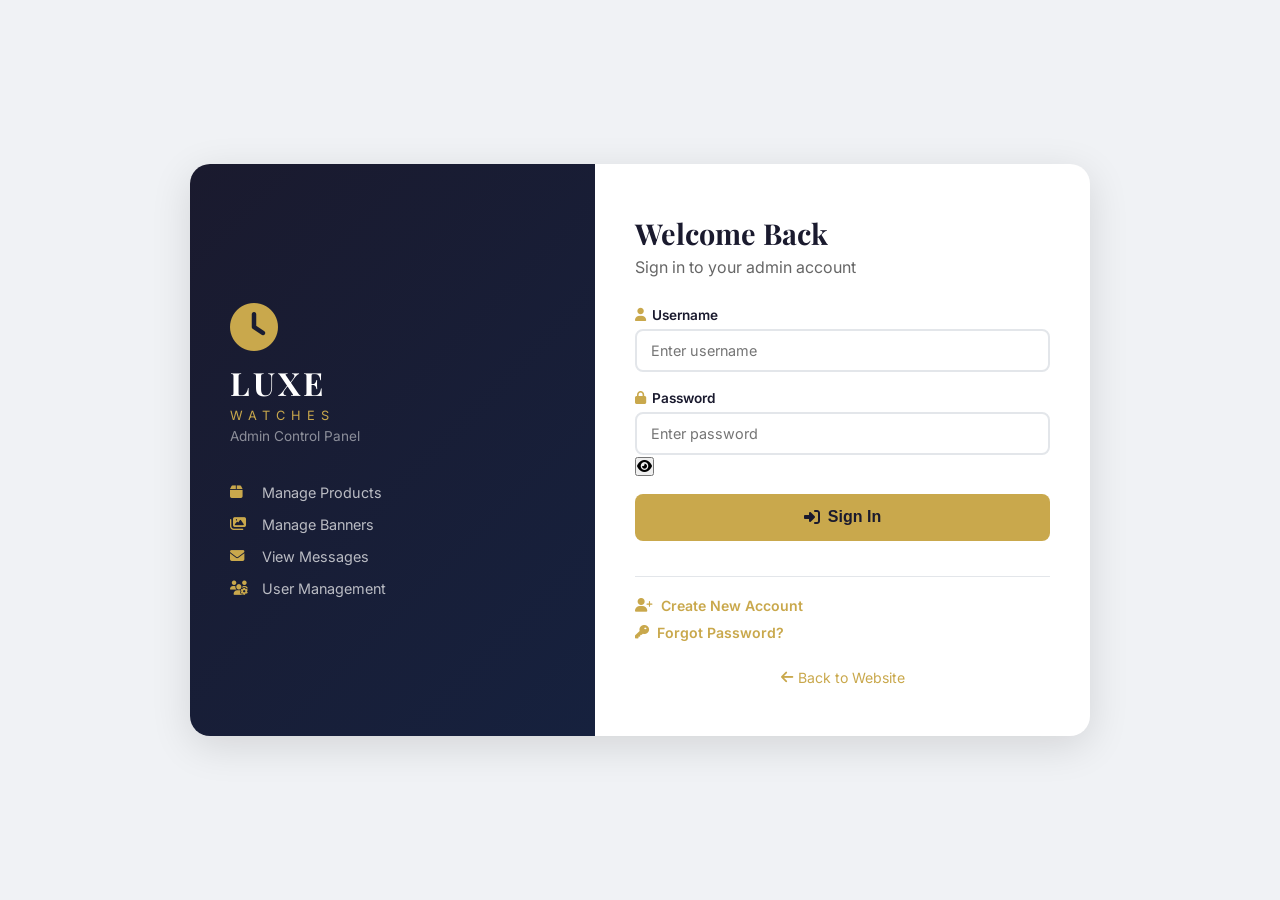
<file: admin/manage-users.html>
<!DOCTYPE html>
<html lang="en">
<head>
    <meta charset="UTF-8">
    <meta name="viewport" content="width=device-width, initial-scale=1.0">
    <title>Manage Users - LUXE WATCHES Admin</title>
    <link rel="stylesheet" href="css/admin.css">
    <link href="https://fonts.googleapis.com/css2?family=Inter:wght@300;400;500;600;700;800&family=Playfair+Display:wght@700;800&display=swap" rel="stylesheet">
    <link rel="stylesheet" href="https://cdnjs.cloudflare.com/ajax/libs/font-awesome/6.5.0/css/all.min.css">
</head>
<body>

<aside class="sidebar" id="sidebar">
    <div class="sidebar-header">
        <div class="sidebar-logo"><i class="fas fa-clock"></i><div><span class="logo-main">LUXE</span><span class="logo-sub">ADMIN</span></div></div>
        <button class="sidebar-close" id="sidebarClose"><i class="fas fa-times"></i></button>
    </div>
    <nav class="sidebar-nav">
        <a href="dashboard.html" class="nav-item"><i class="fas fa-tachometer-alt"></i><span>Dashboard</span></a>
        <a href="products.html" class="nav-item"><i class="fas fa-box"></i><span>Products</span></a>
        <a href="banners.html" class="nav-item"><i class="fas fa-images"></i><span>Banners</span></a>
        <a href="messages.html" class="nav-item"><i class="fas fa-envelope"></i><span>Messages</span></a>
        <div class="nav-divider"></div>
        <a href="profile.html" class="nav-item"><i class="fas fa-user"></i><span>Profile</span></a>
        <a href="change-password.html" class="nav-item"><i class="fas fa-key"></i><span>Change Password</span></a>
        <a href="manage-users.html" class="nav-item active"><i class="fas fa-users-cog"></i><span>Manage Users</span></a>
        <div class="nav-divider"></div>
        <a href="#" class="nav-item" id="logoutBtn"><i class="fas fa-sign-out-alt"></i><span>Logout</span></a>
    </nav>
</aside>

<main class="main-content">
    <header class="topbar">
        <div class="topbar-left">
            <button class="menu-toggle" id="menuToggle"><i class="fas fa-bars"></i></button>
            <h2>Manage Users</h2>
        </div>
        <div class="topbar-right">
            <div class="admin-info">
                <div class="admin-avatar"><i class="fas fa-user-shield"></i></div>
                <span id="adminName">Admin</span>
            </div>
        </div>
    </header>

    <div class="content-area">
        <div class="info-box">
            <i class="fas fa-info-circle"></i>
            <p>Manage all admin users. You can activate/deactivate users, change roles, and reset passwords.</p>
        </div>

        <div class="table-container">
            <table class="data-table">
                <thead>
                    <tr>
                        <th>User</th>
                        <th>Username</th>
                        <th>Email</th>
                        <th>Role</th>
                        <th>Status</th>
                        <th>Last Login</th>
                        <th>Actions</th>
                    </tr>
                </thead>
                <tbody id="usersTableBody">
                    <tr><td colspan="7" class="loading-cell"><i class="fas fa-spinner fa-spin"></i> Loading...</td></tr>
                </tbody>
            </table>
        </div>
    </div>
</main>

<div class="modal-overlay" id="editUserModal">
    <div class="modal">
        <div class="modal-header">
            <h3><i class="fas fa-user-edit"></i> Edit User</h3>
            <button class="modal-close" id="closeEditUser"><i class="fas fa-times"></i></button>
        </div>
        <div class="modal-body">
            <form id="editUserForm">
                <input type="hidden" id="editUserId">
                <div class="form-group">
                    <label>Full Name</label>
                    <input type="text" id="editUserName" required>
                </div>
                <div class="form-group">
                    <label>Email</label>
                    <input type="email" id="editUserEmail" required>
                </div>
                <div class="form-group">
                    <label>Role</label>
                    <select id="editUserRole">
                        <option value="admin">Admin</option>
                        <option value="superadmin">Super Admin</option>
                    </select>
                </div>
                <div class="form-group">
                    <label>Status</label>
                    <div class="toggle-switch-wrap">
                        <label class="toggle-switch">
                            <input type="checkbox" id="editUserActive">
                            <span class="toggle-slider"></span>
                        </label>
                        <span class="toggle-label" id="editUserActiveLabel">Active</span>
                    </div>
                </div>
                <div class="form-group">
                    <label>Reset Password (leave empty to keep current)</label>
                    <input type="password" id="editUserNewPassword" placeholder="Enter new password">
                </div>
                <div class="form-actions">
                    <button type="button" class="btn-cancel" id="cancelEditUser">Cancel</button>
                    <button type="submit" class="btn-save">
                        <i class="fas fa-save"></i> Save Changes
                    </button>
                </div>
            </form>
        </div>
    </div>
</div>

<div class="modal-overlay" id="deleteUserModal">
    <div class="modal modal-sm">
        <div class="modal-header modal-header-danger">
            <h3><i class="fas fa-exclamation-triangle"></i> Delete User</h3>
        </div>
        <div class="modal-body text-center">
            <p style="margin-bottom:5px;">Delete <strong id="deleteUserName"></strong>?</p>
            <p style="color:#999;font-size:0.85rem;margin-bottom:20px;">This cannot be undone.</p>
            <div class="form-actions" style="justify-content:center;">
                <button class="btn-cancel" id="cancelDeleteUser">Cancel</button>
                <button class="btn-delete" id="confirmDeleteUser"><i class="fas fa-trash"></i> Delete</button>
            </div>
        </div>
    </div>
</div>

<div class="toast-container" id="toastContainer"></div>

<!DOCTYPE html>
<html lang="en">
<head>
    <meta charset="UTF-8">
    <meta name="viewport" content="width=device-width, initial-scale=1.0">
    <title>Manage Users - LUXE WATCHES Admin</title>
    <link rel="stylesheet" href="css/admin.css">
    <link href="https://fonts.googleapis.com/css2?family=Inter:wght@300;400;500;600;700;800&family=Playfair+Display:wght@700;800&display=swap" rel="stylesheet">
    <link rel="stylesheet" href="https://cdnjs.cloudflare.com/ajax/libs/font-awesome/6.5.0/css/all.min.css">
</head>
<body>

<aside class="sidebar" id="sidebar">
    <div class="sidebar-header">
        <div class="sidebar-logo"><i class="fas fa-clock"></i><div><span class="logo-main">LUXE</span><span class="logo-sub">ADMIN</span></div></div>
        <button class="sidebar-close" id="sidebarClose"><i class="fas fa-times"></i></button>
    </div>
    <nav class="sidebar-nav">
        <a href="dashboard.html" class="nav-item"><i class="fas fa-tachometer-alt"></i><span>Dashboard</span></a>
        <a href="products.html" class="nav-item"><i class="fas fa-box"></i><span>Products</span></a>
        <a href="banners.html" class="nav-item"><i class="fas fa-images"></i><span>Banners</span></a>
        <a href="messages.html" class="nav-item"><i class="fas fa-envelope"></i><span>Messages</span></a>
        <div class="nav-divider"></div>
        <a href="profile.html" class="nav-item"><i class="fas fa-user"></i><span>Profile</span></a>
        <a href="change-password.html" class="nav-item"><i class="fas fa-key"></i><span>Change Password</span></a>
        <a href="manage-users.html" class="nav-item active"><i class="fas fa-users-cog"></i><span>Manage Users</span></a>
        <div class="nav-divider"></div>
        <a href="../index.html" target="_blank" class="nav-item"><i class="fas fa-globe"></i><span>View Website</span></a>
        <a href="#" class="nav-item" id="logoutBtn"><i class="fas fa-sign-out-alt"></i><span>Logout</span></a>
    </nav>
</aside>

<main class="main-content">
    <header class="topbar">
        <div class="topbar-left">
            <button class="menu-toggle" id="menuToggle"><i class="fas fa-bars"></i></button>
            <h2>Manage Users</h2>
        </div>
        <div class="topbar-right">
            <div class="admin-info">
                <div class="admin-avatar"><i class="fas fa-user-shield"></i></div>
                <span id="adminName">Admin</span>
            </div>
        </div>
    </header>

    <div class="content-area">
        <div class="info-box">
            <i class="fas fa-info-circle"></i>
            <p>Manage all admin users. Activate/deactivate, change roles, reset passwords.</p>
        </div>

        <div class="table-container">
            <table class="data-table">
                <thead>
                    <tr>
                        <th>User</th>
                        <th>Username</th>
                        <th>Email</th>
                        <th>Role</th>
                        <th>Status</th>
                        <th>Last Login</th>
                        <th>Actions</th>
                    </tr>
                </thead>
                <tbody id="usersTableBody">
                    <tr><td colspan="7" class="loading-cell"><i class="fas fa-spinner fa-spin"></i> Loading...</td></tr>
                </tbody>
            </table>
        </div>
    </div>
</main>

<div class="modal-overlay" id="editUserModal">
    <div class="modal">
        <div class="modal-header">
            <h3><i class="fas fa-user-edit"></i> Edit User</h3>
            <button class="modal-close" id="closeEditUser"><i class="fas fa-times"></i></button>
        </div>
        <div class="modal-body">
            <form id="editUserForm">
                <input type="hidden" id="editUserId">
                <div class="form-group">
                    <label>Full Name</label>
                    <input type="text" id="editUserName" required>
                </div>
                <div class="form-group">
                    <label>Email</label>
                    <input type="email" id="editUserEmail" required>
                </div>
                <div class="form-group">
                    <label>Role</label>
                    <select id="editUserRole">
                        <option value="admin">Admin</option>
                        <option value="superadmin">Super Admin</option>
                    </select>
                </div>
                <div class="form-group">
                    <label>Status</label>
                    <div class="toggle-switch-wrap">
                        <label class="toggle-switch">
                            <input type="checkbox" id="editUserActive">
                            <span class="toggle-slider"></span>
                        </label>
                        <span class="toggle-label" id="editUserActiveLabel">Active</span>
                    </div>
                </div>
                <div class="form-group">
                    <label>Reset Password (leave empty to keep current)</label>
                    <input type="password" id="editUserNewPassword" placeholder="Enter new password">
                </div>
                <div class="form-actions">
                    <button type="button" class="btn-cancel" id="cancelEditUser">Cancel</button>
                    <button type="submit" class="btn-save"><i class="fas fa-save"></i> Save Changes</button>
                </div>
            </form>
        </div>
    </div>
</div>

<div class="modal-overlay" id="deleteUserModal">
    <div class="modal modal-sm">
        <div class="modal-header modal-header-danger">
            <h3><i class="fas fa-exclamation-triangle"></i> Delete User</h3>
        </div>
        <div class="modal-body text-center">
            <p style="margin-bottom:5px;">Delete <strong id="deleteUserName"></strong>?</p>
            <p style="color:#999;font-size:0.85rem;margin-bottom:20px;">Cannot be undone.</p>
            <div class="form-actions" style="justify-content:center;">
                <button class="btn-cancel" id="cancelDeleteUser">Cancel</button>
                <button class="btn-delete" id="confirmDeleteUser"><i class="fas fa-trash"></i> Delete</button>
            </div>
        </div>
    </div>
</div>

<div class="toast-container" id="toastContainer"></div>

<script src="../js/config.js"></script>
<script src="js/admin.js"></script>
<script src="js/auth.js"></script>
<script>
    document.addEventListener("DOMContentLoaded", function() {
        checkAuth();

        var deleteUserId = null;

        document.getElementById("closeEditUser").addEventListener("click", function() {
            document.getElementById("editUserModal").classList.remove("active");
        });
        document.getElementById("cancelEditUser").addEventListener("click", function() {
            document.getElementById("editUserModal").classList.remove("active");
        });
        document.getElementById("cancelDeleteUser").addEventListener("click", function() {
            document.getElementById("deleteUserModal").classList.remove("active");
        });

        document.getElementById("editUserActive").addEventListener("change", function() {
            document.getElementById("editUserActiveLabel").textContent = this.checked ? "Active" : "Inactive";
        });

        document.getElementById("editUserForm").addEventListener("submit", function(e) {
            e.preventDefault();
            var userId = document.getElementById("editUserId").value;
            var body = {
                full_name: document.getElementById("editUserName").value.trim(),
                email: document.getElementById("editUserEmail").value.trim(),
                role: document.getElementById("editUserRole").value,
                is_active: document.getElementById("editUserActive").checked,
                updated_at: new Date().toISOString()
            };
            var newPass = document.getElementById("editUserNewPassword").value;
            if (newPass) {
                body.password_hash = simpleHash(newPass);
            }
            adminUpdate("admin_users", userId, body).then(function(ok) {
                if (ok) {
                    showToast("User updated!", "success");
                    document.getElementById("editUserModal").classList.remove("active");
                    loadUsers();
                } else {
                    showToast("Update failed!", "error");
                }
            });
        });

        document.getElementById("confirmDeleteUser").addEventListener("click", function() {
            if (!deleteUserId) { return; }
            adminDelete("admin_users", deleteUserId).then(function(ok) {
                if (ok) { showToast("User deleted!", "success"); loadUsers(); }
                else { showToast("Delete failed!", "error"); }
                document.getElementById("deleteUserModal").classList.remove("active");
                deleteUserId = null;
            });
        });

        window.editUser = function(id) {
            adminQuery("admin_users", { filters: ["id=eq." + id] }).then(function(r) {
                if (!r.data || r.data.length === 0) { return; }
                var u = r.data[0];
                document.getElementById("editUserId").value = u.id;
                document.getElementById("editUserName").value = u.full_name || "";
                document.getElementById("editUserEmail").value = u.email || "";
                document.getElementById("editUserRole").value = u.role || "admin";
                document.getElementById("editUserActive").checked = u.is_active;
                document.getElementById("editUserActiveLabel").textContent = u.is_active ? "Active" : "Inactive";
                document.getElementById("editUserNewPassword").value = "";
                document.getElementById("editUserModal").classList.add("active");
            });
        };

        window.deleteUser = function(id, name) {
            if (id === getCurrentUserId()) {
                showToast("Cannot delete yourself!", "error");
                return;
            }
            deleteUserId = id;
            document.getElementById("deleteUserName").textContent = name;
            document.getElementById("deleteUserModal").classList.add("active");
        };

        window.toggleUserStatus = function(id, currentStatus) {
            if (id === getCurrentUserId()) {
                showToast("Cannot deactivate yourself!", "error");
                return;
            }
            adminUpdate("admin_users", id, { is_active: !currentStatus }).then(function(ok) {
                if (ok) {
                    showToast(currentStatus ? "User deactivated!" : "User activated!", "success");
                    loadUsers();
                }
            });
        };

        function loadUsers() {
            var tbody = document.getElementById("usersTableBody");
            tbody.innerHTML = "<tr><td colspan=\"7\" class=\"loading-cell\"><i class=\"fas fa-spinner fa-spin\"></i> Loading...</td></tr>";

            adminQuery("admin_users", { order: "created_at.desc" }).then(function(result) {
                var data = result.data;
                if (!data || data.length === 0) {
                    tbody.innerHTML = "<tr><td colspan=\"7\" class=\"empty-cell\">No users found</td></tr>";
                    return;
                }
                var currentId = getCurrentUserId();
                var html = "";
                for (var i = 0; i < data.length; i++) {
                    var u = data[i];
                    var firstChar = u.full_name ? u.full_name.charAt(0).toUpperCase() : "?";
                    var isMe = u.id === currentId;
                    var safeName = (u.full_name || u.username || "").replace(/'/g, "\\'");

                    html += "<tr" + (isMe ? " style=\"background:#fffbeb;\"" : "") + ">"
                        + "<td><div style=\"display:flex;align-items:center;gap:10px;\">"
                        + "<div class=\"recent-avatar\">" + firstChar + "</div>"
                        + "<div><strong>" + (u.full_name || "No Name") + "</strong>"
                        + (isMe ? " <span class=\"badge badge-gold\">You</span>" : "") + "</div>"
                        + "</div></td>"
                        + "<td>" + u.username + "</td>"
                        + "<td>" + u.email + "</td>"
                        + "<td>" + (u.role === "superadmin" ? "<span class=\"badge badge-gold\">Super Admin</span>" : "<span class=\"badge badge-blue\">Admin</span>") + "</td>"
                        + "<td>" + (u.is_active ? "<span class=\"badge badge-green\">Active</span>" : "<span class=\"badge badge-red\">Inactive</span>") + "</td>"
                        + "<td>" + (u.last_login ? timeAgo(u.last_login) : "Never") + "</td>"
                        + "<td><div class=\"action-btns\">"
                        + "<button class=\"action-btn edit-btn\" onclick=\"editUser(" + u.id + ")\" title=\"Edit\"><i class=\"fas fa-edit\"></i></button>"
                        + "<button class=\"action-btn " + (u.is_active ? "warn-btn" : "success-btn") + "\" onclick=\"toggleUserStatus(" + u.id + ", " + u.is_active + ")\" title=\"Toggle\">"
                        + "<i class=\"fas fa-" + (u.is_active ? "ban" : "check") + "\"></i></button>"
                        + (isMe ? "" : "<button class=\"action-btn delete-btn\" onclick=\"deleteUser(" + u.id + ", '" + safeName + "')\" title=\"Delete\"><i class=\"fas fa-trash\"></i></button>")
                        + "</div></td></tr>";
                }
                tbody.innerHTML = html;
            });
        }

        loadUsers();
    });
</script>
</body>
</html>

</body>
</html>
</file>
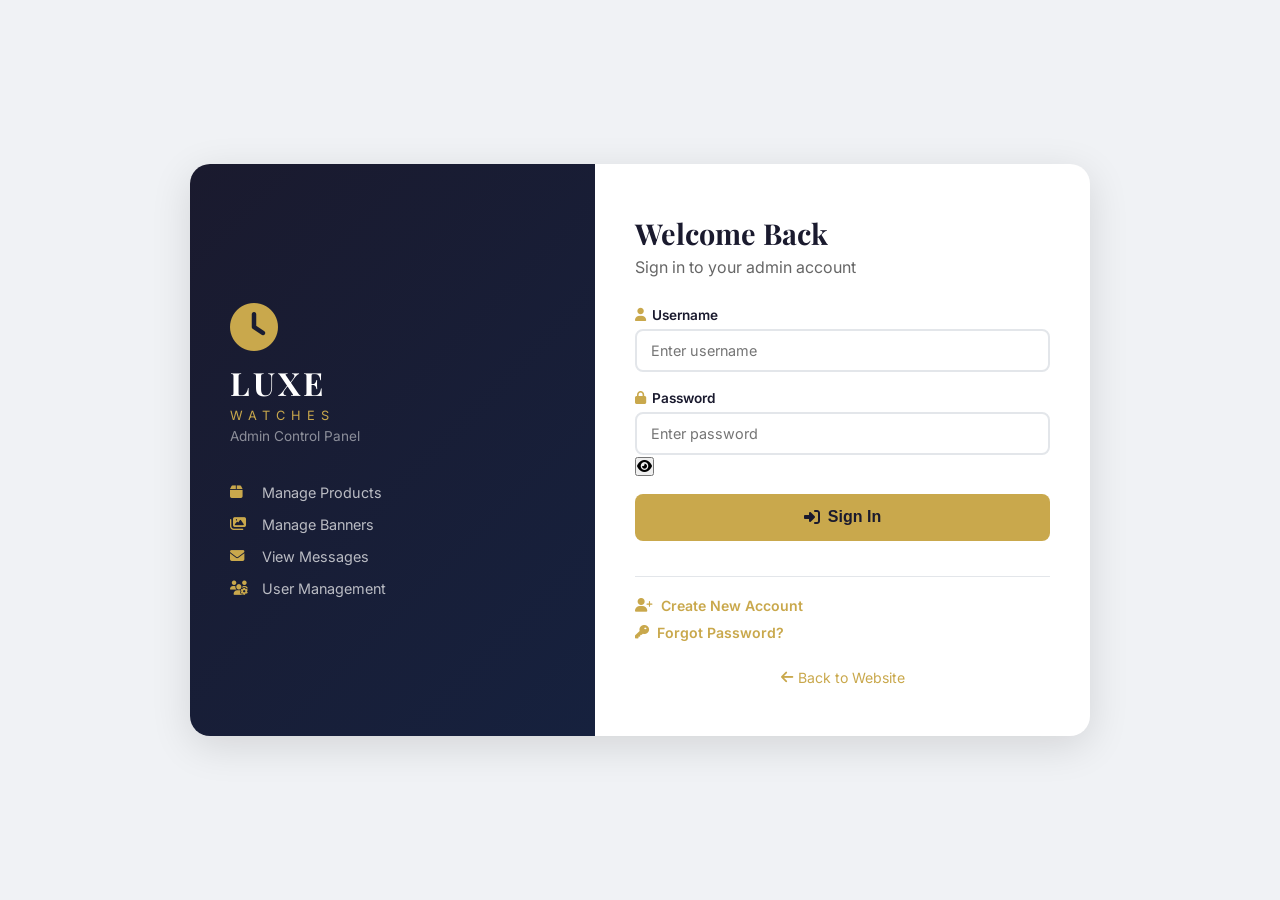
<file: admin/messages.html>
<!DOCTYPE html>
<html lang="en">
<head>
    <meta charset="UTF-8">
    <meta name="viewport" content="width=device-width, initial-scale=1.0">
    <title>Messages - LUXE WATCHES Admin</title>
    <link rel="stylesheet" href="css/admin.css">
    <link href="https://fonts.googleapis.com/css2?family=Inter:wght@300;400;500;600;700;800&family=Playfair+Display:wght@700;800&display=swap" rel="stylesheet">
    <link rel="stylesheet" href="https://cdnjs.cloudflare.com/ajax/libs/font-awesome/6.5.0/css/all.min.css">
</head>
<body>

<aside class="sidebar" id="sidebar">
    <div class="sidebar-header">
        <div class="sidebar-logo"><i class="fas fa-clock"></i><div><span class="logo-main">LUXE</span><span class="logo-sub">ADMIN</span></div></div>
        <button class="sidebar-close" id="sidebarClose"><i class="fas fa-times"></i></button>
    </div>
    <nav class="sidebar-nav">
        <a href="dashboard.html" class="nav-item"><i class="fas fa-tachometer-alt"></i><span>Dashboard</span></a>
        <a href="products.html" class="nav-item"><i class="fas fa-box"></i><span>Products</span></a>
        <a href="banners.html" class="nav-item"><i class="fas fa-images"></i><span>Banners</span></a>
        <a href="messages.html" class="nav-item active"><i class="fas fa-envelope"></i><span>Messages</span></a>
        <div class="nav-divider"></div>
        <a href="profile.html" class="nav-item"><i class="fas fa-user"></i><span>Profile</span></a>
        <a href="change-password.html" class="nav-item"><i class="fas fa-key"></i><span>Change Password</span></a>
        <a href="manage-users.html" class="nav-item"><i class="fas fa-users-cog"></i><span>Manage Users</span></a>
        <div class="nav-divider"></div>
        <a href="../index.html" target="_blank" class="nav-item"><i class="fas fa-globe"></i><span>View Website</span></a>
        <a href="#" class="nav-item" id="logoutBtn"><i class="fas fa-sign-out-alt"></i><span>Logout</span></a>
    </nav>
</aside>

<main class="main-content">
    <header class="topbar">
        <div class="topbar-left">
            <button class="menu-toggle" id="menuToggle"><i class="fas fa-bars"></i></button>
            <h2>Contact Messages</h2>
        </div>
    </header>
    <div class="content-area">
        <div class="toolbar">
            <div class="search-box">
                <i class="fas fa-search"></i>
                <input type="text" id="searchMessages" placeholder="Search by name or email...">
            </div>
            <div class="toolbar-info" id="messagesCount">Loading...</div>
        </div>
        <div class="messages-list" id="messagesList">
            <div class="loading-spinner"><i class="fas fa-spinner fa-spin"></i> Loading...</div>
        </div>
        <div class="table-pagination" id="messagesPagination"></div>
    </div>
</main>

<div class="modal-overlay" id="viewMessageModal">
    <div class="modal">
        <div class="modal-header">
            <h3><i class="fas fa-envelope-open"></i> Message Details</h3>
            <button class="modal-close" id="closeViewMessage"><i class="fas fa-times"></i></button>
        </div>
        <div class="modal-body" id="messageDetails"></div>
    </div>
</div>

<div class="modal-overlay" id="deleteMsgModal">
    <div class="modal modal-sm">
        <div class="modal-header modal-header-danger">
            <h3><i class="fas fa-exclamation-triangle"></i> Delete Message</h3>
        </div>
        <div class="modal-body text-center">
            <p style="margin-bottom:20px;">Delete this message permanently?</p>
            <div class="form-actions" style="justify-content:center;">
                <button class="btn-cancel" id="cancelMsgDelete">Cancel</button>
                <button class="btn-delete" id="confirmMsgDelete"><i class="fas fa-trash"></i> Delete</button>
            </div>
        </div>
    </div>
</div>

<div class="toast-container" id="toastContainer"></div>

    <script src="../js/config.js"></script>
    <script src="js/admin.js"></script>
    <script src="js/auth.js"></script>
    <script>
        document.addEventListener("DOMContentLoaded", function() {
            checkAuth();

            var msgPage = 1;
            var MSG_PER_PAGE = 10;
            var deleteMsgId = null;

            document.getElementById("closeViewMessage").addEventListener("click", function() {
                document.getElementById("viewMessageModal").classList.remove("active");
            });
            document.getElementById("viewMessageModal").addEventListener("click", function(e) {
                if (e.target === this) { this.classList.remove("active"); }
            });
            document.getElementById("cancelMsgDelete").addEventListener("click", function() {
                document.getElementById("deleteMsgModal").classList.remove("active");
            });
            document.getElementById("confirmMsgDelete").addEventListener("click", function() {
                if (!deleteMsgId) { return; }
                adminDelete("contact_messages", deleteMsgId).then(function(ok) {
                    if (ok) { showToast("Deleted!", "success"); loadMessages(msgPage); }
                    else { showToast("Failed!", "error"); }
                    document.getElementById("deleteMsgModal").classList.remove("active");
                    deleteMsgId = null;
                });
            });

            var searchTimer = null;
            document.getElementById("searchMessages").addEventListener("input", function() {
                clearTimeout(searchTimer);
                searchTimer = setTimeout(function() { loadMessages(1); }, 400);
            });

            window.viewMessage = function(id) {
                adminQuery("contact_messages", { filters: ["id=eq." + id] }).then(function(r) {
                    if (!r.data || r.data.length === 0) { return; }
                    var m = r.data[0];
                    var phoneRow = m.phone ? "<div class=\"msg-detail-row\"><label><i class=\"fas fa-phone\"></i> Phone</label><p>" + m.phone + "</p></div>" : "";
                    var waBtn = m.phone ? "<a href=\"https://wa.me/" + m.phone.replace(/[^0-9]/g, "") + "\" target=\"_blank\" class=\"btn-add\" style=\"background:#25D366;color:white;\"><i class=\"fab fa-whatsapp\"></i> WhatsApp</a>" : "";
                    document.getElementById("messageDetails").innerHTML =
                        "<div class=\"message-detail-card\">"
                        + "<div class=\"msg-detail-row\"><label><i class=\"fas fa-user\"></i> Name</label><p>" + m.name + "</p></div>"
                        + "<div class=\"msg-detail-row\"><label><i class=\"fas fa-envelope\"></i> Email</label><p><a href=\"mailto:" + m.email + "\">" + m.email + "</a></p></div>"
                        + phoneRow
                        + "<div class=\"msg-detail-row\"><label><i class=\"fas fa-calendar\"></i> Date</label><p>" + new Date(m.created_at).toLocaleString() + "</p></div>"
                        + "<div class=\"msg-detail-row\"><label><i class=\"fas fa-comment-dots\"></i> Message</label><div class=\"msg-full-text\">" + m.message + "</div></div>"
                        + "<div class=\"msg-detail-actions\">"
                        + "<a href=\"mailto:" + m.email + "\" class=\"btn-save\"><i class=\"fas fa-reply\"></i> Reply</a>"
                        + waBtn + "</div></div>";
                    document.getElementById("viewMessageModal").classList.add("active");
                });
            };

            window.deleteMsg = function(id) {
                deleteMsgId = id;
                document.getElementById("deleteMsgModal").classList.add("active");
            };

            function loadMessages(page) {
                if (!page) { page = 1; }
                msgPage = page;
                var container = document.getElementById("messagesList");
                container.innerHTML = "<div class=\"loading-spinner\"><i class=\"fas fa-spinner fa-spin\"></i> Loading...</div>";
                var offset = (page - 1) * MSG_PER_PAGE;
                adminQuery("contact_messages", { order: "created_at.desc", limit: MSG_PER_PAGE, offset: offset, count: true })
                .then(function(result) {
                    var data = result.data;
                    var count = result.count || 0;
                    document.getElementById("messagesCount").textContent = count + " total messages";
                    if (!data || data.length === 0) {
                        container.innerHTML = "<div class=\"empty-state\"><i class=\"fas fa-inbox\"></i><h3>No Messages</h3></div>";
                        document.getElementById("messagesPagination").innerHTML = "";
                        return;
                    }
                    var html = "";
                    for (var i = 0; i < data.length; i++) {
                        var m = data[i];
                        var preview = m.message ? m.message.substring(0, 100) : "";
                        if (m.message && m.message.length > 100) { preview += "..."; }
                        html += "<div class=\"message-card\">"
                            + "<div class=\"message-avatar\">" + m.name.charAt(0).toUpperCase() + "</div>"
                            + "<div class=\"message-content\">"
                            + "<div class=\"message-header\"><h4>" + m.name + "</h4><span class=\"message-time\">" + timeAgo(m.created_at) + "</span></div>"
                            + "<p class=\"message-email\"><i class=\"fas fa-envelope\"></i> " + m.email + "</p>"
                            + "<p class=\"message-text\">" + preview + "</p>"
                            + "</div>"
                            + "<div class=\"message-actions\">"
                            + "<button class=\"action-btn edit-btn\" onclick=\"viewMessage(" + m.id + ")\"><i class=\"fas fa-eye\"></i></button>"
                            + "<a href=\"mailto:" + m.email + "\" class=\"action-btn success-btn\"><i class=\"fas fa-reply\"></i></a>"
                            + "<button class=\"action-btn delete-btn\" onclick=\"deleteMsg(" + m.id + ")\"><i class=\"fas fa-trash\"></i></button>"
                            + "</div></div>";
                    }
                    container.innerHTML = html;
                    var totalPages = Math.ceil(count / MSG_PER_PAGE);
                    renderAdminPagination("messagesPagination", page, totalPages, loadMessages);
                });
            }

            loadMessages(1);
        });
    </script>
</body>
</html>
</body>
</html>
</file>
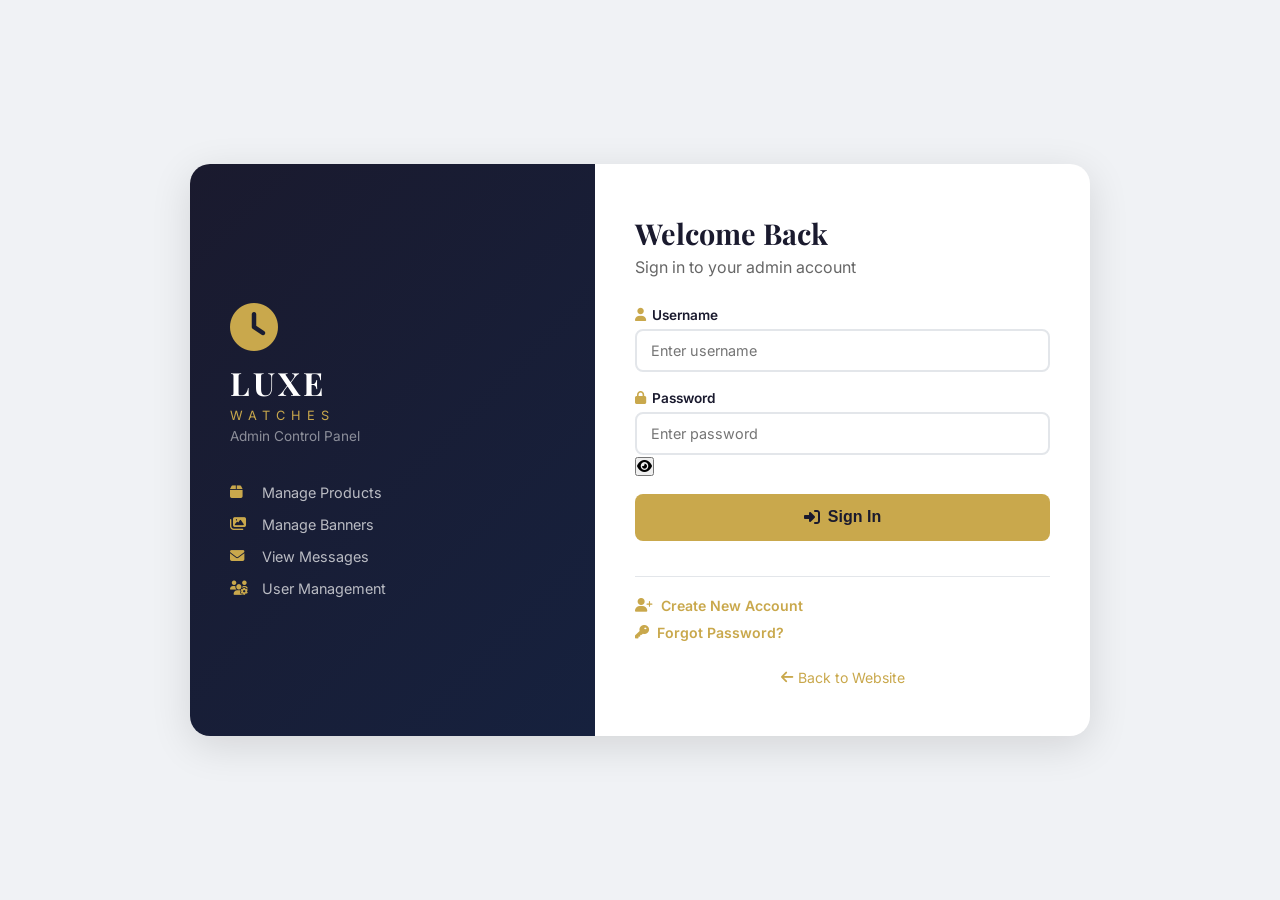
<file: admin/products.html>
<!DOCTYPE html>
<html lang="en">
<head>
    <meta charset="UTF-8">
    <meta name="viewport" content="width=device-width, initial-scale=1.0">
    <title>Products - LUXE WATCHES Admin</title>
    <link rel="stylesheet" href="css/admin.css">
    <link href="https://fonts.googleapis.com/css2?family=Inter:wght@300;400;500;600;700;800&family=Playfair+Display:wght@700;800&display=swap" rel="stylesheet">
    <link rel="stylesheet" href="https://cdnjs.cloudflare.com/ajax/libs/font-awesome/6.5.0/css/all.min.css">
</head>
<body>

<aside class="sidebar" id="sidebar">
    <div class="sidebar-header">
        <div class="sidebar-logo"><i class="fas fa-clock"></i><div><span class="logo-main">LUXE</span><span class="logo-sub">ADMIN</span></div></div>
        <button class="sidebar-close" id="sidebarClose"><i class="fas fa-times"></i></button>
    </div>
    <nav class="sidebar-nav">
        <a href="dashboard.html" class="nav-item"><i class="fas fa-tachometer-alt"></i><span>Dashboard</span></a>
        <a href="products.html" class="nav-item active"><i class="fas fa-box"></i><span>Products</span></a>
        <a href="banners.html" class="nav-item"><i class="fas fa-images"></i><span>Banners</span></a>
        <a href="messages.html" class="nav-item"><i class="fas fa-envelope"></i><span>Messages</span></a>
        <div class="nav-divider"></div>
        <a href="profile.html" class="nav-item"><i class="fas fa-user"></i><span>Profile</span></a>
        <a href="change-password.html" class="nav-item"><i class="fas fa-key"></i><span>Change Password</span></a>
        <a href="manage-users.html" class="nav-item"><i class="fas fa-users-cog"></i><span>Manage Users</span></a>
        <div class="nav-divider"></div>
        <a href="../index.html" target="_blank" class="nav-item"><i class="fas fa-globe"></i><span>View Website</span></a>
        <a href="#" class="nav-item" id="logoutBtn"><i class="fas fa-sign-out-alt"></i><span>Logout</span></a>
    </nav>
</aside>

<main class="main-content">
    <header class="topbar">
        <div class="topbar-left">
            <button class="menu-toggle" id="menuToggle"><i class="fas fa-bars"></i></button>
            <h2>Products Management</h2>
        </div>
        <div class="topbar-right">
            <button class="btn-add" id="addProductBtn"><i class="fas fa-plus"></i> Add Product</button>
        </div>
    </header>

    <div class="content-area">
        <div class="toolbar">
            <div class="search-box">
                <i class="fas fa-search"></i>
                <input type="text" id="searchProducts" placeholder="Search products...">
            </div>
            <div class="toolbar-filters">
                <select id="filterCategory">
                    <option value="">All Categories</option>
                    <option value="Luxury">Luxury</option>
                    <option value="Sports">Sports</option>
                    <option value="Classic">Classic</option>
                    <option value="Smart Watch">Smart Watch</option>
                    <option value="Casual">Casual</option>
                </select>
                <select id="filterFeatured">
                    <option value="">All</option>
                    <option value="true">Featured</option>
                    <option value="false">Non-Featured</option>
                </select>
            </div>
        </div>

        <div class="table-container">
            <table class="data-table">
                <thead>
                    <tr>
                        <th>Image</th>
                        <th>Title</th>
                        <th>Category</th>
                        <th>Price</th>
                        <th>Orig. Price</th>
                        <th>Featured</th>
                        <th>Actions</th>
                    </tr>
                </thead>
                <tbody id="productsTableBody">
                    <tr><td colspan="7" class="loading-cell"><i class="fas fa-spinner fa-spin"></i> Loading...</td></tr>
                </tbody>
            </table>
        </div>
        <div class="table-pagination" id="productsPagination"></div>
    </div>
</main>

<div class="modal-overlay" id="productModal">
    <div class="modal">
        <div class="modal-header">
            <h3 id="modalTitle"><i class="fas fa-box"></i> Add Product</h3>
            <button class="modal-close" id="closeModal"><i class="fas fa-times"></i></button>
        </div>
        <div class="modal-body">
            <form id="productForm">
                <input type="hidden" id="productId">

                <div class="form-group">
                    <label>Product Title *</label>
                    <input type="text" id="prodTitle" required placeholder="e.g. Rolex Submariner">
                </div>

                <div class="form-group">
                    <label>Short Description</label>
                    <textarea id="prodDescription" rows="3" placeholder="Brief description..."></textarea>
                </div>

                <div class="form-row">
                    <div class="form-group">
                        <label>Price (Rs.) *</label>
                        <input type="number" id="prodPrice" required min="0" step="0.01" placeholder="0.00">
                    </div>
                    <div class="form-group">
                        <label>Original Price (Rs.)</label>
                        <input type="number" id="prodOriginalPrice" min="0" step="0.01" placeholder="For discount">
                    </div>
                </div>

                <div class="form-row">
                    <div class="form-group">
                        <label>Category *</label>
                        <select id="prodCategory">
                            <option value="">Select</option>
                            <option value="Luxury">Luxury</option>
                            <option value="Sports">Sports</option>
                            <option value="Classic">Classic</option>
                            <option value="Smart Watch">Smart Watch</option>
                            <option value="Casual">Casual</option>
                            <option value="Dress">Dress</option>
                        </select>
                        <input type="text" id="prodCustomCategory" placeholder="Or type custom" style="margin-top:8px;">
                    </div>
                    <div class="form-group">
                        <label>Featured?</label>
                        <div class="toggle-switch-wrap">
                            <label class="toggle-switch">
                                <input type="checkbox" id="prodFeatured">
                                <span class="toggle-slider"></span>
                            </label>
                            <span class="toggle-label" id="featuredLabel">No</span>
                        </div>
                    </div>
                </div>

                <!-- IMAGE SECTION - NEW UPDATED -->
                <div class="form-group">
                    <label><i class="fas fa-image"></i> Product Image *</label>

                    <!-- Image Source Toggle -->
                    <div class="image-source-toggle">
                        <button type="button" class="source-btn active" id="urlSourceBtn">
                            <i class="fas fa-link"></i> Image URL
                        </button>
                        <button type="button" class="source-btn" id="uploadSourceBtn">
                            <i class="fas fa-upload"></i> Upload from Device
                        </button>
                    </div>

                    <!-- Option 1: URL Input -->
                    <div class="image-source-panel" id="urlPanel">
                        <input type="url" id="prodImageUrl" placeholder="https://example.com/image.jpg">
                    </div>

<!-- Option 2: File Upload - UPDATED -->
<div class="image-source-panel" id="uploadPanel" style="display:none;">
    <div class="file-upload-area" id="dropZone">
        <div class="upload-icon">
            <i class="fas fa-cloud-upload-alt"></i>
        </div>
        <p class="upload-title">Drag & Drop image here</p>
        <span class="upload-or">or</span>
        <label for="fileInput" class="file-browse-btn">
            <i class="fas fa-folder-open"></i> Browse Files
        </label>
        <input type="file" id="fileInput" accept="image/*" style="display:none;">
        <p class="file-info">
            <i class="fas fa-info-circle"></i>
            Supports: JPG, PNG, WebP, GIF (Max 5MB)
        </p>
    </div>

    <!-- Upload Progress -->
    <div class="upload-progress" id="uploadProgress" style="display:none;">
        <div class="progress-bar-wrap">
            <div class="progress-bar-fill" id="progressFill"></div>
        </div>
        <span class="progress-text" id="progressText">
            <i class="fas fa-spinner"></i> Uploading... 0%
        </span>
    </div>

    <!-- Selected File Info -->
    <div class="selected-file" id="selectedFile" style="display:none;">
        <div class="file-icon">
            <i class="fas fa-file-image"></i>
        </div>
        <div class="file-details">
            <span class="file-name" id="selectedFileName">image.jpg</span>
            <span class="file-size" id="selectedFileSize">2.5 MB</span>
        </div>
        <span class="file-status">
            <i class="fas fa-check-circle"></i> Ready
        </span>
        <button type="button" class="remove-file-btn" id="removeFileBtn">
            <i class="fas fa-times"></i>
        </button>
    </div>
</div>

                    <!-- Image Preview -->
                    <div class="image-preview-wrap">
                        <div class="image-preview" id="imagePreview">
                            <i class="fas fa-image"></i>
                            <span>Image Preview</span>
                        </div>
                    </div>
                </div>

                <div class="form-actions">
                    <button type="button" class="btn-cancel" id="cancelProduct">Cancel</button>
                    <button type="submit" class="btn-save" id="saveProductBtn">
                        <span class="btn-text"><i class="fas fa-save"></i> Save Product</span>
                        <span class="btn-loading" style="display:none;">
                            <i class="fas fa-spinner fa-spin"></i> Saving...
                        </span>
                    </button>
                </div>
            </form>
        </div>
    </div>
</div>

<div class="modal-overlay" id="deleteModal">
    <div class="modal modal-sm">
        <div class="modal-header modal-header-danger">
            <h3><i class="fas fa-exclamation-triangle"></i> Confirm Delete</h3>
        </div>
        <div class="modal-body text-center">
            <p style="margin-bottom:8px;">Delete <strong id="deleteItemName"></strong>?</p>
            <p style="color:#999;font-size:0.85rem;margin-bottom:20px;">Cannot be undone.</p>
            <div class="form-actions" style="justify-content:center;">
                <button class="btn-cancel" id="cancelDelete">Cancel</button>
                <button class="btn-delete" id="confirmDelete"><i class="fas fa-trash"></i> Delete</button>
            </div>
        </div>
    </div>
</div>

<div class="toast-container" id="toastContainer"></div>

<script src="../js/config.js"></script>
<script src="js/admin.js"></script>
<script src="js/auth.js"></script>
<script>
    document.addEventListener("DOMContentLoaded", function() {
        checkAuth();

        var productPage = 1;
        var PRODUCTS_PER_PAGE = 8;
        var deleteProductId = null;
        var selectedImageFile = null;
        var currentImageSource = "url";

        var urlSourceBtn    = document.getElementById("urlSourceBtn");
        var uploadSourceBtn = document.getElementById("uploadSourceBtn");
        var urlPanel        = document.getElementById("urlPanel");
        var uploadPanel     = document.getElementById("uploadPanel");

        urlSourceBtn.addEventListener("click", function() {
            currentImageSource = "url";
            urlSourceBtn.classList.add("active");
            uploadSourceBtn.classList.remove("active");
            urlPanel.style.display    = "block";
            uploadPanel.style.display = "none";
        });

        uploadSourceBtn.addEventListener("click", function() {
            currentImageSource = "upload";
            uploadSourceBtn.classList.add("active");
            urlSourceBtn.classList.remove("active");
            uploadPanel.style.display = "block";
            urlPanel.style.display    = "none";
        });

        var fileInput = document.getElementById("fileInput");
        var dropZone  = document.getElementById("dropZone");

        dropZone.addEventListener("click", function() {
            fileInput.click();
        });

        dropZone.addEventListener("dragover", function(e) {
            e.preventDefault();
            dropZone.classList.add("drag-over");
        });

        dropZone.addEventListener("dragleave", function() {
            dropZone.classList.remove("drag-over");
        });

        dropZone.addEventListener("drop", function(e) {
            e.preventDefault();
            dropZone.classList.remove("drag-over");
            if (e.dataTransfer.files && e.dataTransfer.files.length > 0) {
                handleFileSelect(e.dataTransfer.files[0]);
            }
        });

        fileInput.addEventListener("change", function() {
            if (this.files && this.files.length > 0) {
                handleFileSelect(this.files[0]);
            }
        });

        function handleFileSelect(file) {
            var allowedTypes = ["image/jpeg", "image/png", "image/webp", "image/gif"];
            if (allowedTypes.indexOf(file.type) === -1) {
                showToast("Only JPG, PNG, WebP, GIF allowed!", "error");
                return;
            }
            if (file.size > 5 * 1024 * 1024) {
                showToast("File size must be under 5MB!", "error");
                return;
            }
            selectedImageFile = file;
            var selectedFileEl = document.getElementById("selectedFile");
            document.getElementById("selectedFileName").textContent = file.name;
            document.getElementById("selectedFileSize").textContent =
                (file.size / (1024 * 1024)).toFixed(2) + " MB";
            selectedFileEl.style.display = "flex";
            var reader = new FileReader();
            reader.onload = function(e) {
                document.getElementById("imagePreview").innerHTML =
                    "<img src=\"" + e.target.result
                    + "\" alt=\"Preview\" style=\"width:100%;height:100%;object-fit:cover;\">";
            };
            reader.readAsDataURL(file);
        }

        document.getElementById("removeFileBtn").addEventListener("click", function() {
            selectedImageFile = null;
            fileInput.value   = "";
            document.getElementById("selectedFile").style.display = "none";
            document.getElementById("imagePreview").innerHTML =
                "<i class=\"fas fa-image\"></i><span>Image Preview</span>";
        });

        function uploadImageToSupabase(file) {
            return new Promise(function(resolve, reject) {
                var timestamp = Date.now();
                var random    = Math.random().toString(36).substring(2, 8);
                var ext       = file.name.split(".").pop().toLowerCase();
                var fileName  = "product_" + timestamp + "_" + random + "." + ext;
                var progressEl   = document.getElementById("uploadProgress");
                var progressFill = document.getElementById("progressFill");
                var progressText = document.getElementById("progressText");
                progressEl.style.display = "block";
                progressFill.style.width = "20%";
                progressText.textContent = "Uploading... 20%";
                var uploadUrl = SUPABASE_URL
                    + "/storage/v1/object/product-images/"
                    + fileName;
                progressFill.style.width = "50%";
                progressText.textContent = "Uploading... 50%";
                fetch(uploadUrl, {
                    method: "POST",
                    headers: {
                        "apikey":        SUPABASE_KEY,
                        "Authorization": "Bearer " + SUPABASE_KEY,
                        "Content-Type":  file.type,
                        "x-upsert":      "true"
                    },
                    body: file
                })
                .then(function(res) {
                    progressFill.style.width = "80%";
                    progressText.textContent = "Processing... 80%";
                    if (!res.ok) {
                        return res.text().then(function(t) {
                            console.error("Upload error:", t);
                            reject("Upload failed: " + t);
                        });
                    }
                    return res.json().then(function(data) {
                        progressFill.style.width = "100%";
                        progressText.textContent = "Complete! 100%";
                        var publicUrl = SUPABASE_URL
                            + "/storage/v1/object/public/product-images/"
                            + fileName;
                        setTimeout(function() {
                            progressEl.style.display = "none";
                        }, 1000);
                        resolve(publicUrl);
                    });
                })
                .catch(function(err) {
                    progressEl.style.display = "none";
                    console.error("Upload error:", err);
                    reject("Upload failed");
                });
            });
        }

        document.getElementById("addProductBtn").addEventListener("click", function() {
            openProductModal(null);
        });
        document.getElementById("closeModal").addEventListener("click", closeProductModal);
        document.getElementById("cancelProduct").addEventListener("click", closeProductModal);

        /* ❌ YEH LINE HATA DI - Ab bahar click pe form close NAHI hoga */

        document.getElementById("prodFeatured").addEventListener("change", function() {
            document.getElementById("featuredLabel").textContent = this.checked ? "Yes" : "No";
        });

        document.getElementById("prodImageUrl").addEventListener("input", function() {
            var preview = document.getElementById("imagePreview");
            if (this.value) {
                preview.innerHTML =
                    "<img src=\"" + this.value
                    + "\" alt=\"Preview\" style=\"width:100%;height:100%;object-fit:cover;\">";
            } else {
                preview.innerHTML =
                    "<i class=\"fas fa-image\"></i><span>Image Preview</span>";
            }
        });

        var searchTimer = null;
        document.getElementById("searchProducts").addEventListener("input", function() {
            clearTimeout(searchTimer);
            searchTimer = setTimeout(function() { loadProducts(1); }, 400);
        });
        document.getElementById("filterCategory").addEventListener("change", function() {
            loadProducts(1);
        });
        document.getElementById("filterFeatured").addEventListener("change", function() {
            loadProducts(1);
        });

        document.getElementById("cancelDelete").addEventListener("click", function() {
            document.getElementById("deleteModal").classList.remove("active");
        });

        document.getElementById("confirmDelete").addEventListener("click", function() {
            if (!deleteProductId) { return; }
            adminDelete("products", deleteProductId).then(function(ok) {
                if (ok) { showToast("Deleted!", "success"); loadProducts(productPage); }
                else    { showToast("Failed!", "error"); }
                document.getElementById("deleteModal").classList.remove("active");
                deleteProductId = null;
            });
        });

        document.getElementById("productForm").addEventListener("submit", function(e) {
            e.preventDefault();
            saveProduct();
        });

        function openProductModal(product) {
            document.getElementById("productForm").reset();
            document.getElementById("imagePreview").innerHTML =
                "<i class=\"fas fa-image\"></i><span>Image Preview</span>";
            document.getElementById("featuredLabel").textContent = "No";
            selectedImageFile = null;
            currentImageSource = "url";
            document.getElementById("selectedFile").style.display    = "none";
            document.getElementById("uploadProgress").style.display  = "none";
            urlSourceBtn.classList.add("active");
            uploadSourceBtn.classList.remove("active");
            urlPanel.style.display    = "block";
            uploadPanel.style.display = "none";
            fileInput.value = "";
            if (product) {
                document.getElementById("modalTitle").innerHTML =
                    "<i class=\"fas fa-edit\"></i> Edit Product";
                document.getElementById("productId").value        = product.id;
                document.getElementById("prodTitle").value         = product.title || "";
                document.getElementById("prodDescription").value   = product.short_description || "";
                document.getElementById("prodPrice").value         = product.price || "";
                document.getElementById("prodOriginalPrice").value = product.original_price || "";
                document.getElementById("prodCategory").value      = product.category || "";
                document.getElementById("prodFeatured").checked    = product.is_featured ? true : false;
                document.getElementById("featuredLabel").textContent =
                    product.is_featured ? "Yes" : "No";
                document.getElementById("prodImageUrl").value = product.image_url || "";
                if (product.image_url) {
                    document.getElementById("imagePreview").innerHTML =
                        "<img src=\"" + product.image_url
                        + "\" alt=\"Preview\" style=\"width:100%;height:100%;object-fit:cover;\">";
                }
            } else {
                document.getElementById("modalTitle").innerHTML =
                    "<i class=\"fas fa-plus-circle\"></i> Add New Product";
                document.getElementById("productId").value = "";
            }
            document.getElementById("productModal").classList.add("active");
        }

        function closeProductModal() {
            document.getElementById("productModal").classList.remove("active");
            selectedImageFile = null;
        }

        window.editProduct = function(id) {
            adminQuery("products", { filters: ["id=eq." + id] }).then(function(r) {
                if (r.data && r.data.length > 0) { openProductModal(r.data[0]); }
            });
        };

        window.deleteProduct = function(id, name) {
            deleteProductId = id;
            document.getElementById("deleteItemName").textContent = name;
            document.getElementById("deleteModal").classList.add("active");
        };

        function saveProduct() {
            var btn        = document.getElementById("saveProductBtn");
            var btnText    = btn.querySelector(".btn-text");
            var btnLoading = btn.querySelector(".btn-loading");
            btnText.style.display    = "none";
            btnLoading.style.display = "inline-flex";
            if (currentImageSource === "upload" && selectedImageFile) {
                uploadImageToSupabase(selectedImageFile)
                .then(function(imageUrl) {
                    saveProductToDatabase(imageUrl, btn, btnText, btnLoading);
                })
                .catch(function(err) {
                    showToast("Image upload failed: " + err, "error");
                    btnText.style.display    = "inline-flex";
                    btnLoading.style.display = "none";
                });
            } else {
                var imageUrl = document.getElementById("prodImageUrl").value.trim();
                if (!imageUrl) {
                    showToast("Please enter image URL or upload a file!", "error");
                    btnText.style.display    = "inline-flex";
                    btnLoading.style.display = "none";
                    return;
                }
                saveProductToDatabase(imageUrl, btn, btnText, btnLoading);
            }
        }

        function saveProductToDatabase(imageUrl, btn, btnText, btnLoading) {
            var id        = document.getElementById("productId").value;
            var customCat = document.getElementById("prodCustomCategory").value.trim();
            var body = {
                title:             document.getElementById("prodTitle").value.trim(),
                short_description: document.getElementById("prodDescription").value.trim(),
                price:             parseFloat(document.getElementById("prodPrice").value),
                category:          customCat || document.getElementById("prodCategory").value,
                is_featured:       document.getElementById("prodFeatured").checked,
                image_url:         imageUrl
            };
            var op = document.getElementById("prodOriginalPrice").value;
            body.original_price = op ? parseFloat(op) : null;
            var promise = id
                ? adminUpdate("products", id, body)
                : adminInsert("products", body);
            promise.then(function(ok) {
                if (ok) {
                    showToast(id ? "Updated!" : "Product added!", "success");
                    closeProductModal();
                    loadProducts(productPage);
                } else {
                    showToast("Save failed!", "error");
                }
                btnText.style.display    = "inline-flex";
                btnLoading.style.display = "none";
            });
        }

        function loadProducts(page) {
            if (!page) { page = 1; }
            productPage = page;
            var tbody = document.getElementById("productsTableBody");
            tbody.innerHTML =
                "<tr><td colspan=\"7\" class=\"loading-cell\">"
                + "<i class=\"fas fa-spinner fa-spin\"></i> Loading..."
                + "</td></tr>";
            var filters = [];
            var catFilter  = document.getElementById("filterCategory").value;
            var featFilter = document.getElementById("filterFeatured").value;
            if (catFilter)  { filters.push("category=eq." + encodeURIComponent(catFilter)); }
            if (featFilter) { filters.push("is_featured=eq." + featFilter); }
            var offset = (page - 1) * PRODUCTS_PER_PAGE;
            adminQuery("products", {
                filters: filters,
                order:   "created_at.desc",
                limit:   PRODUCTS_PER_PAGE,
                offset:  offset,
                count:   true
            })
            .then(function(result) {
                var data  = result.data;
                var count = result.count || 0;
                if (!data || data.length === 0) {
                    tbody.innerHTML =
                        "<tr><td colspan=\"7\" class=\"empty-cell\">No products found</td></tr>";
                    document.getElementById("productsPagination").innerHTML = "";
                    return;
                }
                var html = "";
                for (var i = 0; i < data.length; i++) {
                    var p = data[i];
                    var safeTitle = (p.title || "").replace(/'/g, "\\'");
                    html += "<tr>"
                        + "<td><img src=\"" + p.image_url
                        + "\" class=\"table-img\" alt=\"\""
                        + " onerror=\"this.src='https://via.placeholder.com/60'\"></td>"
                        + "<td><strong>" + p.title + "</strong></td>"
                        + "<td><span class=\"badge badge-blue\">"
                        + (p.category || "General") + "</span></td>"
                        + "<td><strong>Rs."
                        + Number(p.price).toLocaleString("en-IN") + "</strong></td>"
                        + "<td>"
                        + (p.original_price
                            ? "Rs." + Number(p.original_price).toLocaleString("en-IN")
                            : "-")
                        + "</td>"
                        + "<td>"
                        + (p.is_featured
                            ? "<span class=\"badge badge-gold\">Yes</span>"
                            : "<span class=\"badge badge-gray\">No</span>")
                        + "</td>"
                        + "<td><div class=\"action-btns\">"
                        + "<button class=\"action-btn edit-btn\" onclick=\"editProduct("
                        + p.id + ")\" title=\"Edit\"><i class=\"fas fa-edit\"></i></button>"
                        + "<button class=\"action-btn delete-btn\" onclick=\"deleteProduct("
                        + p.id + ", '" + safeTitle + "')\" title=\"Delete\">"
                        + "<i class=\"fas fa-trash\"></i></button>"
                        + "</div></td></tr>";
                }
                tbody.innerHTML = html;
                var totalPages = Math.ceil(count / PRODUCTS_PER_PAGE);
                renderAdminPagination(
                    "productsPagination", page, totalPages, loadProducts
                );
            });
        }

        loadProducts(1);
    });
</script>
</body>
</html>
</file>
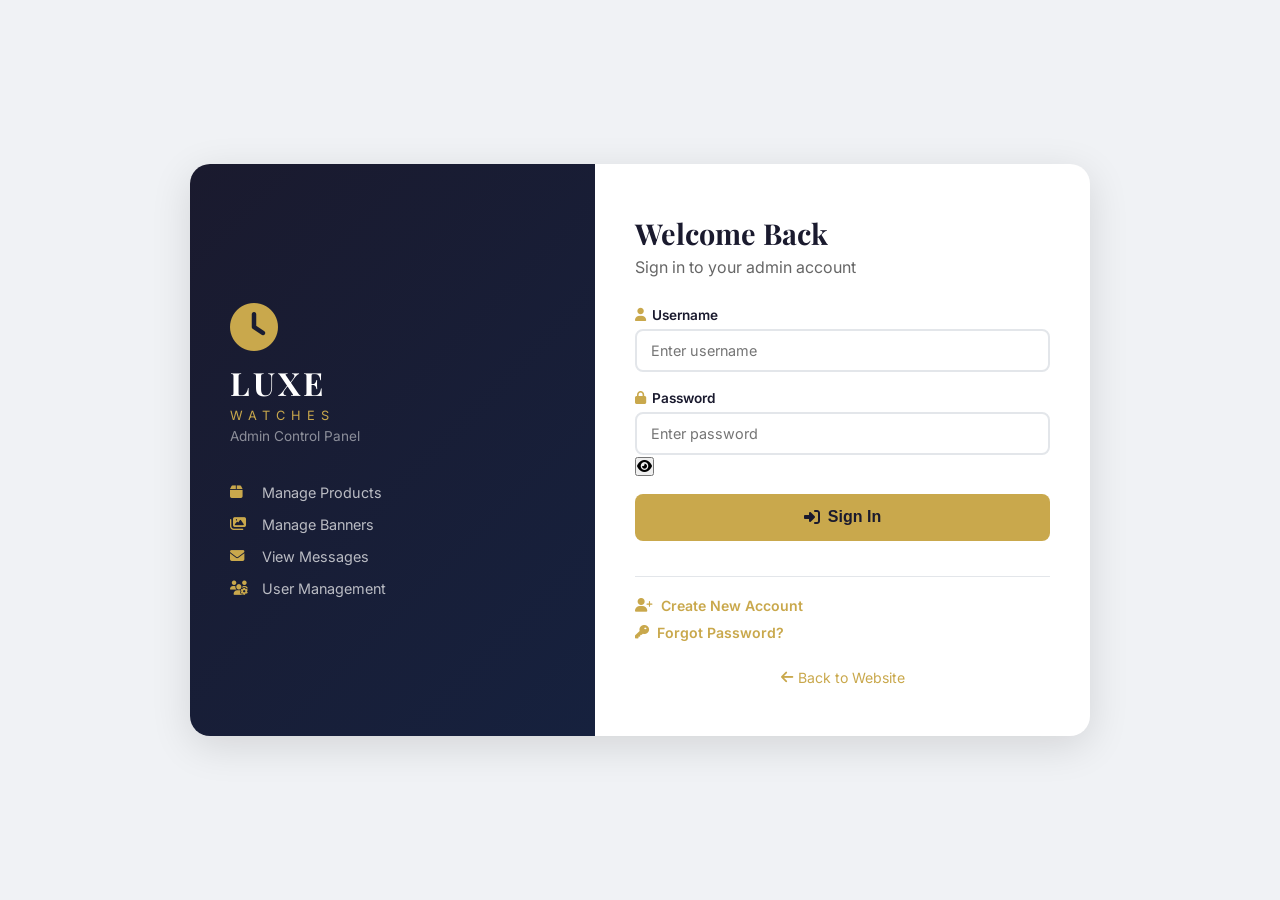
<file: admin/profile.html>
<!DOCTYPE html>
<html lang="en">
<head>
    <meta charset="UTF-8">
    <meta name="viewport" content="width=device-width, initial-scale=1.0">
    <title>Profile - LUXE WATCHES Admin</title>
    <link rel="stylesheet" href="css/admin.css">
    <link href="https://fonts.googleapis.com/css2?family=Inter:wght@300;400;500;600;700;800&family=Playfair+Display:wght@700;800&display=swap" rel="stylesheet">
    <link rel="stylesheet" href="https://cdnjs.cloudflare.com/ajax/libs/font-awesome/6.5.0/css/all.min.css">
</head>
<body>

<aside class="sidebar" id="sidebar">
    <div class="sidebar-header">
        <div class="sidebar-logo"><i class="fas fa-clock"></i><div><span class="logo-main">LUXE</span><span class="logo-sub">ADMIN</span></div></div>
        <button class="sidebar-close" id="sidebarClose"><i class="fas fa-times"></i></button>
    </div>
    <nav class="sidebar-nav">
        <a href="dashboard.html" class="nav-item"><i class="fas fa-tachometer-alt"></i><span>Dashboard</span></a>
        <a href="products.html" class="nav-item"><i class="fas fa-box"></i><span>Products</span></a>
        <a href="banners.html" class="nav-item"><i class="fas fa-images"></i><span>Banners</span></a>
        <a href="messages.html" class="nav-item"><i class="fas fa-envelope"></i><span>Messages</span></a>
        <div class="nav-divider"></div>
        <a href="profile.html" class="nav-item active"><i class="fas fa-user"></i><span>Profile</span></a>
        <a href="change-password.html" class="nav-item"><i class="fas fa-key"></i><span>Change Password</span></a>
        <a href="manage-users.html" class="nav-item"><i class="fas fa-users-cog"></i><span>Manage Users</span></a>
        <div class="nav-divider"></div>
        <a href="#" class="nav-item" id="logoutBtn"><i class="fas fa-sign-out-alt"></i><span>Logout</span></a>
    </nav>
</aside>

<main class="main-content">
    <header class="topbar">
        <div class="topbar-left">
            <button class="menu-toggle" id="menuToggle"><i class="fas fa-bars"></i></button>
            <h2>My Profile</h2>
        </div>
        <div class="topbar-right">
            <div class="admin-info">
                <div class="admin-avatar"><i class="fas fa-user-shield"></i></div>
                <span id="adminName">Admin</span>
            </div>
        </div>
    </header>

    <div class="content-area">
        <div class="profile-layout">
            <div class="profile-sidebar-card">
                <div class="profile-avatar-large" id="profileAvatarDisplay">
                    <i class="fas fa-user"></i>
                </div>
                <h3 id="profileDisplayName">Loading...</h3>
                <p class="profile-role" id="profileDisplayRole">Admin</p>
                <div class="profile-stats">
                    <div class="profile-stat">
                        <span class="stat-label">Username</span>
                        <span class="stat-value" id="profileDisplayUsername">-</span>
                    </div>
                    <div class="profile-stat">
                        <span class="stat-label">Email</span>
                        <span class="stat-value" id="profileDisplayEmail">-</span>
                    </div>
                    <div class="profile-stat">
                        <span class="stat-label">Last Login</span>
                        <span class="stat-value" id="profileLastLogin">-</span>
                    </div>
                    <div class="profile-stat">
                        <span class="stat-label">Member Since</span>
                        <span class="stat-value" id="profileCreated">-</span>
                    </div>
                </div>
                <a href="change-password.html" class="btn-save btn-full" style="margin-top:15px;">
                    <i class="fas fa-key"></i> Change Password
                </a>
            </div>

            <div class="profile-edit-card">
                <h3><i class="fas fa-edit"></i> Edit Profile</h3>

                <form id="profileForm">
                    <div class="form-group">
                        <label><i class="fas fa-user"></i> Full Name</label>
                        <input type="text" id="editFullName" placeholder="Your full name" required>
                    </div>

                    <div class="form-group">
                        <label><i class="fas fa-envelope"></i> Email</label>
                        <input type="email" id="editEmail" placeholder="your@email.com" required>
                    </div>

                    <div class="form-group">
                        <label><i class="fas fa-image"></i> Avatar URL</label>
                        <input type="url" id="editAvatarUrl" placeholder="https://example.com/avatar.jpg">
                    </div>

                    <button type="submit" class="btn-save" id="saveProfileBtn">
                        <span class="btn-text"><i class="fas fa-save"></i> Save Changes</span>
                        <span class="btn-loading" style="display:none;"><i class="fas fa-spinner fa-spin"></i> Saving...</span>
                    </button>
                </form>

                <div class="auth-result" id="profileResult" style="display:none;"></div>
            </div>
        </div>
    </div>
</main>

<div class="toast-container" id="toastContainer"></div>

<!DOCTYPE html>
<html lang="en">
<head>
    <meta charset="UTF-8">
    <meta name="viewport" content="width=device-width, initial-scale=1.0">
    <title>Profile - LUXE WATCHES Admin</title>
    <link rel="stylesheet" href="css/admin.css">
    <link href="https://fonts.googleapis.com/css2?family=Inter:wght@300;400;500;600;700;800&family=Playfair+Display:wght@700;800&display=swap" rel="stylesheet">
    <link rel="stylesheet" href="https://cdnjs.cloudflare.com/ajax/libs/font-awesome/6.5.0/css/all.min.css">
</head>
<body>

<aside class="sidebar" id="sidebar">
    <div class="sidebar-header">
        <div class="sidebar-logo"><i class="fas fa-clock"></i><div><span class="logo-main">LUXE</span><span class="logo-sub">ADMIN</span></div></div>
        <button class="sidebar-close" id="sidebarClose"><i class="fas fa-times"></i></button>
    </div>
    <nav class="sidebar-nav">
        <a href="dashboard.html" class="nav-item"><i class="fas fa-tachometer-alt"></i><span>Dashboard</span></a>
        <a href="products.html" class="nav-item"><i class="fas fa-box"></i><span>Products</span></a>
        <a href="banners.html" class="nav-item"><i class="fas fa-images"></i><span>Banners</span></a>
        <a href="messages.html" class="nav-item"><i class="fas fa-envelope"></i><span>Messages</span></a>
        <div class="nav-divider"></div>
        <a href="profile.html" class="nav-item active"><i class="fas fa-user"></i><span>Profile</span></a>
        <a href="change-password.html" class="nav-item"><i class="fas fa-key"></i><span>Change Password</span></a>
        <a href="manage-users.html" class="nav-item"><i class="fas fa-users-cog"></i><span>Manage Users</span></a>
        <div class="nav-divider"></div>
        <a href="../index.html" target="_blank" class="nav-item"><i class="fas fa-globe"></i><span>View Website</span></a>
        <a href="#" class="nav-item" id="logoutBtn"><i class="fas fa-sign-out-alt"></i><span>Logout</span></a>
    </nav>
</aside>

<main class="main-content">
    <header class="topbar">
        <div class="topbar-left">
            <button class="menu-toggle" id="menuToggle"><i class="fas fa-bars"></i></button>
            <h2>My Profile</h2>
        </div>
        <div class="topbar-right">
            <div class="admin-info">
                <div class="admin-avatar"><i class="fas fa-user-shield"></i></div>
                <span id="adminName">Admin</span>
            </div>
        </div>
    </header>

    <div class="content-area">
        <div class="profile-layout">
            <div class="profile-sidebar-card">
                <div class="profile-avatar-large" id="profileAvatarDisplay">
                    <i class="fas fa-user"></i>
                </div>
                <h3 id="profileDisplayName">Loading...</h3>
                <p class="profile-role" id="profileDisplayRole">Admin</p>
                <div class="profile-stats">
                    <div class="profile-stat">
                        <span class="stat-label">Username</span>
                        <span class="stat-value" id="profileDisplayUsername">-</span>
                    </div>
                    <div class="profile-stat">
                        <span class="stat-label">Email</span>
                        <span class="stat-value" id="profileDisplayEmail">-</span>
                    </div>
                    <div class="profile-stat">
                        <span class="stat-label">Last Login</span>
                        <span class="stat-value" id="profileLastLogin">-</span>
                    </div>
                    <div class="profile-stat">
                        <span class="stat-label">Member Since</span>
                        <span class="stat-value" id="profileCreated">-</span>
                    </div>
                </div>
                <a href="change-password.html" class="btn-save btn-full" style="margin-top:15px;">
                    <i class="fas fa-key"></i> Change Password
                </a>
            </div>

            <div class="profile-edit-card">
                <h3><i class="fas fa-edit"></i> Edit Profile</h3>
                <form id="profileForm">
                    <div class="form-group">
                        <label><i class="fas fa-user"></i> Full Name</label>
                        <input type="text" id="editFullName" placeholder="Your full name" required>
                    </div>
                    <div class="form-group">
                        <label><i class="fas fa-envelope"></i> Email</label>
                        <input type="email" id="editEmail" placeholder="your@email.com" required>
                    </div>
                    <div class="form-group">
                        <label><i class="fas fa-image"></i> Avatar URL</label>
                        <input type="url" id="editAvatarUrl" placeholder="https://example.com/avatar.jpg">
                    </div>
                    <button type="submit" class="btn-save" id="saveProfileBtn">
                        <span class="btn-text"><i class="fas fa-save"></i> Save Changes</span>
                        <span class="btn-loading" style="display:none;"><i class="fas fa-spinner fa-spin"></i> Saving...</span>
                    </button>
                </form>
                <div class="auth-result" id="profileResult" style="display:none;"></div>
            </div>
        </div>
    </div>
</main>

<div class="toast-container" id="toastContainer"></div>

<script src="../js/config.js"></script>
<script src="js/admin.js"></script>
<script src="js/auth.js"></script>
<script>
    document.addEventListener("DOMContentLoaded", function() {
        checkAuth();

        var userId = getCurrentUserId();
        if (!userId) { return; }

        adminQuery("admin_users", { filters: ["id=eq." + userId] }).then(function(r) {
            if (!r.data || r.data.length === 0) { return; }
            var u = r.data[0];

            document.getElementById("profileDisplayName").textContent = u.full_name || u.username;
            document.getElementById("profileDisplayRole").textContent = u.role === "superadmin" ? "Super Admin" : "Admin";
            document.getElementById("profileDisplayUsername").textContent = u.username;
            document.getElementById("profileDisplayEmail").textContent = u.email;
            document.getElementById("profileLastLogin").textContent = u.last_login ? new Date(u.last_login).toLocaleString() : "Never";
            document.getElementById("profileCreated").textContent = new Date(u.created_at).toLocaleDateString("en-IN", { day: "numeric", month: "short", year: "numeric" });

            document.getElementById("editFullName").value = u.full_name || "";
            document.getElementById("editEmail").value = u.email || "";
            document.getElementById("editAvatarUrl").value = u.avatar_url || "";

            if (u.avatar_url) {
                document.getElementById("profileAvatarDisplay").innerHTML = "<img src=\"" + u.avatar_url + "\" alt=\"Avatar\" style=\"width:100%;height:100%;object-fit:cover;border-radius:50%;\">";
            }
        });

        var profileForm = document.getElementById("profileForm");
        if (profileForm) {
            profileForm.addEventListener("submit", function(e) {
                e.preventDefault();
                var resultEl = document.getElementById("profileResult");
                var btn = document.getElementById("saveProfileBtn");
                var btnText = btn.querySelector(".btn-text");
                var btnLoading = btn.querySelector(".btn-loading");

                btnText.style.display = "none";
                btnLoading.style.display = "inline-flex";
                resultEl.style.display = "none";

                updateProfile(userId, {
                    fullName: document.getElementById("editFullName").value.trim(),
                    email: document.getElementById("editEmail").value.trim(),
                    avatarUrl: document.getElementById("editAvatarUrl").value.trim()
                }).then(function(result) {
                    if (result.success) {
                        resultEl.className = "auth-result success";
                        resultEl.innerHTML = "<i class=\"fas fa-check-circle\"></i> " + result.message;
                        showToast("Profile updated!", "success");
                    } else {
                        resultEl.className = "auth-result error";
                        resultEl.innerHTML = "<i class=\"fas fa-exclamation-circle\"></i> " + result.error;
                    }
                    resultEl.style.display = "flex";
                    btnText.style.display = "inline-flex";
                    btnLoading.style.display = "none";
                });
            });
        }
    });
</script>
</body>
</html>

</body>
</html>
</file>
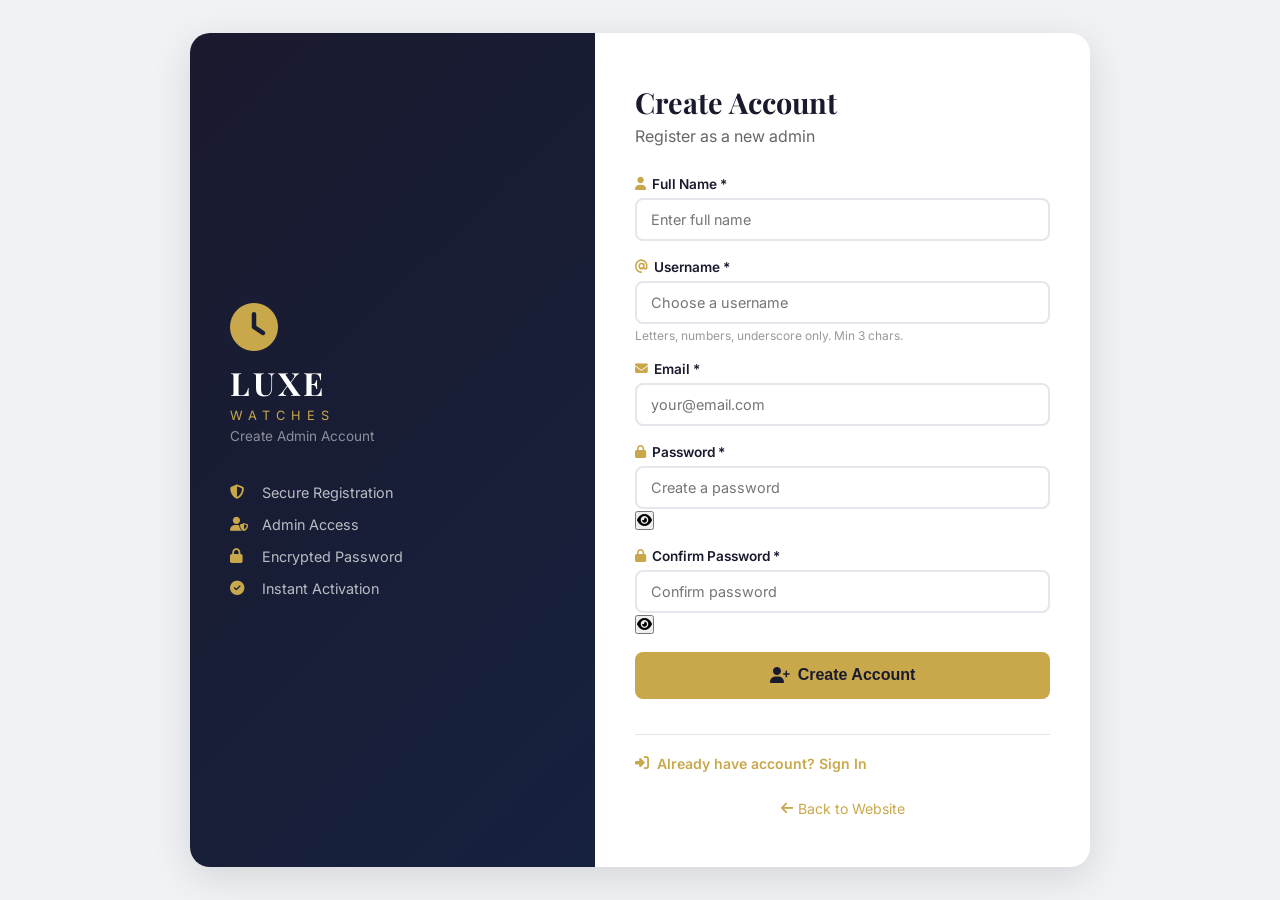
<file: admin/signup.html>
<!DOCTYPE html>
<html lang="en">
<head>
    <meta charset="UTF-8">
    <meta name="viewport" content="width=device-width, initial-scale=1.0">
    <title>Sign Up - LUXE WATCHES Admin</title>
    <link rel="stylesheet" href="css/admin.css">
    <link href="https://fonts.googleapis.com/css2?family=Inter:wght@300;400;500;600;700;800&family=Playfair+Display:wght@700;800&display=swap" rel="stylesheet">
    <link rel="stylesheet" href="https://cdnjs.cloudflare.com/ajax/libs/font-awesome/6.5.0/css/all.min.css">
</head>
<body class="login-body">

<div class="login-container">
    <div class="login-left">
        <div class="login-brand">
            <i class="fas fa-clock"></i>
            <h1>LUXE <span>WATCHES</span></h1>
            <p>Create Admin Account</p>
        </div>
        <div class="login-features">
            <div class="login-feature"><i class="fas fa-shield-alt"></i><span>Secure Registration</span></div>
            <div class="login-feature"><i class="fas fa-user-shield"></i><span>Admin Access</span></div>
            <div class="login-feature"><i class="fas fa-lock"></i><span>Encrypted Password</span></div>
            <div class="login-feature"><i class="fas fa-check-circle"></i><span>Instant Activation</span></div>
        </div>
    </div>
    <div class="login-right">
        <div class="login-form-container">
            <h2>Create Account</h2>
            <p class="login-subtitle">Register as a new admin</p>
            <form id="signupForm">
                <div class="form-group">
                    <label><i class="fas fa-user"></i> Full Name *</label>
                    <input type="text" id="signupName" placeholder="Enter full name" required>
                </div>
                <div class="form-group">
                    <label><i class="fas fa-at"></i> Username *</label>
                    <input type="text" id="signupUsername" placeholder="Choose a username" required>
                    <small class="field-hint">Letters, numbers, underscore only. Min 3 chars.</small>
                </div>
                <div class="form-group">
                    <label><i class="fas fa-envelope"></i> Email *</label>
                    <input type="email" id="signupEmail" placeholder="your@email.com" required>
                </div>
                <div class="form-group">
                    <label><i class="fas fa-lock"></i> Password *</label>
                    <div class="password-wrap">
                        <input type="password" id="signupPassword" placeholder="Create a password" required>
                        <button type="button" id="togglePass1"><i class="fas fa-eye"></i></button>
                    </div>
                    <div class="password-strength" id="passStrength"></div>
                </div>
                <div class="form-group">
                    <label><i class="fas fa-lock"></i> Confirm Password *</label>
                    <div class="password-wrap">
                        <input type="password" id="signupConfirmPassword" placeholder="Confirm password" required>
                        <button type="button" id="togglePass2"><i class="fas fa-eye"></i></button>
                    </div>
                </div>
                <button type="submit" class="btn-login" id="signupBtn">
                    <span class="btn-text"><i class="fas fa-user-plus"></i> Create Account</span>
                    <span class="btn-loading" style="display:none;"><i class="fas fa-spinner fa-spin"></i> Creating...</span>
                </button>
                <div class="login-error" id="signupError" style="display:none;">
                    <i class="fas fa-exclamation-circle"></i>
                    <span id="signupErrorText">Error</span>
                </div>
                <div class="login-success" id="signupSuccess" style="display:none;">
                    <i class="fas fa-check-circle"></i>
                    <span id="signupSuccessText">Account created!</span>
                </div>
            </form>
            <div class="login-links">
                <a href="index.html" class="auth-link"><i class="fas fa-sign-in-alt"></i> Already have account? Sign In</a>
            </div>
            <div class="login-footer">
                <a href="../index.html"><i class="fas fa-arrow-left"></i> Back to Website</a>
            </div>
        </div>
    </div>
</div>

    <script src="../js/config.js"></script>
    <script src="js/admin.js"></script>
    <script src="js/auth.js"></script>
    <script>
        document.addEventListener("DOMContentLoaded", function() {
            var t1 = document.getElementById("togglePass1");
            var t2 = document.getElementById("togglePass2");
            if (t1) {
                t1.addEventListener("click", function() {
                    var inp = document.getElementById("signupPassword");
                    var ico = this.querySelector("i");
                    if (inp.type === "password") { inp.type = "text"; ico.className = "fas fa-eye-slash"; }
                    else { inp.type = "password"; ico.className = "fas fa-eye"; }
                });
            }
            if (t2) {
                t2.addEventListener("click", function() {
                    var inp = document.getElementById("signupConfirmPassword");
                    var ico = this.querySelector("i");
                    if (inp.type === "password") { inp.type = "text"; ico.className = "fas fa-eye-slash"; }
                    else { inp.type = "password"; ico.className = "fas fa-eye"; }
                });
            }
            var passInput = document.getElementById("signupPassword");
            if (passInput) {
                passInput.addEventListener("input", function() {
                    var val = this.value;
                    var el = document.getElementById("passStrength");
                    if (!el) { return; }
                    if (!val) { el.innerHTML = ""; return; }
                    var score = 0;
                    if (val.length >= 6) { score++; }
                    if (val.length >= 10) { score++; }
                    if (/[A-Z]/.test(val)) { score++; }
                    if (/[0-9]/.test(val)) { score++; }
                    if (/[^A-Za-z0-9]/.test(val)) { score++; }
                    var labels = ["Very Weak", "Weak", "Fair", "Strong", "Very Strong"];
                    var colors = ["#e74c3c", "#e67e22", "#f1c40f", "#2ecc71", "#27ae60"];
                    var widths = ["20%", "40%", "60%", "80%", "100%"];
                    var idx = Math.min(score, 4);
                    el.innerHTML = "<div class=\"strength-bar\"><div class=\"strength-fill\" style=\"width:" + widths[idx] + ";background:" + colors[idx] + "\"></div></div>"
                        + "<span style=\"color:" + colors[idx] + ";font-size:0.75rem;\">" + labels[idx] + "</span>";
                });
            }
            var signupForm = document.getElementById("signupForm");
            if (signupForm) {
                signupForm.addEventListener("submit", function(e) {
                    e.preventDefault();
                    var name = document.getElementById("signupName").value.trim();
                    var username = document.getElementById("signupUsername").value.trim();
                    var email = document.getElementById("signupEmail").value.trim();
                    var password = document.getElementById("signupPassword").value;
                    var confirmPass = document.getElementById("signupConfirmPassword").value;
                    var errorEl = document.getElementById("signupError");
                    var errorText = document.getElementById("signupErrorText");
                    var successEl = document.getElementById("signupSuccess");
                    var successText = document.getElementById("signupSuccessText");
                    var btn = document.getElementById("signupBtn");
                    var btnText = btn.querySelector(".btn-text");
                    var btnLoading = btn.querySelector(".btn-loading");
                    errorEl.style.display = "none";
                    successEl.style.display = "none";
                    if (password !== confirmPass) {
                        errorText.textContent = "Passwords do not match!";
                        errorEl.style.display = "flex";
                        return;
                    }
                    btnText.style.display = "none";
                    btnLoading.style.display = "inline-flex";
                    btn.disabled = true;
                    signupUser({
                        fullName: name, username: username,
                        email: email, password: password
                    }).then(function(result) {
                        if (result.success) {
                            successText.textContent = result.message;
                            successEl.style.display = "flex";
                            signupForm.reset();
                            setTimeout(function() { window.location.href = "index.html"; }, 2000);
                        } else {
                            errorText.textContent = result.error;
                            errorEl.style.display = "flex";
                        }
                        btnText.style.display = "inline-flex";
                        btnLoading.style.display = "none";
                        btn.disabled = false;
                    });
                });
            }
        });
    </script>
</body>
</html>
</body>
</html>
</file>
<file: admin/css/admin.css>
/* ========================================
   LUXE WATCHES ADMIN - Stylesheet
   ======================================== */

:root {
    --primary: #1a1a2e;
    --primary-light: #16213e;
    --accent: #c9a84c;
    --accent-dark: #b8952f;
    --sidebar-bg: #0f0f1a;
    --sidebar-width: 260px;
    --topbar-height: 65px;
    --bg: #f0f2f5;
    --white: #ffffff;
    --text: #333;
    --text-light: #666;
    --text-muted: #999;
    --border: #e3e6ea;
    --shadow: 0 2px 10px rgba(0,0,0,0.08);
    --shadow-lg: 0 10px 40px rgba(0,0,0,0.12);
    --radius: 12px;
    --radius-sm: 8px;
    --transition: all 0.3s ease;
    --success: #27ae60;
    --danger: #e74c3c;
    --warning: #f39c12;
    --info: #3498db;
    --whatsapp: #25D366;
}

*, *::before, *::after { margin: 0; padding: 0; box-sizing: border-box; }
html { scroll-behavior: smooth; }
body {
    font-family: 'Inter', sans-serif;
    background: var(--bg);
    color: var(--text);
    display: flex;
    min-height: 100vh;
}
a { text-decoration: none; color: inherit; }
img { max-width: 100%; display: block; }
ul { list-style: none; }

/* === LOGIN PAGE === */
.login-body {
    display: flex; align-items: center; justify-content: center;
    min-height: 100vh; background: var(--bg);
}
.login-container {
    display: flex; width: 900px; max-width: 95vw;
    background: var(--white); border-radius: 20px;
    overflow: hidden; box-shadow: var(--shadow-lg);
}
.login-left {
    background: linear-gradient(135deg, var(--primary), var(--primary-light));
    padding: 50px 40px; width: 45%; display: flex;
    flex-direction: column; justify-content: center;
}
.login-brand { margin-bottom: 40px; }
.login-brand i { font-size: 3rem; color: var(--accent); margin-bottom: 10px; }
.login-brand h1 {
    font-family: 'Playfair Display', serif;
    font-size: 2rem; color: white; letter-spacing: 3px;
}
.login-brand h1 span { color: var(--accent); display: block; font-size: 0.8rem; letter-spacing: 6px; font-family: 'Inter',sans-serif; font-weight: 400; margin-top: 4px; }
.login-brand p { color: rgba(255,255,255,0.5); font-size: 0.85rem; margin-top: 5px; }

.login-features { display: flex; flex-direction: column; gap: 15px; }
.login-feature {
    display: flex; align-items: center; gap: 12px;
    color: rgba(255,255,255,0.7); font-size: 0.9rem;
}
.login-feature i { color: var(--accent); width: 20px; }

.login-right { flex: 1; padding: 50px 40px; display: flex; align-items: center; }
.login-form-container { width: 100%; }
.login-form-container h2 {
    font-family: 'Playfair Display', serif;
    font-size: 1.8rem; color: var(--primary); margin-bottom: 5px;
}
.login-subtitle { color: var(--text-light); margin-bottom: 30px; }

.password-wrap { position: relative; }
.toggle-pass {
    position: absolute; right: 12px; top: 50%; transform: translateY(-50%);
    background: none; border: none; cursor: pointer; color: var(--text-muted);
    font-size: 0.95rem;
}

.form-check { margin-bottom: 20px; }
.form-check label { font-size: 0.85rem; color: var(--text-light); display: flex; align-items: center; gap: 6px; cursor: pointer; }

.btn-login {
    width: 100%; padding: 14px; background: var(--accent);
    color: var(--primary); border: none; border-radius: var(--radius-sm);
    font-weight: 700; font-size: 1rem; cursor: pointer;
    transition: var(--transition); margin-bottom: 15px;
}
.btn-login:hover { background: var(--accent-dark); }
.btn-login .btn-text, .btn-login .btn-loading { display: inline-flex; align-items: center; gap: 8px; }

.login-error {
    background: #fde8e8; color: var(--danger); padding: 12px;
    border-radius: var(--radius-sm); display: flex; align-items: center;
    gap: 8px; font-size: 0.88rem; margin-bottom: 15px;
}

.login-footer { margin-top: 25px; text-align: center; }
.login-footer p { font-size: 0.8rem; color: var(--text-muted); margin-bottom: 10px; }
.login-footer a { color: var(--accent); font-size: 0.88rem; display: inline-flex; align-items: center; gap: 5px; }
.login-footer a:hover { text-decoration: underline; }

/* === SIDEBAR === */
.sidebar {
    width: var(--sidebar-width); background: var(--sidebar-bg);
    min-height: 100vh; position: fixed; left: 0; top: 0;
    z-index: 100; transition: var(--transition);
    display: flex; flex-direction: column;
}
.sidebar-header {
    padding: 20px; display: flex; align-items: center;
    justify-content: space-between; border-bottom: 1px solid rgba(255,255,255,0.08);
}
.sidebar-logo {
    display: flex; align-items: center; gap: 10px;
}
.sidebar-logo i { font-size: 1.6rem; color: var(--accent); }
.sidebar-logo .logo-main {
    font-family: 'Playfair Display', serif; font-size: 1.3rem;
    color: white; font-weight: 800; letter-spacing: 2px;
    display: block; line-height: 1;
}
.sidebar-logo .logo-sub {
    font-size: 0.55rem; letter-spacing: 4px; color: var(--accent);
    font-weight: 600;
}
.sidebar-close {
    display: none; background: none; border: none;
    color: rgba(255,255,255,0.5); font-size: 1.2rem; cursor: pointer;
}

.sidebar-nav { padding: 15px 10px; flex: 1; }
.nav-item {
    display: flex; align-items: center; gap: 12px;
    padding: 12px 18px; border-radius: var(--radius-sm);
    color: rgba(255,255,255,0.6); font-size: 0.9rem;
    font-weight: 500; transition: var(--transition); margin-bottom: 4px;
}
.nav-item:hover { background: rgba(255,255,255,0.06); color: white; }
.nav-item.active { background: rgba(201,168,76,0.15); color: var(--accent); }
.nav-item i { width: 20px; text-align: center; font-size: 1rem; }
.nav-divider { height: 1px; background: rgba(255,255,255,0.08); margin: 15px 10px; }
.logout-btn:hover { color: var(--danger) !important; }

/* === MAIN CONTENT === */
.main-content {
    flex: 1; margin-left: var(--sidebar-width);
    min-height: 100vh; transition: var(--transition);
}

/* === TOPBAR === */
.topbar {
    background: var(--white); height: var(--topbar-height);
    display: flex; align-items: center; justify-content: space-between;
    padding: 0 25px; box-shadow: var(--shadow);
    position: sticky; top: 0; z-index: 50;
}
.topbar-left { display: flex; align-items: center; gap: 15px; }
.topbar-left h2 { font-size: 1.2rem; color: var(--primary); }
.menu-toggle {
    display: none; background: none; border: none;
    font-size: 1.3rem; color: var(--primary); cursor: pointer;
}
.topbar-right { display: flex; align-items: center; gap: 15px; }
.admin-info { display: flex; align-items: center; gap: 10px; }
.admin-avatar {
    width: 38px; height: 38px; border-radius: 50%;
    background: var(--accent); display: flex;
    align-items: center; justify-content: center;
    color: var(--primary); font-size: 0.9rem;
}

.btn-add {
    background: var(--accent); color: var(--primary);
    padding: 10px 20px; border: none; border-radius: var(--radius-sm);
    font-weight: 600; cursor: pointer; transition: var(--transition);
    display: inline-flex; align-items: center; gap: 6px; font-size: 0.88rem;
}
.btn-add:hover { background: var(--accent-dark); transform: translateY(-1px); }
.btn-danger { background: var(--danger) !important; color: white !important; }
.btn-danger:hover { background: #c0392b !important; }

/* === CONTENT AREA === */
.content-area { padding: 25px; }

/* === FORM STYLES === */
.form-group { margin-bottom: 18px; }
.form-group label {
    display: flex; align-items: center; gap: 6px;
    font-size: 0.85rem; font-weight: 600; color: var(--primary);
    margin-bottom: 6px;
}
.form-group label i { color: var(--accent); font-size: 0.8rem; }
.form-group input,
.form-group textarea,
.form-group select {
    width: 100%; padding: 11px 14px;
    border: 2px solid var(--border); border-radius: var(--radius-sm);
    font-size: 0.9rem; font-family: 'Inter', sans-serif;
    outline: none; transition: var(--transition);
    background: var(--white);
}
.form-group input:focus,
.form-group textarea:focus,
.form-group select:focus {
    border-color: var(--accent);
    box-shadow: 0 0 0 3px rgba(201,168,76,0.1);
}
.form-row { display: grid; grid-template-columns: 1fr 1fr; gap: 15px; }

.custom-cat-wrap { margin-top: 8px; }
.custom-cat-wrap input { font-size: 0.82rem; padding: 8px 12px; }

/* Toggle Switch */
.toggle-switch-wrap { display: flex; align-items: center; gap: 12px; margin-top: 5px; }
.toggle-switch { position: relative; width: 50px; height: 26px; cursor: pointer; }
.toggle-switch input { display: none; }
.toggle-slider {
    position: absolute; inset: 0; background: #ccc;
    border-radius: 50px; transition: var(--transition);
}
.toggle-slider::before {
    content: ''; position: absolute; width: 20px; height: 20px;
    border-radius: 50%; background: white; top: 3px; left: 3px;
    transition: var(--transition); box-shadow: 0 2px 5px rgba(0,0,0,0.2);
}
.toggle-switch input:checked + .toggle-slider { background: var(--accent); }
.toggle-switch input:checked + .toggle-slider::before { transform: translateX(24px); }
.toggle-label { font-size: 0.88rem; color: var(--text-light); font-weight: 500; }

/* Image Preview */
.image-preview-wrap { margin-top: 10px; }
.image-preview {
    width: 100%; height: 180px; border: 2px dashed var(--border);
    border-radius: var(--radius-sm); display: flex; flex-direction: column;
    align-items: center; justify-content: center;
    color: var(--text-muted); gap: 8px; overflow: hidden;
    background: #fafafa;
}
.image-preview i { font-size: 2rem; }
.image-preview img { width: 100%; height: 100%; object-fit: cover; }
.banner-preview { height: 200px; }

.form-actions {
    display: flex; gap: 12px; justify-content: flex-end;
    margin-top: 25px; padding-top: 20px;
    border-top: 1px solid var(--border);
}
.btn-cancel {
    padding: 10px 25px; background: var(--bg);
    border: 2px solid var(--border); border-radius: var(--radius-sm);
    font-weight: 600; cursor: pointer; transition: var(--transition);
    color: var(--text-light);
}
.btn-cancel:hover { background: var(--border); }
.btn-save {
    padding: 10px 25px; background: var(--accent);
    color: var(--primary); border: none; border-radius: var(--radius-sm);
    font-weight: 700; cursor: pointer; transition: var(--transition);
    display: inline-flex; align-items: center; gap: 6px;
}
.btn-save:hover { background: var(--accent-dark); }
.btn-save .btn-text, .btn-save .btn-loading { display: inline-flex; align-items: center; gap: 6px; }
.btn-delete {
    padding: 10px 25px; background: var(--danger);
    color: white; border: none; border-radius: var(--radius-sm);
    font-weight: 700; cursor: pointer; transition: var(--transition);
    display: inline-flex; align-items: center; gap: 6px;
}
.btn-delete:hover { background: #c0392b; }

/* === STATS GRID === */
.stats-grid { display: grid; grid-template-columns: repeat(4, 1fr); gap: 20px; margin-bottom: 25px; }
.stat-card {
    background: var(--white); border-radius: var(--radius);
    padding: 25px; display: flex; align-items: center; gap: 20px;
    box-shadow: var(--shadow); transition: var(--transition);
    border-left: 4px solid transparent;
}
.stat-card:hover { transform: translateY(-3px); box-shadow: var(--shadow-lg); }
.stat-blue { border-left-color: var(--info); }
.stat-gold { border-left-color: var(--accent); }
.stat-green { border-left-color: var(--success); }
.stat-purple { border-left-color: #8e44ad; }

.stat-icon {
    width: 55px; height: 55px; border-radius: var(--radius-sm);
    display: flex; align-items: center; justify-content: center;
    font-size: 1.3rem;
}
.stat-blue .stat-icon { background: rgba(52,152,219,0.1); color: var(--info); }
.stat-gold .stat-icon { background: rgba(201,168,76,0.1); color: var(--accent); }
.stat-green .stat-icon { background: rgba(39,174,96,0.1); color: var(--success); }
.stat-purple .stat-icon { background: rgba(142,68,173,0.1); color: #8e44ad; }

.stat-info h3 { font-size: 1.8rem; font-weight: 800; color: var(--primary); line-height: 1; }
.stat-info p { font-size: 0.82rem; color: var(--text-muted); margin-top: 2px; }

/* === DASHBOARD GRID === */
.dashboard-grid { display: grid; grid-template-columns: 1fr 1fr; gap: 20px; margin-bottom: 25px; }
.dash-card {
    background: var(--white); border-radius: var(--radius);
    box-shadow: var(--shadow); overflow: hidden;
}
.dash-card-header {
    display: flex; justify-content: space-between; align-items: center;
    padding: 18px 20px; border-bottom: 1px solid var(--border);
}
.dash-card-header h3 {
    font-size: 1rem; color: var(--primary);
    display: flex; align-items: center; gap: 8px;
}
.dash-card-header h3 i { color: var(--accent); }
.view-all {
    font-size: 0.82rem; color: var(--accent); font-weight: 600;
    display: flex; align-items: center; gap: 5px;
}
.view-all:hover { color: var(--accent-dark); }
.dash-card-body { padding: 10px 20px; max-height: 350px; overflow-y: auto; }

.recent-item {
    display: flex; align-items: center; gap: 12px;
    padding: 12px 0; border-bottom: 1px solid #f5f5f5;
}
.recent-item:last-child { border: none; }
.recent-img { width: 45px; height: 45px; border-radius: 8px; object-fit: cover; flex-shrink: 0; }
.recent-avatar {
    width: 40px; height: 40px; border-radius: 50%;
    background: var(--accent); color: var(--primary);
    display: flex; align-items: center; justify-content: center;
    font-weight: 700; font-size: 1rem; flex-shrink: 0;
}
.recent-info { flex: 1; min-width: 0; }
.recent-info h4 { font-size: 0.88rem; color: var(--primary); margin-bottom: 2px; }
.recent-meta { font-size: 0.75rem; color: var(--text-muted); }
.recent-msg-preview { font-size: 0.78rem; color: var(--text-light); margin-top: 3px; white-space: nowrap; overflow: hidden; text-overflow: ellipsis; }
.recent-time { font-size: 0.72rem; color: var(--text-muted); white-space: nowrap; }

/* Badges */
.badge {
    display: inline-block; padding: 3px 10px; border-radius: 20px;
    font-size: 0.72rem; font-weight: 600;
}
.badge-gold { background: rgba(201,168,76,0.15); color: var(--accent-dark); }
.badge-gray { background: #f0f0f0; color: var(--text-muted); }
.badge-blue { background: rgba(52,152,219,0.12); color: var(--info); }
.badge-green { background: rgba(39,174,96,0.12); color: var(--success); }
.badge-red { background: rgba(231,76,60,0.12); color: var(--danger); }

/* === QUICK ACTIONS === */
.quick-actions h3 { font-size: 1rem; color: var(--primary); margin-bottom: 15px; }
.quick-actions-grid { display: grid; grid-template-columns: repeat(4, 1fr); gap: 15px; }
.quick-action-btn {
    background: var(--white); padding: 25px 20px; border-radius: var(--radius);
    text-align: center; box-shadow: var(--shadow); transition: var(--transition);
    display: flex; flex-direction: column; align-items: center; gap: 10px;
    color: var(--primary); font-weight: 600; font-size: 0.88rem;
}
.quick-action-btn i { font-size: 1.5rem; color: var(--accent); }
.quick-action-btn:hover { transform: translateY(-3px); box-shadow: var(--shadow-lg); border-color: var(--accent); }

/* === TOOLBAR === */
.toolbar {
    display: flex; justify-content: space-between; align-items: center;
    margin-bottom: 20px; flex-wrap: wrap; gap: 15px;
}
.search-box {
    position: relative; flex: 1; max-width: 400px;
}
.search-box i {
    position: absolute; left: 14px; top: 50%; transform: translateY(-50%);
    color: var(--text-muted); font-size: 0.9rem;
}
.search-box input {
    width: 100%; padding: 10px 14px 10px 42px;
    border: 2px solid var(--border); border-radius: var(--radius-sm);
    font-size: 0.88rem; outline: none; transition: var(--transition);
}
.search-box input:focus { border-color: var(--accent); }

.toolbar-filters { display: flex; gap: 10px; }
.toolbar-filters select {
    padding: 10px 14px; border: 2px solid var(--border);
    border-radius: var(--radius-sm); font-size: 0.85rem;
    outline: none; cursor: pointer; background: var(--white);
}
.toolbar-filters select:focus { border-color: var(--accent); }
.toolbar-info { font-size: 0.85rem; color: var(--text-muted); font-weight: 500; }

/* === TABLE === */
.table-container { background: var(--white); border-radius: var(--radius); box-shadow: var(--shadow); overflow-x: auto; }
.data-table { width: 100%; border-collapse: collapse; }
.data-table thead { background: #fafafa; }
.data-table th {
    text-align: left; padding: 14px 16px; font-size: 0.8rem;
    text-transform: uppercase; letter-spacing: 0.5px;
    color: var(--text-muted); font-weight: 600;
    border-bottom: 2px solid var(--border);
}
.data-table td { padding: 14px 16px; border-bottom: 1px solid #f5f5f5; font-size: 0.88rem; vertical-align: middle; }
.data-table tr:hover { background: #fafbfc; }
.table-img { width: 55px; height: 55px; border-radius: 8px; object-fit: cover; }
.text-muted { color: var(--text-muted) !important; font-size: 0.78rem; }

.loading-cell, .empty-cell {
    text-align: center !important; padding: 40px !important;
    color: var(--text-muted); font-size: 0.95rem;
}
.empty-cell i { display: block; font-size: 2rem; margin-bottom: 8px; }

.action-btns { display: flex; gap: 6px; }
.action-btn {
    width: 34px; height: 34px; border-radius: 8px;
    border: none; cursor: pointer; display: flex;
    align-items: center; justify-content: center;
    transition: var(--transition); font-size: 0.82rem;
}
.edit-btn { background: rgba(52,152,219,0.1); color: var(--info); }
.edit-btn:hover { background: var(--info); color: white; }
.delete-btn { background: rgba(231,76,60,0.1); color: var(--danger); }
.delete-btn:hover { background: var(--danger); color: white; }
.success-btn { background: rgba(39,174,96,0.1); color: var(--success); }
.success-btn:hover { background: var(--success); color: white; }
.warn-btn { background: rgba(243,156,18,0.1); color: var(--warning); }
.warn-btn:hover { background: var(--warning); color: white; }
.wa-btn { background: rgba(37,211,102,0.1); color: var(--whatsapp); }
.wa-btn:hover { background: var(--whatsapp); color: white; }

/* === PAGINATION === */
.table-pagination {
    display: flex; justify-content: center; gap: 6px;
    padding: 20px 0; flex-wrap: wrap;
}
.table-pagination .page-btn {
    width: 38px; height: 38px; border-radius: 8px;
    border: 2px solid var(--border); background: var(--white);
    color: var(--text); font-weight: 600; cursor: pointer;
    transition: var(--transition); display: flex;
    align-items: center; justify-content: center; font-size: 0.85rem;
}
.table-pagination .page-btn:hover { border-color: var(--accent); color: var(--accent); }
.table-pagination .page-btn.active { background: var(--accent); border-color: var(--accent); color: white; }
.table-pagination .page-btn.disabled { opacity: 0.3; pointer-events: none; }

/* === MODAL === */
.modal-overlay {
    position: fixed; inset: 0; background: rgba(0,0,0,0.6);
    display: none; align-items: center; justify-content: center;
    z-index: 1000; padding: 20px; backdrop-filter: blur(4px);
}
.modal-overlay.active { display: flex; }
.modal {
    background: var(--white); border-radius: var(--radius);
    width: 100%; max-width: 650px; max-height: 90vh;
    overflow-y: auto; animation: modalIn 0.3s ease;
}
.modal-sm { max-width: 420px; }
@keyframes modalIn {
    from { transform: scale(0.9) translateY(20px); opacity: 0; }
    to { transform: scale(1) translateY(0); opacity: 1; }
}
.modal-header {
    display: flex; justify-content: space-between; align-items: center;
    padding: 20px 25px; border-bottom: 1px solid var(--border);
}
.modal-header h3 {
    font-size: 1.15rem; color: var(--primary);
    display: flex; align-items: center; gap: 8px;
}
.modal-header h3 i { color: var(--accent); }
.modal-header-danger { background: #fde8e8; }
.modal-header-danger h3 { color: var(--danger); }
.modal-header-danger h3 i { color: var(--danger); }
.modal-close {
    width: 35px; height: 35px; border-radius: 50%;
    border: none; background: var(--bg); cursor: pointer;
    display: flex; align-items: center; justify-content: center;
    transition: var(--transition); font-size: 1rem;
}
.modal-close:hover { background: var(--danger); color: white; }
.modal-body { padding: 25px; }
.text-center { text-align: center; }
.modal-body.text-center p { margin-bottom: 10px; color: var(--text-light); }

/* === BANNERS GRID === */
.banners-grid { display: grid; grid-template-columns: repeat(auto-fill, minmax(350px, 1fr)); gap: 20px; }
.banner-card {
    background: var(--white); border-radius: var(--radius);
    overflow: hidden; box-shadow: var(--shadow); transition: var(--transition);
}
.banner-card:hover { box-shadow: var(--shadow-lg); }
.banner-card.inactive { opacity: 0.6; }
.banner-card-img { position: relative; height: 200px; overflow: hidden; }
.banner-card-img img { width: 100%; height: 100%; object-fit: cover; }
.banner-card-overlay {
    position: absolute; top: 10px; right: 10px;
    display: flex; gap: 6px;
}
.banner-card-info { padding: 15px 20px; }
.banner-card-info h4 { font-size: 1rem; color: var(--primary); margin-bottom: 3px; }
.banner-card-info p { font-size: 0.82rem; color: var(--text-muted); margin-bottom: 12px; }
.banner-card-actions { display: flex; gap: 8px; flex-wrap: wrap; }
.banner-card-actions .action-btn {
    width: auto; height: auto; padding: 6px 14px;
    font-size: 0.78rem; gap: 5px; display: inline-flex;
    align-items: center;
}

/* === MESSAGES === */
.messages-list { display: flex; flex-direction: column; gap: 10px; }
.message-card {
    background: var(--white); border-radius: var(--radius);
    padding: 18px 20px; box-shadow: var(--shadow);
    display: flex; align-items: flex-start; gap: 15px;
    transition: var(--transition);
}
.message-card:hover { box-shadow: var(--shadow-lg); transform: translateX(3px); }
.message-avatar {
    width: 45px; height: 45px; border-radius: 50%;
    background: linear-gradient(135deg, var(--accent), var(--accent-dark));
    color: var(--primary); display: flex; align-items: center;
    justify-content: center; font-weight: 700; font-size: 1.1rem;
    flex-shrink: 0;
}
.message-content { flex: 1; min-width: 0; }
.message-header { display: flex; justify-content: space-between; align-items: center; margin-bottom: 4px; }
.message-header h4 { font-size: 0.95rem; color: var(--primary); }
.message-time { font-size: 0.72rem; color: var(--text-muted); white-space: nowrap; }
.message-email {
    font-size: 0.8rem; color: var(--text-muted);
    display: flex; align-items: center; gap: 6px; flex-wrap: wrap;
    margin-bottom: 6px;
}
.message-email i { font-size: 0.72rem; color: var(--accent); }
.message-phone { margin-left: 10px; }
.message-text { font-size: 0.85rem; color: var(--text-light); line-height: 1.5; }
.message-actions { display: flex; gap: 6px; flex-shrink: 0; }

/* Message Detail */
.message-detail-card { }
.msg-detail-row { margin-bottom: 18px; }
.msg-detail-row label {
    font-size: 0.8rem; color: var(--text-muted); font-weight: 600;
    display: flex; align-items: center; gap: 6px; margin-bottom: 4px;
    text-transform: uppercase; letter-spacing: 0.5px;
}
.msg-detail-row label i { color: var(--accent); }
.msg-detail-row p { font-size: 0.95rem; color: var(--primary); }
.msg-detail-row a { color: var(--info); }
.msg-full-text {
    background: var(--bg); padding: 15px; border-radius: var(--radius-sm);
    font-size: 0.92rem; line-height: 1.7; color: var(--text);
    white-space: pre-wrap;
}
.msg-detail-actions { display: flex; gap: 12px; margin-top: 20px; padding-top: 18px; border-top: 1px solid var(--border); }
.msg-detail-actions a {
    padding: 10px 20px; border-radius: var(--radius-sm);
    font-weight: 600; display: inline-flex; align-items: center;
    gap: 6px; font-size: 0.88rem; transition: var(--transition);
}

/* === INFO BOX === */
.info-box {
    background: rgba(52,152,219,0.08); border: 1px solid rgba(52,152,219,0.2);
    border-radius: var(--radius-sm); padding: 15px 20px;
    display: flex; align-items: flex-start; gap: 12px;
    margin-bottom: 25px; font-size: 0.88rem; color: var(--text-light);
}
.info-box i { color: var(--info); margin-top: 2px; font-size: 1rem; }

/* === EMPTY STATE === */
.empty-state {
    text-align: center; padding: 60px 20px;
    color: var(--text-muted);
}
.empty-state i { font-size: 3rem; margin-bottom: 15px; opacity: 0.3; }
.empty-state h3 { color: var(--primary); margin-bottom: 8px; }
.empty-state p { font-size: 0.9rem; }
.empty-text { text-align: center; padding: 20px; color: var(--text-muted); font-size: 0.88rem; }

.loading-spinner { text-align: center; padding: 40px; color: var(--accent); font-size: 1.5rem; }

/* === TOAST NOTIFICATION === */
.toast-container {
    position: fixed; bottom: 25px; right: 25px;
    z-index: 9999; display: flex; flex-direction: column; gap: 10px;
}
.toast {
    background: var(--white); padding: 15px 20px; border-radius: var(--radius-sm);
    box-shadow: var(--shadow-lg); display: flex; align-items: center;
    gap: 12px; min-width: 300px; max-width: 420px;
    animation: toastIn 0.4s ease; font-size: 0.88rem;
    border-left: 4px solid transparent;
}
.toast.success { border-left-color: var(--success); }
.toast.error { border-left-color: var(--danger); }
.toast.success i { color: var(--success); }
.toast.error i { color: var(--danger); }
.toast i { font-size: 1.2rem; }
.toast-close {
    margin-left: auto; background: none; border: none;
    color: var(--text-muted); cursor: pointer; font-size: 1rem;
}
@keyframes toastIn {
    from { transform: translateX(100%); opacity: 0; }
    to { transform: translateX(0); opacity: 1; }
}

/* ========================================
   RESPONSIVE
   ======================================== */
@media (max-width: 1024px) {
    .stats-grid { grid-template-columns: repeat(2, 1fr); }
    .dashboard-grid { grid-template-columns: 1fr; }
    .quick-actions-grid { grid-template-columns: repeat(2, 1fr); }
    .banners-grid { grid-template-columns: 1fr; }
}

@media (max-width: 768px) {
    .sidebar {
        transform: translateX(-100%);
        width: 280px;
    }
    .sidebar.active { transform: translateX(0); }
    .sidebar-close { display: block; }
    .main-content { margin-left: 0; }
    .menu-toggle { display: block; }

    .stats-grid { grid-template-columns: 1fr 1fr; }
    .quick-actions-grid { grid-template-columns: 1fr 1fr; }
    .form-row { grid-template-columns: 1fr; }
    .toolbar { flex-direction: column; }
    .toolbar-filters { width: 100%; }
    .toolbar-filters select { flex: 1; }
    .search-box { max-width: 100%; }

    .message-card { flex-direction: column; }
    .message-actions { width: 100%; justify-content: flex-start; }
    .message-header { flex-direction: column; align-items: flex-start; gap: 4px; }

    .login-container { flex-direction: column; }
    .login-left { width: 100%; padding: 30px; }
    .login-right { padding: 30px; }
    .login-features { display: none; }

    .modal { max-width: 95vw; }
    .banner-card-actions { flex-direction: column; }

    .data-table { font-size: 0.8rem; }
    .data-table th, .data-table td { padding: 10px 8px; }
    .table-img { width: 40px; height: 40px; }
}

@media (max-width: 480px) {
    .content-area { padding: 15px; }
    .topbar { padding: 0 15px; }
    .stats-grid { grid-template-columns: 1fr; }
    .quick-actions-grid { grid-template-columns: 1fr; }
    .toast { min-width: 260px; }
    .modal-body { padding: 15px; }
}

/* ========================================
   AUTH PAGES - New Styles
   ======================================== */

.login-links {
    display: flex;
    flex-direction: column;
    gap: 10px;
    margin-top: 20px;
    padding-top: 20px;
    border-top: 1px solid #e3e6ea;
}

.auth-link {
    display: flex;
    align-items: center;
    gap: 8px;
    color: #c9a84c;
    font-size: 0.88rem;
    font-weight: 600;
    transition: all 0.3s ease;
}

.auth-link:hover {
    color: #b8952f;
    padding-left: 5px;
}

.login-success {
    background: #e8f8ef;
    color: #27ae60;
    padding: 12px;
    border-radius: 8px;
    display: flex;
    align-items: center;
    gap: 8px;
    font-size: 0.88rem;
    margin-top: 10px;
}

.field-hint {
    display: block;
    font-size: 0.75rem;
    color: #999;
    margin-top: 4px;
}

.password-strength {
    margin-top: 8px;
}

.strength-bar {
    width: 100%;
    height: 5px;
    background: #e3e6ea;
    border-radius: 3px;
    overflow: hidden;
    margin-bottom: 4px;
}

.strength-fill {
    height: 100%;
    border-radius: 3px;
    transition: all 0.3s ease;
}

.token-display {
    background: #f0f2f5;
    border: 2px solid #e3e6ea;
    border-radius: 12px;
    padding: 20px;
    margin-bottom: 25px;
}

.token-display label {
    font-size: 0.82rem;
    font-weight: 600;
    color: #666;
    display: block;
    margin-bottom: 8px;
}

.token-box {
    display: flex;
    align-items: center;
    gap: 10px;
    background: #fff;
    padding: 12px;
    border-radius: 8px;
    border: 1px solid #e3e6ea;
    margin-bottom: 8px;
}

.token-box code {
    flex: 1;
    font-size: 0.78rem;
    word-break: break-all;
    color: #333;
    font-family: monospace;
}

.copy-token-btn {
    background: #c9a84c;
    color: #1a1a2e;
    border: none;
    padding: 8px 12px;
    border-radius: 6px;
    cursor: pointer;
    font-size: 0.85rem;
    transition: all 0.3s ease;
    flex-shrink: 0;
}

.copy-token-btn:hover {
    background: #b8952f;
}

.token-display small {
    color: #e74c3c;
    font-size: 0.75rem;
}

/* Auth Card */
.auth-card {
    background: #fff;
    border-radius: 16px;
    box-shadow: 0 2px 10px rgba(0,0,0,0.08);
    max-width: 550px;
    margin: 0 auto;
    overflow: hidden;
}

.auth-card-header {
    text-align: center;
    padding: 30px 25px 20px;
    border-bottom: 1px solid #e3e6ea;
}

.auth-icon {
    width: 70px;
    height: 70px;
    border-radius: 50%;
    background: linear-gradient(135deg, #c9a84c, #b8952f);
    display: flex;
    align-items: center;
    justify-content: center;
    margin: 0 auto 15px;
}

.auth-icon i {
    color: white;
    font-size: 1.5rem;
}

.auth-card-header h3 {
    font-family: "Playfair Display", serif;
    font-size: 1.4rem;
    color: #1a1a2e;
    margin-bottom: 5px;
}

.auth-card-header p {
    color: #999;
    font-size: 0.88rem;
}

.auth-card form {
    padding: 25px;
}

.password-rules {
    background: #f8f9fa;
    border-radius: 10px;
    padding: 15px;
    margin-bottom: 20px;
    margin-top: 5px;
}

.password-rules h4 {
    font-size: 0.85rem;
    color: #666;
    margin-bottom: 10px;
    display: flex;
    align-items: center;
    gap: 6px;
}

.password-rules h4 i {
    color: #c9a84c;
}

.password-rules ul {
    list-style: none;
    padding: 0;
}

.password-rules li {
    font-size: 0.82rem;
    color: #999;
    padding: 3px 0;
    display: flex;
    align-items: center;
    gap: 8px;
    transition: all 0.3s ease;
}

.password-rules li i {
    font-size: 0.6rem;
}

.btn-full {
    width: 100%;
    display: flex;
    justify-content: center;
}

.auth-result {
    display: flex;
    align-items: center;
    gap: 10px;
    padding: 14px 20px;
    border-radius: 10px;
    margin: 15px 25px 25px;
    font-size: 0.9rem;
    font-weight: 500;
}

.auth-result.success {
    background: #e8f8ef;
    color: #27ae60;
    border: 1px solid #c3e6cb;
}

.auth-result.error {
    background: #fde8e8;
    color: #e74c3c;
    border: 1px solid #f5c6cb;
}

/* Profile Layout */
.profile-layout {
    display: grid;
    grid-template-columns: 320px 1fr;
    gap: 25px;
}

.profile-sidebar-card {
    background: #fff;
    border-radius: 16px;
    box-shadow: 0 2px 10px rgba(0,0,0,0.08);
    padding: 30px 25px;
    text-align: center;
    height: fit-content;
}

.profile-avatar-large {
    width: 100px;
    height: 100px;
    border-radius: 50%;
    background: linear-gradient(135deg, #c9a84c, #b8952f);
    display: flex;
    align-items: center;
    justify-content: center;
    margin: 0 auto 15px;
    overflow: hidden;
}

.profile-avatar-large i {
    color: white;
    font-size: 2.5rem;
}

.profile-sidebar-card h3 {
    font-family: "Playfair Display", serif;
    font-size: 1.3rem;
    color: #1a1a2e;
    margin-bottom: 3px;
}

.profile-role {
    color: #c9a84c;
    font-weight: 600;
    font-size: 0.85rem;
    margin-bottom: 20px;
}

.profile-stats {
    text-align: left;
}

.profile-stat {
    padding: 12px 0;
    border-bottom: 1px solid #f0f0f0;
}

.profile-stat:last-child {
    border: none;
}

.stat-label {
    display: block;
    font-size: 0.75rem;
    color: #999;
    text-transform: uppercase;
    letter-spacing: 0.5px;
    margin-bottom: 3px;
}

.stat-value {
    font-size: 0.9rem;
    color: #333;
    font-weight: 500;
}

.profile-edit-card {
    background: #fff;
    border-radius: 16px;
    box-shadow: 0 2px 10px rgba(0,0,0,0.08);
    padding: 25px;
}

.profile-edit-card h3 {
    font-size: 1.1rem;
    color: #1a1a2e;
    margin-bottom: 20px;
    display: flex;
    align-items: center;
    gap: 8px;
}

.profile-edit-card h3 i {
    color: #c9a84c;
}

@media (max-width: 768px) {
    .profile-layout {
        grid-template-columns: 1fr;
    }

    .auth-card {
        max-width: 100%;
    }

    .token-box code {
        font-size: 0.7rem;
    }
}


/* ========================================
   IMAGE UPLOAD - BEAUTIFUL DESIGN
   ======================================== */

/* Source Toggle Buttons */
.image-source-toggle {
    display: flex;
    gap: 0;
    margin-bottom: 15px;
    background: #f0f2f5;
    border-radius: 12px;
    padding: 5px;
    border: 2px solid #e3e6ea;
}

.source-btn {
    flex: 1;
    padding: 12px 20px;
    border: none;
    border-radius: 9px;
    background: transparent;
    color: #888;
    font-size: 0.88rem;
    font-weight: 600;
    cursor: pointer;
    transition: all 0.3s ease;
    display: flex;
    align-items: center;
    justify-content: center;
    gap: 8px;
    position: relative;
}

.source-btn i {
    font-size: 1rem;
}

.source-btn.active {
    background: linear-gradient(135deg, #c9a84c, #b8952f);
    color: white;
    box-shadow: 0 4px 15px rgba(201, 168, 76, 0.35);
    transform: scale(1.02);
}

.source-btn:hover:not(.active) {
    background: rgba(201, 168, 76, 0.08);
    color: #c9a84c;
}

/* Source Panels */
.image-source-panel {
    margin-bottom: 12px;
    animation: fadeSlideIn 0.3s ease;
}

@keyframes fadeSlideIn {
    from {
        opacity: 0;
        transform: translateY(-8px);
    }
    to {
        opacity: 1;
        transform: translateY(0);
    }
}

/* URL Input - Enhanced */
.image-source-panel input[type="url"] {
    width: 100%;
    padding: 12px 15px 12px 42px;
    border: 2px solid #e3e6ea;
    border-radius: 10px;
    font-size: 0.9rem;
    outline: none;
    transition: all 0.3s ease;
    background: #fafafa url("data:image/svg+xml,%3Csvg xmlns='http://www.w3.org/2000/svg' viewBox='0 0 24 24' fill='%23999' width='18' height='18'%3E%3Cpath d='M3.9 12c0-1.71 1.39-3.1 3.1-3.1h4V7H7c-2.76 0-5 2.24-5 5s2.24 5 5 5h4v-1.9H7c-1.71 0-3.1-1.39-3.1-3.1zM8 13h8v-2H8v2zm9-6h-4v1.9h4c1.71 0 3.1 1.39 3.1 3.1s-1.39 3.1-3.1 3.1h-4V17h4c2.76 0 5-2.24 5-5s-2.24-5-5-5z'/%3E%3C/svg%3E") 14px center no-repeat;
    background-size: 18px;
}

.image-source-panel input[type="url"]:focus {
    border-color: #c9a84c;
    background-color: #fff;
    box-shadow: 0 0 0 4px rgba(201, 168, 76, 0.1);
}

/* ========================================
   DRAG & DROP UPLOAD AREA
   ======================================== */
.file-upload-area {
    border: 2px dashed #d1d5db;
    border-radius: 16px;
    padding: 35px 25px;
    text-align: center;
    cursor: pointer;
    transition: all 0.4s ease;
    background: linear-gradient(135deg, #fafafa, #f5f5f5);
    position: relative;
    overflow: hidden;
}

.file-upload-area::before {
    content: '';
    position: absolute;
    top: 0;
    left: -100%;
    width: 100%;
    height: 100%;
    background: linear-gradient(
        90deg,
        transparent,
        rgba(201, 168, 76, 0.03),
        transparent
    );
    transition: left 0.6s ease;
}

.file-upload-area:hover::before {
    left: 100%;
}

.file-upload-area:hover {
    border-color: #c9a84c;
    background: linear-gradient(135deg, #fffdf5, #faf6ea);
    transform: translateY(-2px);
    box-shadow: 0 8px 25px rgba(201, 168, 76, 0.12);
}

.file-upload-area.drag-over {
    border-color: #c9a84c;
    border-style: solid;
    background: linear-gradient(135deg, #fffdf5, #faf6ea);
    transform: scale(1.02);
    box-shadow: 0 10px 30px rgba(201, 168, 76, 0.2);
}

.file-upload-area .upload-icon {
    width: 70px;
    height: 70px;
    margin: 0 auto 15px;
    background: linear-gradient(135deg, rgba(201, 168, 76, 0.1), rgba(201, 168, 76, 0.05));
    border-radius: 50%;
    display: flex;
    align-items: center;
    justify-content: center;
    transition: all 0.3s ease;
}

.file-upload-area:hover .upload-icon {
    transform: scale(1.1);
    background: linear-gradient(135deg, rgba(201, 168, 76, 0.2), rgba(201, 168, 76, 0.1));
}

.file-upload-area .upload-icon i {
    font-size: 2rem;
    color: #c9a84c;
}

.file-upload-area .upload-title {
    font-size: 1rem;
    font-weight: 600;
    color: #333;
    margin-bottom: 5px;
}

.file-upload-area .upload-or {
    display: block;
    color: #bbb;
    font-size: 0.82rem;
    margin: 8px 0;
    position: relative;
}

.file-upload-area .upload-or::before,
.file-upload-area .upload-or::after {
    content: '';
    position: absolute;
    top: 50%;
    width: 60px;
    height: 1px;
    background: #ddd;
}

.file-upload-area .upload-or::before {
    right: calc(50% + 20px);
}

.file-upload-area .upload-or::after {
    left: calc(50% + 20px);
}

/* Browse Button */
.file-browse-btn {
    display: inline-flex;
    align-items: center;
    gap: 8px;
    padding: 12px 30px;
    background: linear-gradient(135deg, #c9a84c, #b8952f);
    color: white;
    border-radius: 50px;
    font-weight: 700;
    font-size: 0.9rem;
    cursor: pointer;
    margin-top: 5px;
    transition: all 0.3s ease;
    box-shadow: 0 4px 15px rgba(201, 168, 76, 0.3);
    border: none;
}

.file-browse-btn:hover {
    background: linear-gradient(135deg, #b8952f, #a6841f);
    transform: translateY(-2px);
    box-shadow: 0 6px 20px rgba(201, 168, 76, 0.4);
}

.file-browse-btn i {
    font-size: 1rem;
}

/* File Info Text */
.file-info {
    color: #aaa !important;
    font-size: 0.75rem !important;
    margin-top: 12px !important;
    display: flex;
    align-items: center;
    justify-content: center;
    gap: 5px;
}

.file-info i {
    font-size: 0.7rem;
    color: #ccc;
}

/* ========================================
   UPLOAD PROGRESS BAR
   ======================================== */
.upload-progress {
    margin-top: 15px;
    padding: 15px 18px;
    background: linear-gradient(135deg, #f8f9fa, #f0f2f5);
    border-radius: 12px;
    border: 1px solid #e3e6ea;
    animation: fadeSlideIn 0.3s ease;
}

.progress-header {
    display: flex;
    align-items: center;
    justify-content: space-between;
    margin-bottom: 10px;
}

.progress-header span {
    font-size: 0.82rem;
    font-weight: 600;
    color: #555;
}

.progress-bar-wrap {
    width: 100%;
    height: 10px;
    background: #e3e6ea;
    border-radius: 5px;
    overflow: hidden;
    margin-bottom: 8px;
    box-shadow: inset 0 1px 3px rgba(0, 0, 0, 0.05);
}

.progress-bar-fill {
    height: 100%;
    background: linear-gradient(90deg, #c9a84c, #27ae60);
    border-radius: 5px;
    width: 0%;
    transition: width 0.4s ease;
    position: relative;
}

.progress-bar-fill::after {
    content: '';
    position: absolute;
    top: 0;
    left: 0;
    right: 0;
    bottom: 0;
    background: linear-gradient(
        90deg,
        transparent 0%,
        rgba(255, 255, 255, 0.3) 50%,
        transparent 100%
    );
    animation: progressShine 1.5s infinite;
}

@keyframes progressShine {
    from { transform: translateX(-100%); }
    to   { transform: translateX(100%); }
}

.progress-text {
    font-size: 0.78rem;
    color: #888;
    font-weight: 500;
    display: flex;
    align-items: center;
    gap: 6px;
}

.progress-text i {
    color: #c9a84c;
    animation: spin 1s linear infinite;
}

@keyframes spin {
    from { transform: rotate(0deg); }
    to   { transform: rotate(360deg); }
}

/* ========================================
   SELECTED FILE CARD
   ======================================== */
.selected-file {
    display: flex;
    align-items: center;
    gap: 12px;
    padding: 12px 16px;
    background: linear-gradient(135deg, #e8f8ef, #d4efdf);
    border: 2px solid #a3d9b1;
    border-radius: 12px;
    margin-top: 12px;
    animation: fadeSlideIn 0.3s ease;
    position: relative;
    overflow: hidden;
}

.selected-file::before {
    content: '';
    position: absolute;
    left: 0;
    top: 0;
    width: 4px;
    height: 100%;
    background: linear-gradient(180deg, #27ae60, #2ecc71);
    border-radius: 2px;
}

.selected-file .file-icon {
    width: 42px;
    height: 42px;
    background: white;
    border-radius: 10px;
    display: flex;
    align-items: center;
    justify-content: center;
    box-shadow: 0 2px 8px rgba(39, 174, 96, 0.15);
    flex-shrink: 0;
}

.selected-file .file-icon i {
    color: #27ae60;
    font-size: 1.2rem;
}

.selected-file .file-details {
    flex: 1;
    min-width: 0;
}

.selected-file .file-name {
    display: block;
    font-size: 0.88rem;
    font-weight: 600;
    color: #1a5632;
    white-space: nowrap;
    overflow: hidden;
    text-overflow: ellipsis;
}

.selected-file .file-size {
    display: block;
    font-size: 0.75rem;
    color: #6abf83;
    margin-top: 2px;
}

.selected-file .file-status {
    display: flex;
    align-items: center;
    gap: 4px;
    font-size: 0.75rem;
    color: #27ae60;
    font-weight: 600;
    white-space: nowrap;
}

.selected-file .file-status i {
    font-size: 0.7rem;
}

.remove-file-btn {
    width: 32px;
    height: 32px;
    border-radius: 50%;
    border: 2px solid #fde8e8;
    background: white;
    color: #e74c3c;
    cursor: pointer;
    display: flex;
    align-items: center;
    justify-content: center;
    font-size: 0.8rem;
    transition: all 0.3s ease;
    flex-shrink: 0;
}

.remove-file-btn:hover {
    background: #e74c3c;
    border-color: #e74c3c;
    color: white;
    transform: scale(1.1);
    box-shadow: 0 3px 10px rgba(231, 76, 60, 0.3);
}

/* ========================================
   IMAGE PREVIEW - ENHANCED
   ======================================== */
.image-preview-wrap {
    margin-top: 12px;
}

.image-preview {
    width: 100%;
    height: 200px;
    border: 2px dashed #e3e6ea;
    border-radius: 14px;
    display: flex;
    flex-direction: column;
    align-items: center;
    justify-content: center;
    color: #ccc;
    gap: 8px;
    overflow: hidden;
    background: linear-gradient(135deg, #fafafa, #f5f5f5);
    transition: all 0.3s ease;
    position: relative;
}

.image-preview i {
    font-size: 2.5rem;
    opacity: 0.5;
}

.image-preview span {
    font-size: 0.85rem;
    opacity: 0.5;
}

.image-preview img {
    width: 100%;
    height: 100%;
    object-fit: cover;
    border-radius: 12px;
}

.image-preview:has(img) {
    border-style: solid;
    border-color: #c9a84c;
    box-shadow: 0 4px 15px rgba(201, 168, 76, 0.15);
}

/* ========================================
   RESPONSIVE - IMAGE UPLOAD
   ======================================== */
@media (max-width: 768px) {
    .image-source-toggle {
        flex-direction: column;
        gap: 4px;
    }

    .source-btn {
        padding: 10px 15px;
        font-size: 0.82rem;
    }

    .file-upload-area {
        padding: 25px 15px;
    }

    .file-upload-area .upload-icon {
        width: 55px;
        height: 55px;
    }

    .file-upload-area .upload-icon i {
        font-size: 1.5rem;
    }

    .file-upload-area .upload-title {
        font-size: 0.9rem;
    }

    .file-browse-btn {
        padding: 10px 22px;
        font-size: 0.82rem;
    }

    .image-preview {
        height: 160px;
    }

    .selected-file {
        flex-wrap: wrap;
        gap: 8px;
    }

    .selected-file .file-status {
        width: 100%;
        justify-content: flex-start;
        padding-left: 54px;
        margin-top: -5px;
    }
}

@media (max-width: 480px) {
    .file-upload-area .upload-or::before,
    .file-upload-area .upload-or::after {
        width: 30px;
    }

    .file-upload-area .upload-or::before {
        right: calc(50% + 15px);
    }

    .file-upload-area .upload-or::after {
        left: calc(50% + 15px);
    }

    .selected-file .file-icon {
        width: 36px;
        height: 36px;
    }

    .image-preview {
        height: 140px;
    }
}
</file>
<file: css/style.css>
/* ========================================
   LUXE WATCHES - Complete Stylesheet
   ======================================== */

/* === CSS Variables === */
:root {
    --primary: #1a1a2e;
    --primary-light: #16213e;
    --accent: #c9a84c;
    --accent-light: #d4b85c;
    --accent-dark: #b8952f;
    --gold-gradient: linear-gradient(135deg, #c9a84c, #f0d78c, #c9a84c);
    --dark: #0f0f1a;
    --text: #333;
    --text-light: #666;
    --text-lighter: #999;
    --bg: #fafafa;
    --bg-alt: #f5f3ef;
    --white: #ffffff;
    --border: #e8e4dd;
    --shadow: 0 10px 40px rgba(0,0,0,0.08);
    --shadow-hover: 0 20px 60px rgba(0,0,0,0.15);
    --radius: 16px;
    --radius-sm: 10px;
    --transition: all 0.4s cubic-bezier(0.165, 0.84, 0.44, 1);
    --whatsapp: #25D366;
}

/* === Reset & Base === */
*, *::before, *::after { margin: 0; padding: 0; box-sizing: border-box; }

html { scroll-behavior: smooth; }

body {
    font-family: 'Inter', sans-serif;
    color: var(--text);
    background: var(--bg);
    line-height: 1.7;
    overflow-x: hidden;
}

a { text-decoration: none; color: inherit; transition: var(--transition); }
img { max-width: 100%; display: block; }
ul { list-style: none; }

.container { max-width: 1300px; margin: 0 auto; padding: 0 20px; }

/* === Preloader === */
#preloader {
    position: fixed; inset: 0; z-index: 99999;
    background: var(--primary);
    display: flex; align-items: center; justify-content: center;
    transition: opacity 0.5s, visibility 0.5s;
}
#preloader.hidden { opacity: 0; visibility: hidden; }

.loader-content { text-align: center; }

.watch-loader { margin-bottom: 20px; }
.watch-face {
    width: 80px; height: 80px; border-radius: 50%;
    border: 3px solid var(--accent);
    position: relative; margin: 0 auto;
    animation: pulse 2s infinite;
}
.watch-hand {
    position: absolute; bottom: 50%; left: 50%;
    transform-origin: bottom center; background: var(--accent);
    border-radius: 2px;
}
.hour-hand { width: 3px; height: 22px; margin-left: -1.5px; animation: rotateHour 4s linear infinite; }
.minute-hand { width: 2px; height: 30px; margin-left: -1px; animation: rotateMinute 2s linear infinite; }
.watch-center-dot {
    width: 8px; height: 8px; background: var(--accent);
    border-radius: 50%; position: absolute;
    top: 50%; left: 50%; transform: translate(-50%, -50%);
}

@keyframes rotateHour { from { transform: rotate(0deg); } to { transform: rotate(360deg); } }
@keyframes rotateMinute { from { transform: rotate(0deg); } to { transform: rotate(360deg); } }
@keyframes pulse { 0%, 100% { box-shadow: 0 0 0 0 rgba(201,168,76,0.4); } 50% { box-shadow: 0 0 0 15px rgba(201,168,76,0); } }

.loader-text {
    font-family: 'Playfair Display', serif; font-size: 1.5rem;
    color: var(--accent); letter-spacing: 8px; font-weight: 700;
}

/* === Top Bar === */
.top-bar {
    background: var(--dark); color: rgba(255,255,255,0.7);
    font-size: 0.8rem; padding: 8px 0;
}
.top-bar-inner {
    display: flex; justify-content: space-between; align-items: center;
    flex-wrap: wrap; gap: 10px;
}
.top-bar-left { display: flex; gap: 20px; align-items: center; }
.top-bar-left i { color: var(--accent); margin-right: 5px; }
.top-bar-right { display: flex; gap: 20px; align-items: center; }
.social-links-top { display: flex; gap: 12px; }
.social-links-top a { color: rgba(255,255,255,0.5); font-size: 0.85rem; }
.social-links-top a:hover { color: var(--accent); }

/* === Navbar === */
.navbar {
    background: var(--white); position: sticky; top: 0; z-index: 1000;
    box-shadow: 0 2px 20px rgba(0,0,0,0.06);
    transition: var(--transition);
}
.navbar.scrolled { box-shadow: 0 4px 30px rgba(0,0,0,0.1); }

.nav-inner {
    display: flex; align-items: center; justify-content: space-between;
    padding: 12px 20px;
}

.logo {
    display: flex; align-items: center; gap: 10px;
    text-decoration: none;
}
.logo-icon { font-size: 2rem; color: var(--accent); }
.logo-main {
    font-family: 'Playfair Display', serif; font-size: 1.6rem;
    font-weight: 800; color: var(--primary); letter-spacing: 3px;
    display: block; line-height: 1;
}
.logo-sub {
    font-size: 0.65rem; letter-spacing: 5px; color: var(--accent);
    font-weight: 600; display: block;
}

.nav-links { display: flex; gap: 35px; align-items: center; }
.nav-links a {
    font-weight: 500; font-size: 0.95rem; color: var(--text);
    position: relative; padding: 5px 0;
}
.nav-links a::after {
    content: ''; position: absolute; bottom: -2px; left: 0;
    width: 0; height: 2px; background: var(--accent);
    transition: width 0.3s;
}
.nav-links a:hover, .nav-links a.active { color: var(--accent); }
.nav-links a:hover::after, .nav-links a.active::after { width: 100%; }

.nav-actions { display: flex; align-items: center; gap: 15px; }
.nav-whatsapp {
    background: var(--whatsapp); color: white; padding: 8px 18px;
    border-radius: 50px; font-size: 0.85rem; font-weight: 600;
    display: flex; align-items: center; gap: 6px;
    transition: var(--transition);
}
.nav-whatsapp:hover { background: #1fa855; transform: scale(1.05); }

.hamburger {
    display: none; flex-direction: column; gap: 5px;
    background: none; border: none; cursor: pointer; padding: 5px;
}
.hamburger span {
    width: 28px; height: 2.5px; background: var(--primary);
    transition: var(--transition); border-radius: 2px;
}
.hamburger.active span:nth-child(1) { transform: rotate(45deg) translate(5px, 5px); }
.hamburger.active span:nth-child(2) { opacity: 0; }
.hamburger.active span:nth-child(3) { transform: rotate(-45deg) translate(5px, -5px); }

/* === Hero Banner === */
.hero-banner {
    position: relative; height: 85vh; min-height: 500px;
    overflow: hidden; background: var(--dark);
}
.banner-slider { position: relative; width: 100%; height: 100%; }
.banner-slide {
    position: absolute; inset: 0; opacity: 0;
    transition: opacity 1s ease-in-out;
}
.banner-slide.active { opacity: 1; }
.banner-slide img {
    width: 100%; height: 100%; object-fit: cover;
    filter: brightness(0.5);
}
.banner-content {
    position: absolute; inset: 0; display: flex;
    flex-direction: column; justify-content: center;
    align-items: center; text-align: center;
    z-index: 2; padding: 20px;
}
.banner-content h1 {
    font-family: 'Playfair Display', serif; font-size: 4rem;
    color: white; font-weight: 800; margin-bottom: 15px;
    text-shadow: 2px 4px 20px rgba(0,0,0,0.5);
    animation: fadeInUp 1s ease;
}
.banner-content p {
    font-size: 1.3rem; color: rgba(255,255,255,0.85);
    margin-bottom: 30px; font-family: 'Cormorant Garamond', serif;
    letter-spacing: 3px; animation: fadeInUp 1s 0.2s ease both;
}
.banner-btn-group {
    display: flex; gap: 15px; animation: fadeInUp 1s 0.4s ease both;
}
.btn-banner {
    padding: 14px 35px; border-radius: 50px; font-weight: 600;
    font-size: 0.95rem; border: none; cursor: pointer;
    transition: var(--transition);
}
.btn-banner-primary {
    background: var(--accent); color: var(--primary);
}
.btn-banner-primary:hover { background: var(--accent-light); transform: translateY(-3px); }
.btn-banner-outline {
    background: transparent; color: white; border: 2px solid white;
}
.btn-banner-outline:hover { background: white; color: var(--primary); transform: translateY(-3px); }

.banner-controls {
    position: absolute; bottom: 30px; left: 50%;
    transform: translateX(-50%); display: flex;
    align-items: center; gap: 15px; z-index: 10;
}
.banner-btn {
    width: 45px; height: 45px; border-radius: 50%;
    background: rgba(255,255,255,0.15); backdrop-filter: blur(10px);
    border: 1px solid rgba(255,255,255,0.3); color: white;
    cursor: pointer; font-size: 1rem;
    display: flex; align-items: center; justify-content: center;
    transition: var(--transition);
}
.banner-btn:hover { background: var(--accent); border-color: var(--accent); }
.banner-dots { display: flex; gap: 8px; }
.banner-dot {
    width: 12px; height: 12px; border-radius: 50%;
    background: rgba(255,255,255,0.3); cursor: pointer;
    transition: var(--transition); border: none;
}
.banner-dot.active { background: var(--accent); transform: scale(1.3); }

@keyframes fadeInUp {
    from { opacity: 0; transform: translateY(30px); }
    to { opacity: 1; transform: translateY(0); }
}

/* === Features Strip === */
.features-strip {
    background: var(--white); padding: 30px 0;
    border-bottom: 1px solid var(--border);
}
.features-grid {
    display: grid; grid-template-columns: repeat(4, 1fr); gap: 30px;
}
.feature-item {
    display: flex; align-items: center; gap: 15px;
    padding: 15px;
}
.feature-icon-wrap {
    width: 55px; height: 55px; border-radius: 50%;
    background: linear-gradient(135deg, var(--accent), var(--accent-dark));
    display: flex; align-items: center; justify-content: center;
    flex-shrink: 0;
}
.feature-icon-wrap i { color: white; font-size: 1.2rem; }
.feature-item h4 { font-size: 0.9rem; color: var(--primary); margin-bottom: 2px; }
.feature-item p { font-size: 0.78rem; color: var(--text-light); }

/* === Sections === */
.section { padding: 80px 0; }

.section-header { text-align: center; margin-bottom: 50px; }
.section-tag {
    display: inline-block; font-size: 0.85rem; color: var(--accent);
    letter-spacing: 3px; text-transform: uppercase; margin-bottom: 10px;
    font-weight: 600;
}
.section-title {
    font-family: 'Playfair Display', serif; font-size: 2.8rem;
    color: var(--primary); font-weight: 800; margin-bottom: 10px;
}
.section-subtitle { color: var(--text-light); font-size: 1.05rem; max-width: 600px; margin: 0 auto; }
.title-decoration {
    display: flex; align-items: center; justify-content: center;
    gap: 15px; margin-top: 15px;
}
.title-decoration .line { width: 60px; height: 1px; background: var(--accent); }
.title-decoration i { color: var(--accent); font-size: 0.7rem; }

/* === Products Grid === */
.products-grid {
    display: grid; grid-template-columns: repeat(auto-fill, minmax(280px, 1fr));
    gap: 30px;
}

.product-card {
    background: var(--white); border-radius: var(--radius);
    overflow: hidden; box-shadow: var(--shadow);
    transition: var(--transition); position: relative;
}
.product-card:hover {
    transform: translateY(-8px); box-shadow: var(--shadow-hover);
}

.product-badge {
    position: absolute; top: 15px; left: 15px; z-index: 5;
    background: var(--accent); color: var(--primary);
    padding: 4px 14px; border-radius: 50px;
    font-size: 0.75rem; font-weight: 700; letter-spacing: 1px;
}

.product-image {
    position: relative; height: 280px; overflow: hidden;
    background: #f0ece3;
}
.product-image img {
    width: 100%; height: 100%; object-fit: cover;
    transition: transform 0.6s ease;
}
.product-card:hover .product-image img { transform: scale(1.08); }

.product-overlay {
    position: absolute; inset: 0;
    background: linear-gradient(transparent 50%, rgba(0,0,0,0.5));
    opacity: 0; transition: opacity 0.4s;
}
.product-card:hover .product-overlay { opacity: 1; }

.product-info { padding: 20px; }
.product-category {
    font-size: 0.75rem; color: var(--accent);
    text-transform: uppercase; letter-spacing: 2px;
    font-weight: 600; margin-bottom: 6px;
}
.product-title {
    font-family: 'Playfair Display', serif; font-size: 1.2rem;
    font-weight: 700; color: var(--primary); margin-bottom: 8px;
    line-height: 1.3;
}
.product-desc {
    font-size: 0.85rem; color: var(--text-light);
    margin-bottom: 15px; line-height: 1.5;
    display: -webkit-box; -webkit-line-clamp: 2;
    -webkit-box-orient: vertical; overflow: hidden;
}
.product-price-row {
    display: flex; align-items: center; gap: 10px;
    margin-bottom: 15px;
}
.product-price {
    font-size: 1.4rem; font-weight: 800; color: var(--primary);
}
.product-original-price {
    font-size: 0.9rem; color: var(--text-lighter);
    text-decoration: line-through;
}
.product-discount {
    font-size: 0.75rem; color: #e74c3c; font-weight: 700;
    background: #fde8e8; padding: 2px 8px; border-radius: 4px;
}

.btn-whatsapp-buy {
    display: flex; align-items: center; justify-content: center;
    gap: 8px; width: 100%; padding: 12px;
    background: var(--whatsapp); color: white;
    border: none; border-radius: var(--radius-sm);
    font-size: 0.95rem; font-weight: 700; cursor: pointer;
    transition: var(--transition);
}
.btn-whatsapp-buy:hover {
    background: #1fa855; transform: scale(1.02);
    box-shadow: 0 5px 20px rgba(37,211,102,0.4);
}
.btn-whatsapp-buy i { font-size: 1.2rem; }

/* === Section CTA === */
.section-cta { text-align: center; margin-top: 40px; }
.btn-primary {
    display: inline-flex; align-items: center; gap: 10px;
    background: var(--accent); color: var(--primary);
    padding: 14px 35px; border-radius: 50px;
    font-weight: 700; font-size: 1rem;
    border: none; cursor: pointer; transition: var(--transition);
}
.btn-primary:hover {
    background: var(--accent-dark); transform: translateY(-3px);
    box-shadow: 0 10px 30px rgba(201,168,76,0.3);
}
.btn-large { padding: 16px 45px; font-size: 1.05rem; }
.btn-full { width: 100%; justify-content: center; }

/* === Pagination === */
.pagination-wrapper {
    display: flex; justify-content: center; align-items: center;
    gap: 8px; margin-top: 40px; flex-wrap: wrap;
}
.page-btn {
    width: 42px; height: 42px; border-radius: 10px;
    border: 2px solid var(--border); background: var(--white);
    color: var(--text); font-weight: 600; cursor: pointer;
    transition: var(--transition); font-size: 0.9rem;
    display: flex; align-items: center; justify-content: center;
}
.page-btn:hover { border-color: var(--accent); color: var(--accent); }
.page-btn.active {
    background: var(--accent); border-color: var(--accent);
    color: white;
}
.page-btn.disabled { opacity: 0.4; cursor: not-allowed; pointer-events: none; }

/* === Why Us Section === */
.why-us-section { background: var(--bg-alt); }
.why-us-grid { display: grid; grid-template-columns: repeat(4, 1fr); gap: 25px; }
.why-card {
    background: var(--white); padding: 40px 25px;
    border-radius: var(--radius); text-align: center;
    box-shadow: var(--shadow); transition: var(--transition);
    border: 1px solid transparent;
}
.why-card:hover {
    transform: translateY(-10px); border-color: var(--accent);
    box-shadow: var(--shadow-hover);
}
.why-icon {
    width: 70px; height: 70px; margin: 0 auto 20px;
    border-radius: 50%; background: linear-gradient(135deg, var(--accent), var(--accent-dark));
    display: flex; align-items: center; justify-content: center;
}
.why-icon i { color: white; font-size: 1.5rem; }
.why-card h3 {
    font-family: 'Playfair Display', serif; font-size: 1.2rem;
    margin-bottom: 10px; color: var(--primary);
}
.why-card p { font-size: 0.88rem; color: var(--text-light); }

/* === Newsletter === */
.newsletter-section {
    background: linear-gradient(135deg, var(--primary), var(--primary-light));
    padding: 60px 0;
}
.newsletter-content {
    display: flex; align-items: center; justify-content: space-between;
    gap: 30px; flex-wrap: wrap;
}
.newsletter-text h2 {
    font-family: 'Playfair Display', serif; font-size: 2rem;
    color: white; margin-bottom: 5px;
}
.newsletter-text p { color: rgba(255,255,255,0.7); font-size: 1rem; }
.btn-whatsapp-large {
    display: inline-flex; align-items: center; gap: 10px;
    background: var(--whatsapp); color: white; padding: 16px 35px;
    border-radius: 50px; font-weight: 700; font-size: 1.05rem;
    transition: var(--transition);
}
.btn-whatsapp-large:hover { background: #1fa855; transform: scale(1.05); }
.btn-whatsapp-large i { font-size: 1.4rem; }

/* === Page Header === */
.page-header {
    position: relative; padding: 100px 0 60px;
    background: url('https://images.unsplash.com/photo-1524592094714-0f0654e20314?w=1400') center/cover;
    text-align: center;
}
.page-header-overlay {
    position: absolute; inset: 0;
    background: linear-gradient(135deg, rgba(26,26,46,0.9), rgba(22,33,62,0.85));
}
.page-header .container { position: relative; z-index: 2; }
.page-header h1 {
    font-family: 'Playfair Display', serif; font-size: 3rem;
    color: white; font-weight: 800; margin-bottom: 10px;
}
.breadcrumb { display: flex; justify-content: center; gap: 10px; color: rgba(255,255,255,0.6); }
.breadcrumb a { color: var(--accent); }
.breadcrumb a:hover { text-decoration: underline; }

/* === Collection Layout === */
.collection-layout {
    display: grid; grid-template-columns: 280px 1fr; gap: 35px;
}

/* === Filter Sidebar === */
.filter-sidebar {
    background: var(--white); border-radius: var(--radius);
    padding: 25px; box-shadow: var(--shadow);
    height: fit-content; position: sticky; top: 100px;
}
.filter-header-mobile { display: none; }

.filter-group { margin-bottom: 25px; padding-bottom: 25px; border-bottom: 1px solid var(--border); }
.filter-group:last-of-type { border-bottom: none; }
.filter-group h4 {
    font-size: 0.95rem; color: var(--primary); margin-bottom: 15px;
    display: flex; align-items: center; gap: 8px;
}
.filter-group h4 i { color: var(--accent); }

.filter-options { display: flex; flex-direction: column; gap: 10px; }
.filter-option {
    display: flex; align-items: center; gap: 10px;
    cursor: pointer; padding: 8px 12px; border-radius: 8px;
    transition: var(--transition); font-size: 0.9rem;
}
.filter-option:hover { background: var(--bg-alt); }
.filter-option input[type="radio"] { display: none; }
.filter-option .radio-custom {
    width: 18px; height: 18px; border-radius: 50%;
    border: 2px solid var(--border); flex-shrink: 0;
    position: relative; transition: var(--transition);
}
.filter-option input:checked + .radio-custom {
    border-color: var(--accent);
}
.filter-option input:checked + .radio-custom::after {
    content: ''; position: absolute;
    width: 10px; height: 10px; border-radius: 50%;
    background: var(--accent); top: 50%; left: 50%;
    transform: translate(-50%, -50%);
}
.filter-option .filter-count {
    margin-left: auto; font-size: 0.75rem;
    background: var(--bg-alt); padding: 2px 8px;
    border-radius: 10px; color: var(--text-light);
}

.price-inputs { display: flex; align-items: center; gap: 10px; margin-bottom: 12px; }
.price-input-group { flex: 1; }
.price-input-group label { font-size: 0.75rem; color: var(--text-light); display: block; margin-bottom: 4px; }
.price-input-group input {
    width: 100%; padding: 8px 10px; border: 2px solid var(--border);
    border-radius: 8px; font-size: 0.85rem; outline: none;
    transition: var(--transition);
}
.price-input-group input:focus { border-color: var(--accent); }
.price-separator { color: var(--text-lighter); font-size: 1.2rem; padding-top: 18px; }

.btn-apply-price {
    width: 100%; padding: 10px; background: var(--primary);
    color: white; border: none; border-radius: 8px;
    font-weight: 600; cursor: pointer; transition: var(--transition);
    font-size: 0.85rem;
}
.btn-apply-price:hover { background: var(--accent); color: var(--primary); }

.btn-reset-filter {
    width: 100%; padding: 12px; background: transparent;
    border: 2px solid #e74c3c; color: #e74c3c;
    border-radius: var(--radius-sm); font-weight: 600;
    cursor: pointer; transition: var(--transition);
    font-size: 0.9rem; display: flex; align-items: center;
    justify-content: center; gap: 8px;
}
.btn-reset-filter:hover { background: #e74c3c; color: white; }

/* === Products Area === */
.products-top-bar {
    display: flex; justify-content: space-between; align-items: center;
    margin-bottom: 25px; flex-wrap: wrap; gap: 15px;
}
.results-info { color: var(--text-light); font-size: 0.9rem; }
.top-bar-actions { display: flex; align-items: center; gap: 12px; }

.filter-toggle-btn {
    display: none; padding: 8px 18px; background: var(--primary);
    color: white; border: none; border-radius: 8px;
    font-weight: 600; cursor: pointer; font-size: 0.85rem;
    align-items: center; gap: 6px;
}

.sort-select select {
    padding: 10px 15px; border: 2px solid var(--border);
    border-radius: 8px; font-size: 0.85rem;
    background: var(--white); cursor: pointer;
    outline: none; transition: var(--transition);
}
.sort-select select:focus { border-color: var(--accent); }

/* === About Page === */
.about-grid {
    display: grid; grid-template-columns: 1fr 1fr; gap: 60px;
    align-items: center;
}
.about-image-area { position: relative; }
.about-img-main { border-radius: var(--radius); overflow: hidden; box-shadow: var(--shadow-hover); }
.about-img-main img { width: 100%; height: 500px; object-fit: cover; }
.about-experience-badge {
    position: absolute; bottom: -20px; right: -20px;
    background: var(--accent); color: var(--primary);
    padding: 25px; border-radius: var(--radius);
    text-align: center; box-shadow: var(--shadow-hover);
}
.exp-number { font-family: 'Playfair Display', serif; font-size: 2.5rem; font-weight: 800; display: block; }
.exp-text { font-size: 0.85rem; font-weight: 600; }

.about-text-area h2 {
    font-family: 'Playfair Display', serif; font-size: 2.2rem;
    color: var(--primary); margin: 10px 0 20px;
}
.about-text-area p { color: var(--text-light); margin-bottom: 15px; font-size: 1rem; line-height: 1.8; }

.about-stats {
    display: grid; grid-template-columns: repeat(4, 1fr); gap: 20px;
    margin-top: 30px; padding-top: 30px; border-top: 1px solid var(--border);
}
.stat-item { text-align: center; }
.stat-item .stat-number {
    font-family: 'Playfair Display', serif; font-size: 2rem;
    font-weight: 800; color: var(--accent);
}
.stat-item span { color: var(--accent); font-size: 1.3rem; font-weight: 700; }
.stat-item p { font-size: 0.8rem; color: var(--text-light); margin-top: 2px; }

/* Mission Section */
.mission-section { background: var(--bg-alt); }
.mission-grid { display: grid; grid-template-columns: repeat(3, 1fr); gap: 30px; }
.mission-card {
    background: var(--white); padding: 40px 30px; border-radius: var(--radius);
    text-align: center; box-shadow: var(--shadow); transition: var(--transition);
    border-top: 4px solid transparent;
}
.mission-card:hover { transform: translateY(-8px); border-top-color: var(--accent); }
.mission-icon {
    width: 70px; height: 70px; margin: 0 auto 20px; border-radius: 50%;
    background: var(--bg-alt); display: flex; align-items: center; justify-content: center;
}
.mission-icon i { font-size: 1.5rem; color: var(--accent); }
.mission-card h3 { font-family: 'Playfair Display', serif; font-size: 1.3rem; margin-bottom: 12px; color: var(--primary); }
.mission-card p { color: var(--text-light); font-size: 0.92rem; line-height: 1.7; }

/* Team */
.team-grid { display: grid; grid-template-columns: repeat(3, 1fr); gap: 30px; }
.team-card {
    text-align: center; background: var(--white);
    border-radius: var(--radius); overflow: hidden;
    box-shadow: var(--shadow); transition: var(--transition);
}
.team-card:hover { transform: translateY(-8px); }
.team-img { height: 300px; overflow: hidden; }
.team-img img { width: 100%; height: 100%; object-fit: cover; transition: transform 0.5s; }
.team-card:hover .team-img img { transform: scale(1.05); }
.team-card h4 {
    font-family: 'Playfair Display', serif; font-size: 1.2rem;
    color: var(--primary); margin: 20px 0 5px;
}
.team-card p { color: var(--accent); font-size: 0.9rem; padding-bottom: 20px; font-weight: 600; }

/* === Contact Page === */
.contact-grid {
    display: grid; grid-template-columns: 1fr 1fr; gap: 50px;
}
.contact-info-area h2 {
    font-family: 'Playfair Display', serif; font-size: 2rem;
    color: var(--primary); margin: 10px 0 15px;
}
.contact-info-area > p { color: var(--text-light); margin-bottom: 30px; line-height: 1.8; }

.contact-cards { display: flex; flex-direction: column; gap: 15px; margin-bottom: 30px; }
.contact-card {
    display: flex; align-items: flex-start; gap: 15px;
    padding: 20px; background: var(--bg-alt); border-radius: var(--radius-sm);
    transition: var(--transition);
}
.contact-card:hover { transform: translateX(5px); box-shadow: var(--shadow); }
.contact-card-icon {
    width: 48px; height: 48px; border-radius: 50%;
    background: var(--primary); display: flex;
    align-items: center; justify-content: center; flex-shrink: 0;
}
.contact-card-icon i { color: var(--accent); font-size: 1rem; }
.contact-card-icon.whatsapp-icon { background: var(--whatsapp); }
.contact-card-icon.whatsapp-icon i { color: white; }
.contact-card h4 { font-size: 0.95rem; color: var(--primary); margin-bottom: 4px; }
.contact-card p { font-size: 0.85rem; color: var(--text-light); }
.wa-link { color: var(--whatsapp); font-weight: 600; font-size: 0.85rem; }
.wa-link:hover { text-decoration: underline; }

.business-hours { background: var(--bg-alt); padding: 20px; border-radius: var(--radius-sm); }
.business-hours h4 {
    display: flex; align-items: center; gap: 8px;
    color: var(--primary); margin-bottom: 12px;
}
.business-hours h4 i { color: var(--accent); }
.business-hours li {
    display: flex; justify-content: space-between;
    padding: 8px 0; border-bottom: 1px solid var(--border);
    font-size: 0.88rem; color: var(--text-light);
}
.business-hours li:last-child { border: none; }

.form-card {
    background: var(--white); padding: 40px; border-radius: var(--radius);
    box-shadow: var(--shadow-hover); border: 1px solid var(--border);
}
.form-card h3 {
    font-family: 'Playfair Display', serif; font-size: 1.5rem;
    color: var(--primary); margin-bottom: 5px;
}
.form-card > p { color: var(--text-light); font-size: 0.9rem; margin-bottom: 25px; }

.form-group { margin-bottom: 20px; }
.form-group label {
    display: flex; align-items: center; gap: 6px;
    font-size: 0.85rem; font-weight: 600; color: var(--primary);
    margin-bottom: 6px;
}
.form-group label i { color: var(--accent); font-size: 0.8rem; }
.form-group input, .form-group textarea {
    width: 100%; padding: 12px 15px; border: 2px solid var(--border);
    border-radius: var(--radius-sm); font-size: 0.9rem;
    font-family: 'Inter', sans-serif; outline: none;
    transition: var(--transition); background: var(--bg);
}
.form-group input:focus, .form-group textarea:focus {
    border-color: var(--accent); background: var(--white);
    box-shadow: 0 0 0 4px rgba(201,168,76,0.1);
}
.form-row { display: grid; grid-template-columns: 1fr 1fr; gap: 15px; }

.form-success {
    text-align: center; padding: 30px;
}
.form-success i { font-size: 3rem; color: var(--whatsapp); margin-bottom: 15px; }
.form-success h4 { font-family: 'Playfair Display', serif; font-size: 1.3rem; color: var(--primary); margin-bottom: 8px; }
.form-success p { color: var(--text-light); }

/* Map */
.map-section { border-top: 4px solid var(--accent); }

/* === Footer === */
.footer {
    background: var(--dark); color: rgba(255,255,255,0.7);
    padding: 60px 0 0;
}
.footer-grid {
    display: grid; grid-template-columns: 1.5fr 1fr 1fr 1.3fr;
    gap: 40px; padding-bottom: 40px;
}
.footer-logo {
    display: flex; align-items: center; gap: 10px; margin-bottom: 15px;
}
.footer-logo i { font-size: 1.8rem; color: var(--accent); }
.footer-logo .logo-main { color: white; font-family: 'Playfair Display', serif; font-size: 1.4rem; font-weight: 800; letter-spacing: 2px; }
.footer-logo .logo-sub { color: var(--accent); font-size: 0.6rem; letter-spacing: 4px; }
.brand-col p { font-size: 0.88rem; line-height: 1.7; margin-bottom: 20px; }

.footer-social { display: flex; gap: 12px; }
.footer-social a {
    width: 40px; height: 40px; border-radius: 50%;
    background: rgba(255,255,255,0.08); display: flex;
    align-items: center; justify-content: center;
    color: rgba(255,255,255,0.5); transition: var(--transition);
}
.footer-social a:hover { background: var(--accent); color: var(--primary); }

.footer-col h4 {
    font-family: 'Playfair Display', serif; font-size: 1.1rem;
    color: white; margin-bottom: 20px; position: relative;
    padding-bottom: 10px;
}
.footer-col h4::after {
    content: ''; position: absolute; bottom: 0; left: 0;
    width: 30px; height: 2px; background: var(--accent);
}
.footer-col li { margin-bottom: 10px; }
.footer-col a:hover { color: var(--accent); padding-left: 5px; }
.footer-col .contact-info li {
    display: flex; align-items: flex-start; gap: 10px;
    font-size: 0.88rem;
}
.footer-col .contact-info i { color: var(--accent); margin-top: 3px; font-size: 0.85rem; }

.footer-bottom {
    border-top: 1px solid rgba(255,255,255,0.1);
    padding: 20px 0; text-align: center; font-size: 0.85rem;
}
.footer-bottom .fa-heart { color: #e74c3c; }

/* === WhatsApp Float === */
.whatsapp-float {
    position: fixed; bottom: 25px; right: 25px;
    width: 60px; height: 60px; background: var(--whatsapp);
    border-radius: 50%; display: flex; align-items: center;
    justify-content: center; color: white; font-size: 1.8rem;
    box-shadow: 0 5px 25px rgba(37,211,102,0.4);
    z-index: 999; transition: var(--transition);
}
.whatsapp-float:hover { transform: scale(1.1); }
.pulse-ring {
    position: absolute; width: 100%; height: 100%;
    border-radius: 50%; border: 3px solid var(--whatsapp);
    animation: pulseRing 2s infinite;
}
@keyframes pulseRing {
    0% { transform: scale(1); opacity: 1; }
    100% { transform: scale(1.5); opacity: 0; }
}

/* === Scroll to Top === */
.scroll-top {
    position: fixed; bottom: 95px; right: 30px;
    width: 45px; height: 45px; border-radius: 50%;
    background: var(--primary); color: var(--accent);
    border: 2px solid var(--accent); cursor: pointer;
    font-size: 1rem; z-index: 999;
    display: none; align-items: center; justify-content: center;
    transition: var(--transition);
}
.scroll-top.visible { display: flex; }
.scroll-top:hover { background: var(--accent); color: var(--primary); }

/* === Loading Skeleton === */
.skeleton {
    background: linear-gradient(90deg, #f0f0f0 25%, #e0e0e0 50%, #f0f0f0 75%);
    background-size: 200% 100%;
    animation: shimmer 1.5s infinite;
    border-radius: var(--radius-sm);
}
@keyframes shimmer { from { background-position: 200% 0; } to { background-position: -200% 0; } }

.skeleton-card { height: 420px; border-radius: var(--radius); }

/* === No Products === */
.no-products {
    text-align: center; padding: 60px 20px;
    grid-column: 1 / -1;
}
.no-products i { font-size: 4rem; color: var(--border); margin-bottom: 15px; }
.no-products h3 { font-family: 'Playfair Display', serif; color: var(--primary); margin-bottom: 8px; }
.no-products p { color: var(--text-light); }

/* ========================================
   RESPONSIVE
   ======================================== */

@media (max-width: 1024px) {
    .features-grid { grid-template-columns: repeat(2, 1fr); }
    .why-us-grid { grid-template-columns: repeat(2, 1fr); }
    .footer-grid { grid-template-columns: repeat(2, 1fr); }
    .collection-layout { grid-template-columns: 1fr; }
    
    .filter-sidebar {
        position: fixed; top: 0; left: -100%; width: 320px;
        height: 100vh; z-index: 2000; border-radius: 0;
        overflow-y: auto; transition: left 0.4s ease;
        box-shadow: 5px 0 30px rgba(0,0,0,0.3);
    }
    .filter-sidebar.active { left: 0; }
    .filter-header-mobile {
        display: flex; justify-content: space-between;
        align-items: center; margin-bottom: 20px;
        padding-bottom: 15px; border-bottom: 1px solid var(--border);
    }
    .filter-header-mobile h3 {
        font-family: 'Playfair Display', serif; font-size: 1.3rem;
    }
    .close-filter {
        width: 35px; height: 35px; border-radius: 50%;
        border: none; background: var(--bg-alt); cursor: pointer;
        font-size: 1rem; display: flex; align-items: center;
        justify-content: center;
    }
    .filter-toggle-btn { display: flex; }
    .filter-overlay {
        position: fixed; inset: 0; background: rgba(0,0,0,0.5);
        z-index: 1999; display: none;
    }
    .filter-overlay.active { display: block; }
}

@media (max-width: 768px) {
    .top-bar-left, .top-bar-right .social-links-top { display: none; }
    .top-bar-right { width: 100%; justify-content: center; }
    
    .nav-links {
        position: fixed; top: 0; right: -100%; width: 300px;
        height: 100vh; background: var(--white);
        flex-direction: column; justify-content: center;
        gap: 25px; transition: right 0.4s ease;
        z-index: 2000; box-shadow: -5px 0 30px rgba(0,0,0,0.2);
    }
    .nav-links.active { right: 0; }
    .nav-links a { font-size: 1.2rem; }
    .hamburger { display: flex; }
    
    .hero-banner { height: 60vh; min-height: 400px; }
    .banner-content h1 { font-size: 2.2rem; }
    .banner-content p { font-size: 1rem; letter-spacing: 1px; }
    .banner-btn-group { flex-direction: column; width: 100%; max-width: 280px; }
    
    .section-title { font-size: 2rem; }
    .products-grid { grid-template-columns: repeat(auto-fill, minmax(250px, 1fr)); gap: 20px; }
    
    .features-grid { grid-template-columns: 1fr 1fr; gap: 15px; }
    .why-us-grid { grid-template-columns: 1fr; }
    
    .about-grid { grid-template-columns: 1fr; gap: 30px; }
    .about-experience-badge { right: 20px; }
    .about-stats { grid-template-columns: repeat(2, 1fr); }
    
    .mission-grid { grid-template-columns: 1fr; }
    .team-grid { grid-template-columns: 1fr; max-width: 400px; margin: 0 auto; }
    
    .contact-grid { grid-template-columns: 1fr; }
    .form-row { grid-template-columns: 1fr; }
    .form-card { padding: 25px; }
    
    .footer-grid { grid-template-columns: 1fr; }
    
    .newsletter-content {
        flex-direction: column; text-align: center;
    }
    
    .page-header h1 { font-size: 2rem; }
}

@media (max-width: 480px) {
    .container { padding: 0 15px; }
    .hero-banner { height: 50vh; }
    .banner-content h1 { font-size: 1.8rem; }
    .products-grid { grid-template-columns: 1fr; }
    .section { padding: 50px 0; }
    .features-grid { grid-template-columns: 1fr; }
    .about-stats { grid-template-columns: 1fr 1fr; }
    .nav-whatsapp span { display: none; }
}

/* ========================================
   PRODUCT LIGHTBOX - PREMIUM DESIGN
   ======================================== */

/* Lightbox Overlay */
.lightbox-overlay {
    position: fixed;
    top: 0;
    left: 0;
    width: 100%;
    height: 100%;
    background: rgba(0, 0, 0, 0.85);
    backdrop-filter: blur(8px);
    z-index: 99999;
    display: none;
    align-items: center;
    justify-content: center;
    padding: 20px;
    animation: lightboxFadeIn 0.3s ease;
}

.lightbox-overlay.active {
    display: flex;
}

@keyframes lightboxFadeIn {
    from { opacity: 0; }
    to { opacity: 1; }
}

/* Lightbox Container */
.lightbox-container {
    background: #fff;
    border-radius: 20px;
    overflow: hidden;
    max-width: 900px;
    width: 100%;
    max-height: 90vh;
    display: flex;
    box-shadow: 0 25px 80px rgba(0, 0, 0, 0.5);
    animation: lightboxSlideIn 0.4s ease;
    position: relative;
}

@keyframes lightboxSlideIn {
    from {
        opacity: 0;
        transform: scale(0.9) translateY(30px);
    }
    to {
        opacity: 1;
        transform: scale(1) translateY(0);
    }
}

/* Close Button */
.lightbox-close {
    position: absolute;
    top: 15px;
    right: 15px;
    width: 40px;
    height: 40px;
    border-radius: 50%;
    background: rgba(0, 0, 0, 0.6);
    backdrop-filter: blur(10px);
    border: none;
    color: white;
    font-size: 1.1rem;
    cursor: pointer;
    display: flex;
    align-items: center;
    justify-content: center;
    z-index: 10;
    transition: all 0.3s ease;
}

.lightbox-close:hover {
    background: #e74c3c;
    transform: rotate(90deg) scale(1.1);
}

/* Image Section */
.lightbox-image-section {
    flex: 1.2;
    background: #f8f6f0;
    position: relative;
    overflow: hidden;
    min-height: 400px;
    display: flex;
    align-items: center;
    justify-content: center;
}

.lightbox-image-wrap {
    width: 100%;
    height: 100%;
    display: flex;
    align-items: center;
    justify-content: center;
    padding: 20px;
    cursor: zoom-in;
    overflow: hidden;
}

.lightbox-image-wrap.zoomed {
    cursor: zoom-out;
}

.lightbox-image-wrap img {
    max-width: 100%;
    max-height: 70vh;
    object-fit: contain;
    border-radius: 8px;
    transition: transform 0.4s ease;
    user-select: none;
}

.lightbox-image-wrap.zoomed img {
    transform: scale(2);
    cursor: grab;
}

.lightbox-image-wrap.zoomed.dragging img {
    cursor: grabbing;
}

/* Zoom Controls */
.lightbox-zoom-controls {
    position: absolute;
    bottom: 15px;
    left: 50%;
    transform: translateX(-50%);
    display: flex;
    gap: 8px;
    background: rgba(0, 0, 0, 0.5);
    backdrop-filter: blur(10px);
    padding: 6px 10px;
    border-radius: 50px;
    z-index: 5;
}

.zoom-btn {
    width: 35px;
    height: 35px;
    border-radius: 50%;
    border: none;
    background: rgba(255, 255, 255, 0.15);
    color: white;
    font-size: 0.85rem;
    cursor: pointer;
    display: flex;
    align-items: center;
    justify-content: center;
    transition: all 0.3s ease;
}

.zoom-btn:hover {
    background: rgba(255, 255, 255, 0.3);
}

.zoom-btn.active {
    background: #c9a84c;
    color: #1a1a2e;
}

.zoom-level {
    color: white;
    font-size: 0.75rem;
    display: flex;
    align-items: center;
    padding: 0 8px;
    font-weight: 600;
}

/* Featured Badge */
.lightbox-badge {
    position: absolute;
    top: 15px;
    left: 15px;
    z-index: 5;
    display: flex;
    flex-direction: column;
    gap: 6px;
}

.lightbox-badge span {
    padding: 5px 14px;
    border-radius: 50px;
    font-size: 0.75rem;
    font-weight: 700;
    backdrop-filter: blur(10px);
}

.lightbox-badge .lb-featured {
    background: rgba(201, 168, 76, 0.9);
    color: #1a1a2e;
}

.lightbox-badge .lb-discount {
    background: rgba(231, 76, 60, 0.9);
    color: white;
}

/* Info Section */
.lightbox-info-section {
    flex: 0.8;
    padding: 35px 30px;
    display: flex;
    flex-direction: column;
    overflow-y: auto;
}

.lightbox-category {
    font-size: 0.78rem;
    color: #c9a84c;
    text-transform: uppercase;
    letter-spacing: 2px;
    font-weight: 700;
    margin-bottom: 8px;
}

.lightbox-title {
    font-family: 'Playfair Display', serif;
    font-size: 1.6rem;
    color: #1a1a2e;
    font-weight: 800;
    line-height: 1.3;
    margin-bottom: 15px;
}

.lightbox-description {
    color: #666;
    font-size: 0.92rem;
    line-height: 1.8;
    margin-bottom: 20px;
    flex: 1;
}

/* Price Section */
.lightbox-price-section {
    background: linear-gradient(135deg, #faf6ea, #f5f0df);
    border-radius: 12px;
    padding: 18px 20px;
    margin-bottom: 20px;
    border: 1px solid #e8dfc0;
}

.lightbox-price-row {
    display: flex;
    align-items: center;
    gap: 12px;
    flex-wrap: wrap;
}

.lightbox-price {
    font-size: 1.8rem;
    font-weight: 800;
    color: #1a1a2e;
    font-family: 'Playfair Display', serif;
}

.lightbox-original-price {
    font-size: 1rem;
    color: #999;
    text-decoration: line-through;
}

.lightbox-discount-tag {
    background: #e74c3c;
    color: white;
    padding: 3px 10px;
    border-radius: 50px;
    font-size: 0.75rem;
    font-weight: 700;
}

.lightbox-savings {
    font-size: 0.82rem;
    color: #27ae60;
    font-weight: 600;
    margin-top: 6px;
    display: flex;
    align-items: center;
    gap: 5px;
}

.lightbox-savings i {
    font-size: 0.75rem;
}

/* WhatsApp Button */
.lightbox-whatsapp-btn {
    display: flex;
    align-items: center;
    justify-content: center;
    gap: 10px;
    padding: 15px 25px;
    background: linear-gradient(135deg, #25D366, #128C7E);
    color: white;
    border: none;
    border-radius: 12px;
    font-size: 1rem;
    font-weight: 700;
    cursor: pointer;
    text-decoration: none;
    transition: all 0.3s ease;
    box-shadow: 0 4px 15px rgba(37, 211, 102, 0.3);
}

.lightbox-whatsapp-btn:hover {
    transform: translateY(-2px);
    box-shadow: 0 8px 25px rgba(37, 211, 102, 0.4);
    background: linear-gradient(135deg, #128C7E, #075E54);
    color: white;
}

.lightbox-whatsapp-btn i {
    font-size: 1.3rem;
}

/* Pinch to Zoom Hint */
.zoom-hint {
    text-align: center;
    color: #bbb;
    font-size: 0.75rem;
    margin-top: 10px;
    display: flex;
    align-items: center;
    justify-content: center;
    gap: 5px;
}

.zoom-hint i {
    font-size: 0.85rem;
    color: #c9a84c;
}

/* ========================================
   LIGHTBOX RESPONSIVE
   ======================================== */

/* Tablet */
@media (max-width: 900px) {
    .lightbox-container {
        flex-direction: column;
        max-height: 92vh;
    }

    .lightbox-image-section {
        min-height: 280px;
        max-height: 45vh;
    }

    .lightbox-image-wrap img {
        max-height: 40vh;
    }

    .lightbox-info-section {
        padding: 25px 22px;
    }

    .lightbox-title {
        font-size: 1.3rem;
    }

    .lightbox-price {
        font-size: 1.5rem;
    }
}

/* Mobile */
@media (max-width: 600px) {
    .lightbox-overlay {
        padding: 10px;
    }

    .lightbox-container {
        border-radius: 16px;
        max-height: 95vh;
    }

    .lightbox-close {
        top: 10px;
        right: 10px;
        width: 35px;
        height: 35px;
        font-size: 0.95rem;
    }

    .lightbox-image-section {
        min-height: 220px;
        max-height: 40vh;
    }

    .lightbox-image-wrap {
        padding: 10px;
    }

    .lightbox-image-wrap img {
        max-height: 35vh;
    }

    .lightbox-zoom-controls {
        bottom: 10px;
        padding: 4px 8px;
    }

    .zoom-btn {
        width: 30px;
        height: 30px;
        font-size: 0.75rem;
    }

    .lightbox-info-section {
        padding: 20px 18px;
    }

    .lightbox-category {
        font-size: 0.7rem;
    }

    .lightbox-title {
        font-size: 1.15rem;
        margin-bottom: 10px;
    }

    .lightbox-description {
        font-size: 0.85rem;
        margin-bottom: 15px;
    }

    .lightbox-price-section {
        padding: 14px 16px;
        margin-bottom: 15px;
    }

    .lightbox-price {
        font-size: 1.3rem;
    }

    .lightbox-original-price {
        font-size: 0.88rem;
    }

    .lightbox-whatsapp-btn {
        padding: 12px 20px;
        font-size: 0.9rem;
        border-radius: 10px;
    }

    .lightbox-badge span {
        font-size: 0.68rem;
        padding: 4px 10px;
    }
}

/* Small Mobile */
@media (max-width: 380px) {
    .lightbox-image-section {
        min-height: 180px;
    }

    .lightbox-title {
        font-size: 1.05rem;
    }

    .lightbox-price {
        font-size: 1.2rem;
    }

    .lightbox-whatsapp-btn {
        padding: 11px 15px;
        font-size: 0.85rem;
    }
}

/* Product Card - Click hint */
.product-card .product-image {
    cursor: pointer;
}

.product-card .product-image::after {
    content: '\f00e';
    font-family: 'Font Awesome 5 Free';
    font-weight: 900;
    position: absolute;
    top: 50%;
    left: 50%;
    transform: translate(-50%, -50%) scale(0);
    color: white;
    font-size: 2rem;
    opacity: 0;
    transition: all 0.3s ease;
    z-index: 3;
    text-shadow: 0 2px 10px rgba(0,0,0,0.5);
}

.product-card:hover .product-image::after {
    transform: translate(-50%, -50%) scale(1);
    opacity: 1;
}
</file>
